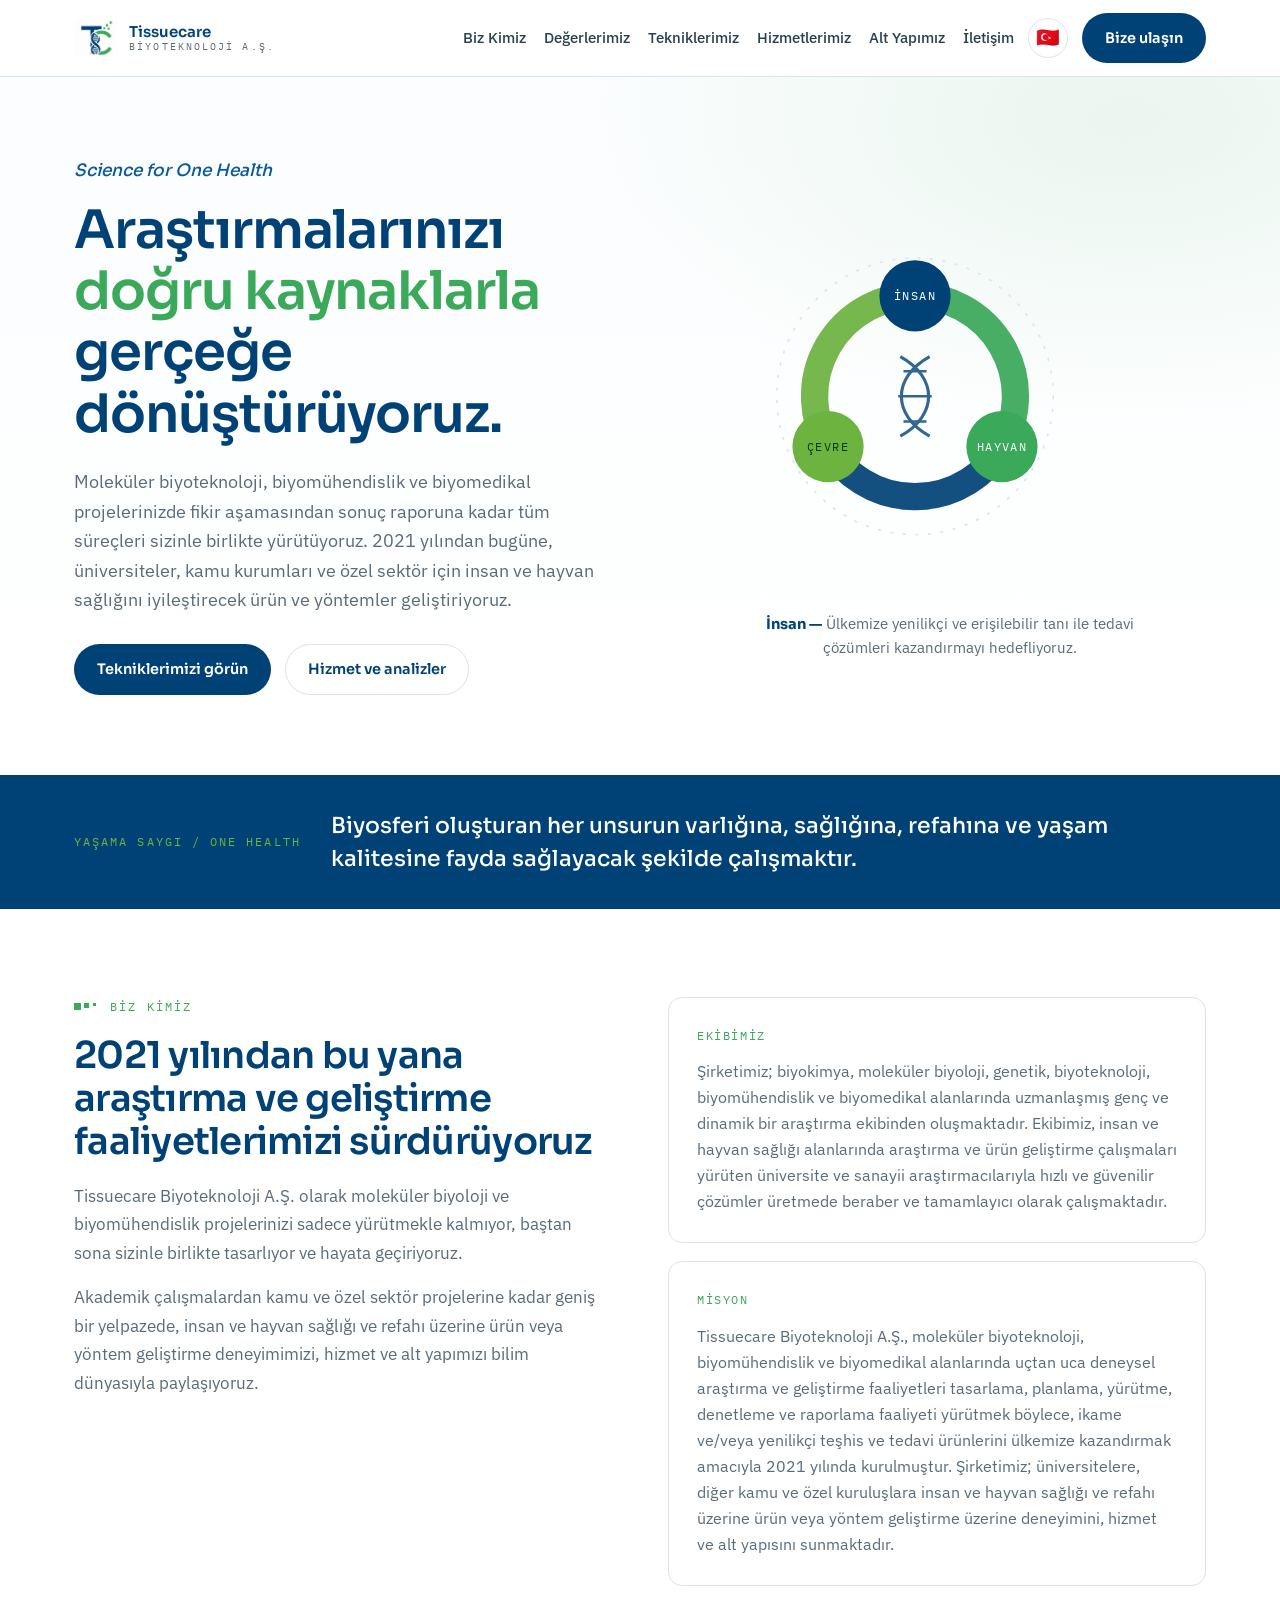
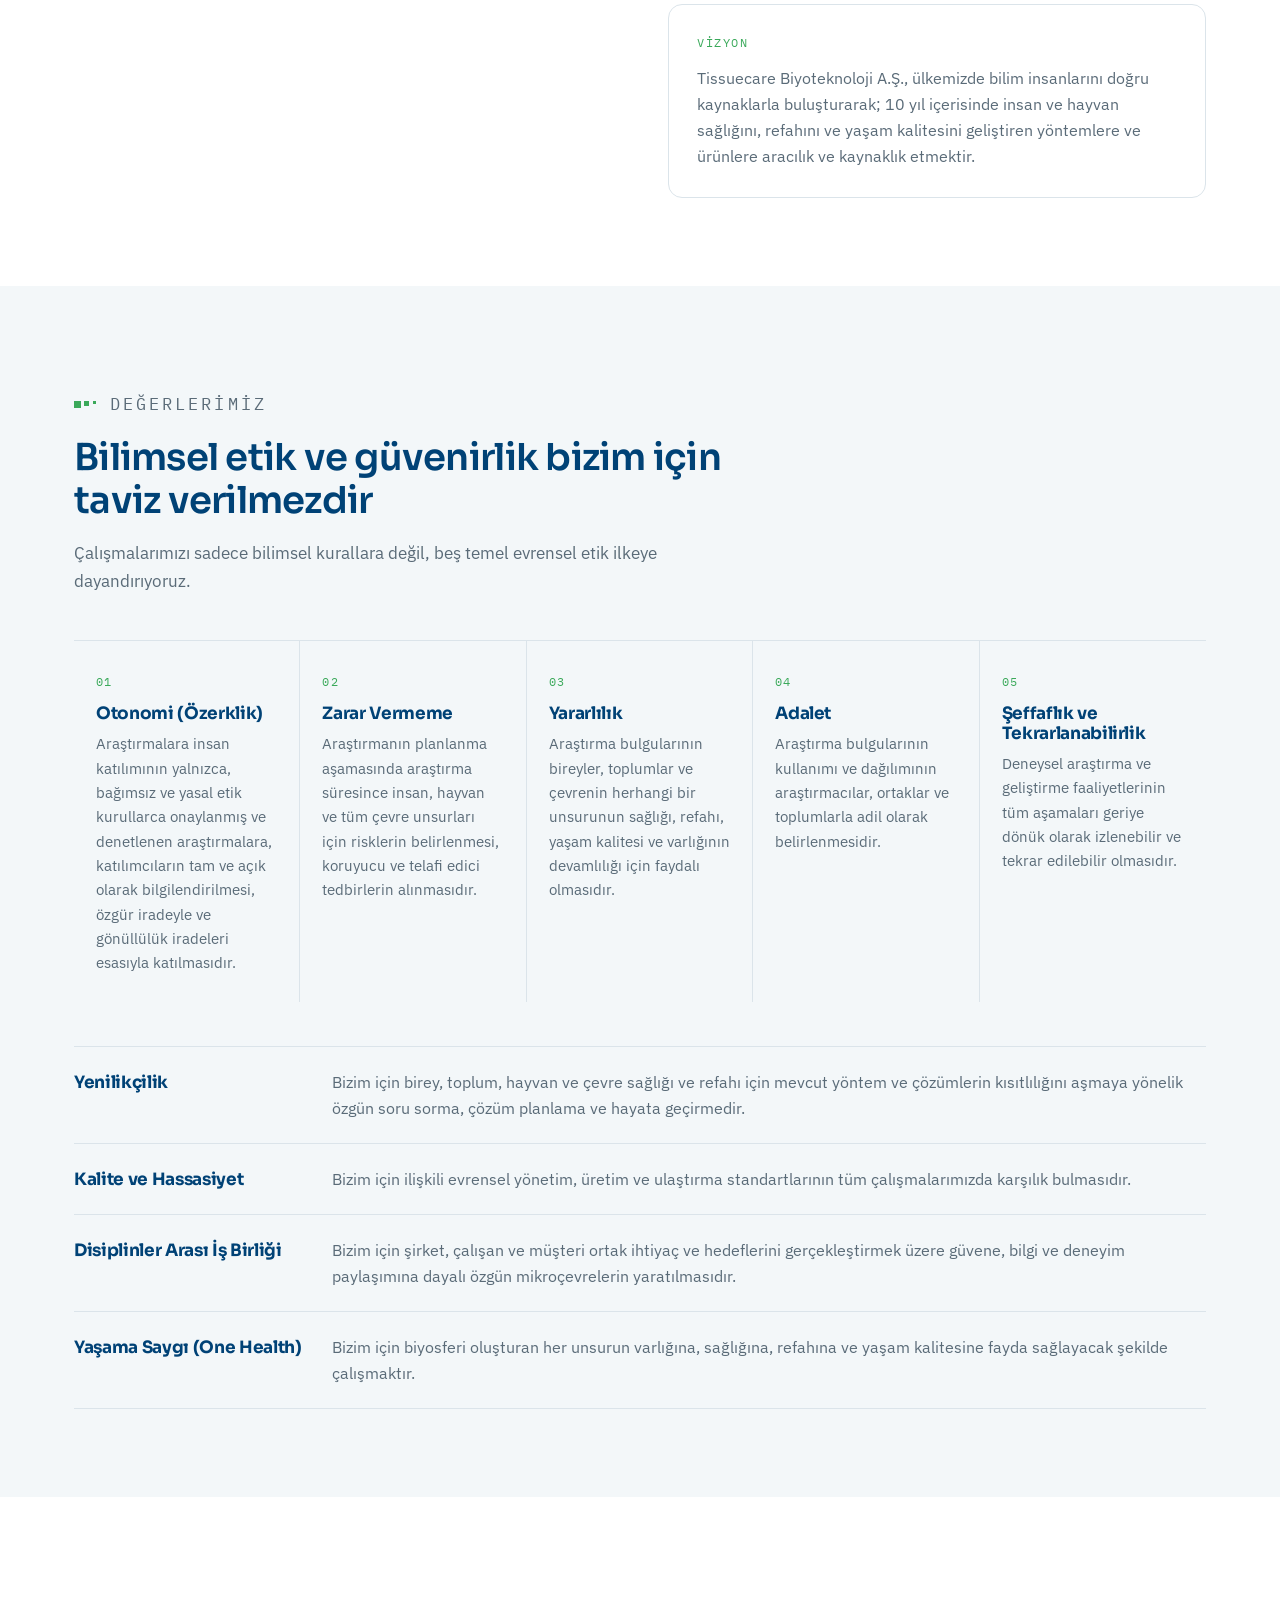
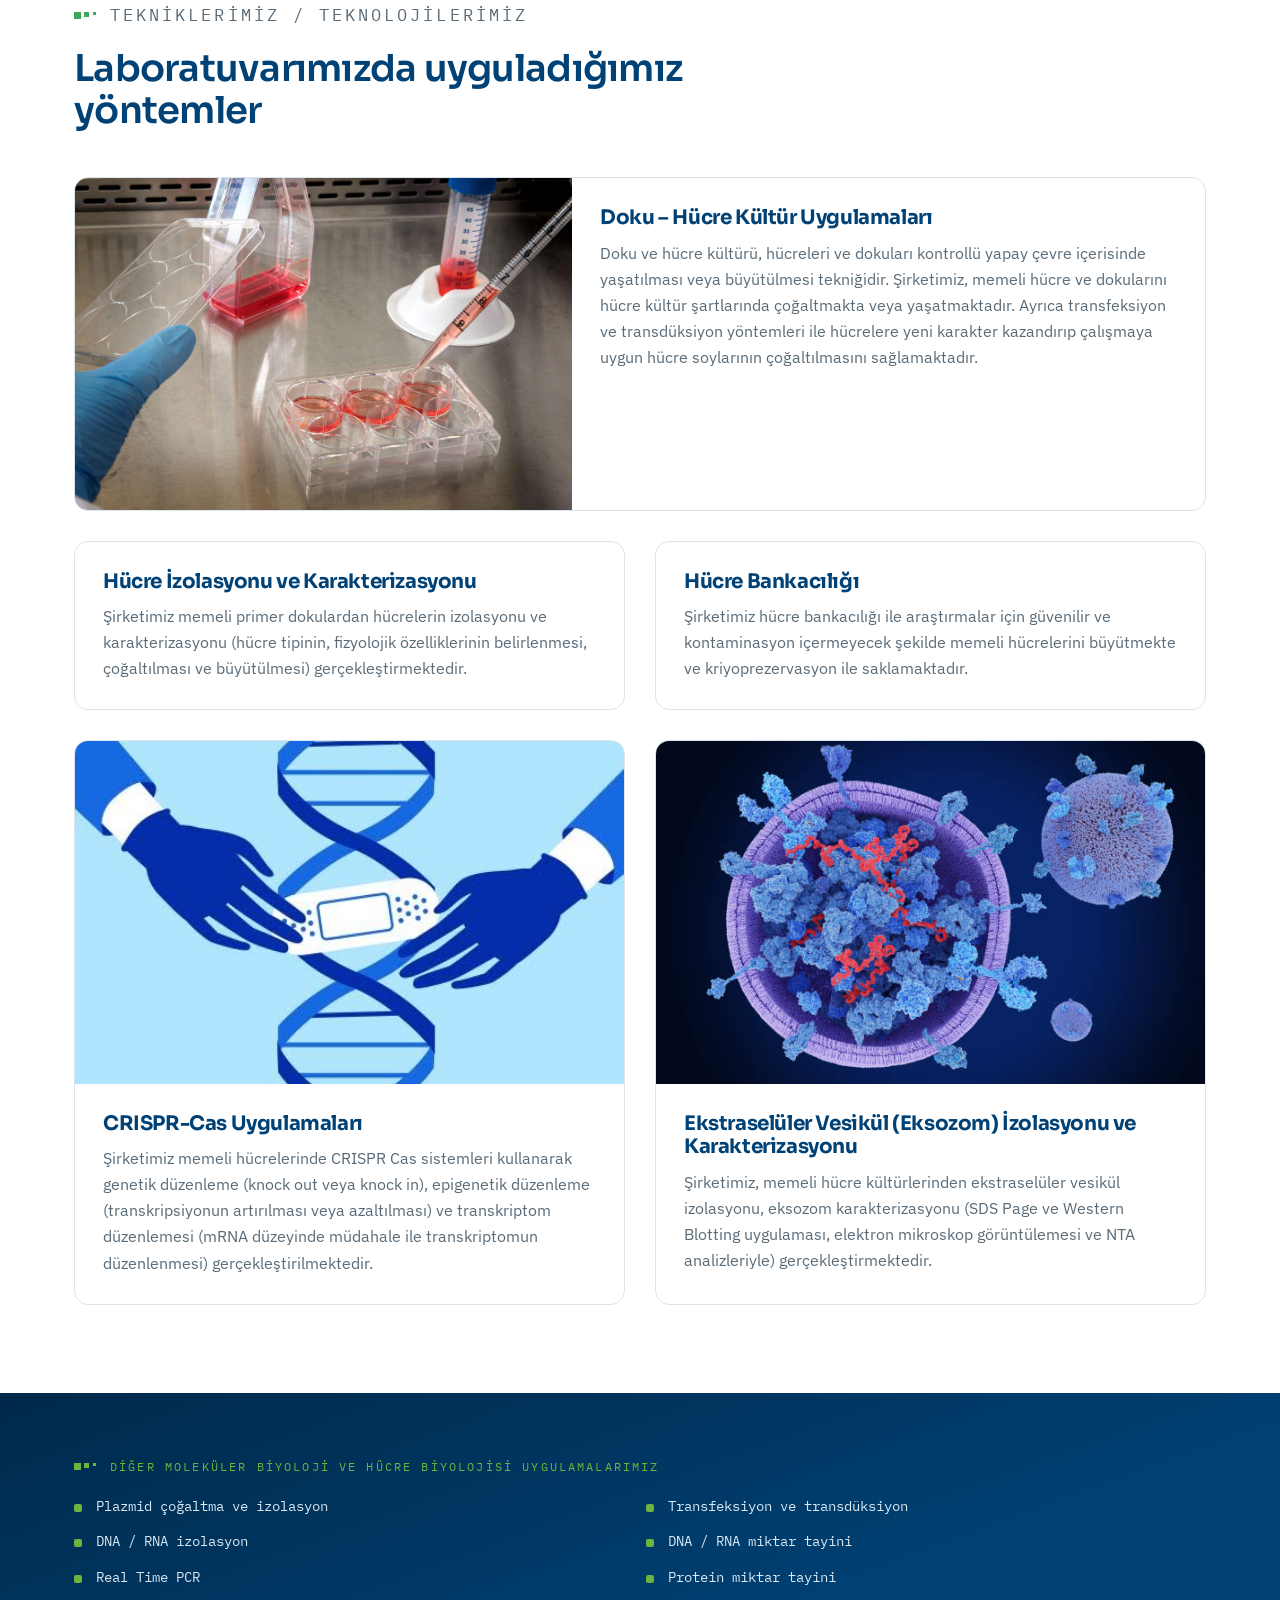
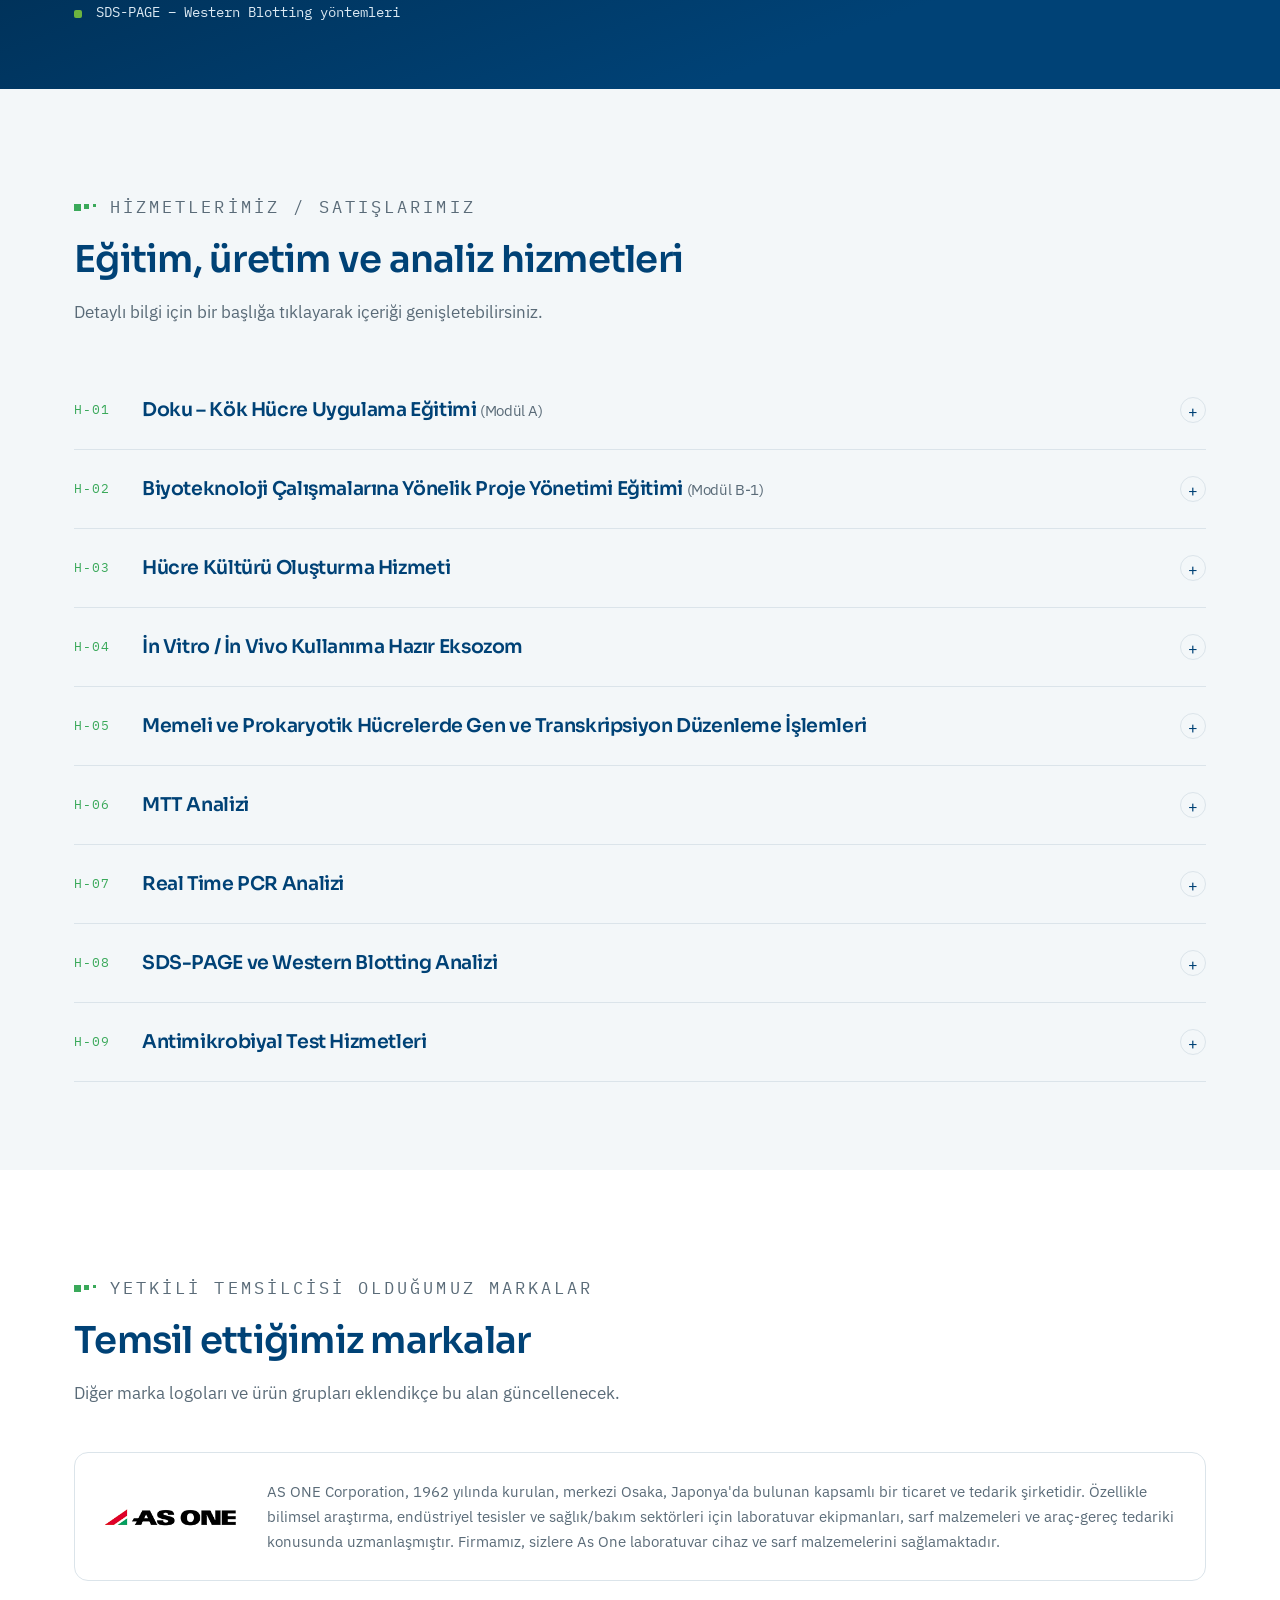
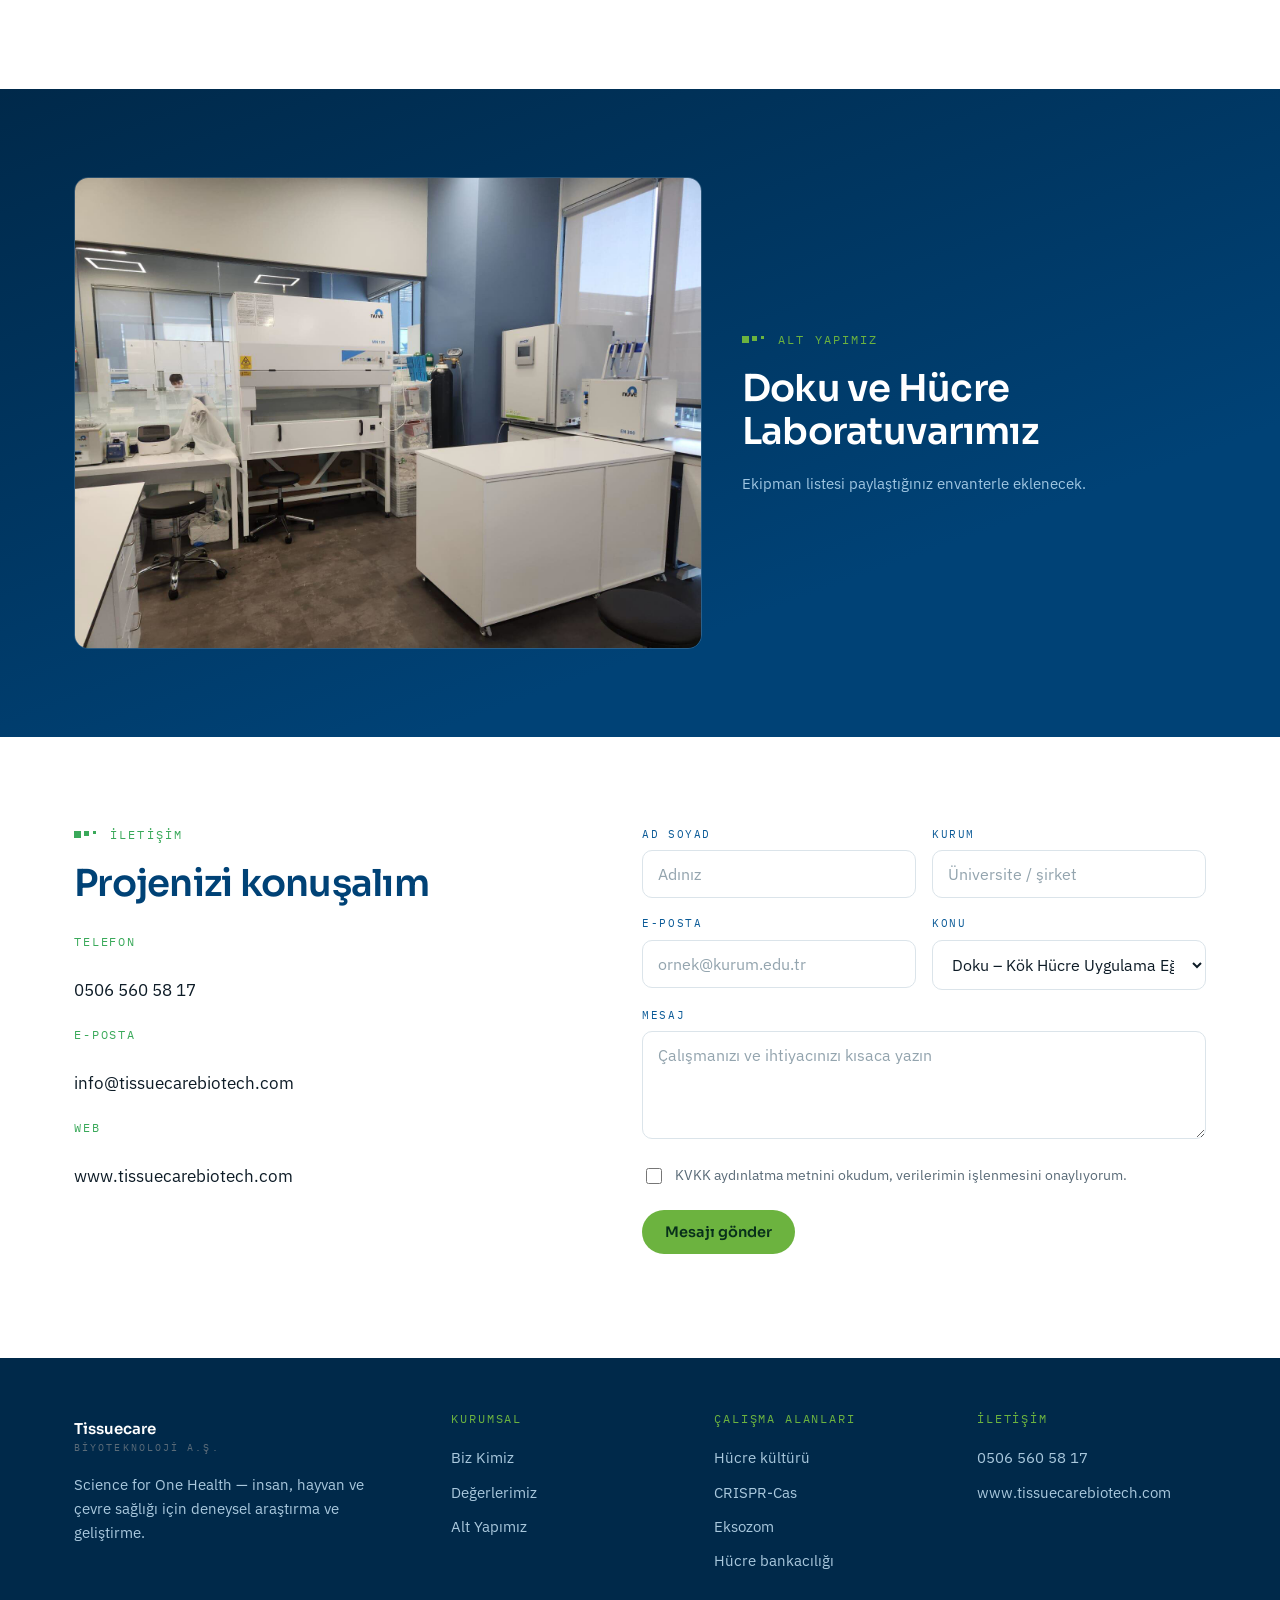
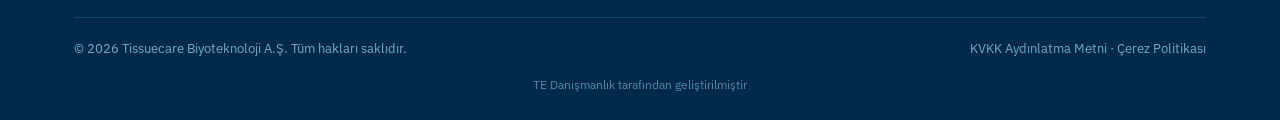
<file: index.html>
<!DOCTYPE html>
<html lang="tr">
<head>
<meta charset="utf-8">
<meta name="viewport" content="width=device-width, initial-scale=1">
<title>Tissuecare Biyoteknoloji A.Ş. — Science for One Health</title>
<meta name="description" content="Tissuecare Biyoteknoloji A.Ş. olarak moleküler biyoteknoloji, biyomühendislik ve biyomedikal alanlarında fikir aşamasından raporlamaya kadar uçtan uca araştırma ve geliştirme hizmeti veriyoruz. Hücre kültürü, hücre bankacılığı, CRISPR-Cas ve eksozom uygulamalarında yanınızdayız.">
<meta name="robots" content="index, follow">
<link rel="canonical" href="https://tissuecarebiotech.com/">

<link rel="icon" href="/assets/images/favicon.ico" sizes="any">
<link rel="icon" href="/assets/images/favicon-32.png" type="image/png">
<link rel="apple-touch-icon" href="/assets/images/apple-touch-icon.png">

<meta property="og:type" content="website">
<meta property="og:site_name" content="Tissuecare Biyoteknoloji A.Ş.">
<meta property="og:title" content="Tissuecare Biyoteknoloji A.Ş. — Science for One Health">
<meta property="og:description" content="Moleküler biyoteknoloji, biyomühendislik ve biyomedikal alanlarında uçtan uca araştırma ve geliştirme hizmeti. Hücre kültürü, hücre bankacılığı, CRISPR-Cas ve eksozom uygulamaları.">
<meta property="og:url" content="https://tissuecarebiotech.com/">
<meta property="og:image" content="https://tissuecarebiotech.com/assets/images/logo.png">
<meta property="og:locale" content="tr_TR">
<meta name="twitter:card" content="summary">
<meta name="twitter:title" content="Tissuecare Biyoteknoloji A.Ş. — Science for One Health">
<meta name="twitter:description" content="Moleküler biyoteknoloji, biyomühendislik ve biyomedikal alanlarında uçtan uca araştırma ve geliştirme hizmeti.">
<meta name="twitter:image" content="https://tissuecarebiotech.com/assets/images/logo.png">

<script type="application/ld+json">
{
  "@context": "https://schema.org",
  "@type": "Organization",
  "name": "Tissuecare Biyoteknoloji A.Ş.",
  "url": "https://tissuecarebiotech.com/",
  "logo": "https://tissuecarebiotech.com/assets/images/logo.png",
  "description": "Moleküler biyoteknoloji, biyomühendislik ve biyomedikal alanlarında uçtan uca araştırma ve geliştirme hizmeti.",
  "telephone": "+905065605817",
  "email": "info@tissuecarebiotech.com"
}
</script>

<link rel="preconnect" href="https://fonts.googleapis.com">
<link rel="preconnect" href="https://fonts.gstatic.com" crossorigin>
<link href="https://fonts.googleapis.com/css2?family=Sora:wght@400;500;600;700&family=IBM+Plex+Sans:ital,wght@0,400;0,500;0,600;1,400&family=IBM+Plex+Mono:wght@400;500&display=swap" rel="stylesheet">
<style>
:root{
  --navy:#004276; --navy-deep:#00294a; --navy-soft:#0a5a97;
  --green:#3aa95a; --lime:#6cb33f;
  --ink:#0d1b26; --slate:#5a6b78; --line:#dbe4ea; --paper:#f3f7f9; --white:#fff;
  --maxw:1180px; --r:14px;
}
*{box-sizing:border-box}
html{scroll-behavior:smooth;scroll-padding-top:84px}
body{margin:0;background:#fff;color:var(--ink);font-family:"IBM Plex Sans",system-ui,sans-serif;
  font-size:16.5px;line-height:1.68;-webkit-font-smoothing:antialiased}
h1,h2,h3,h4{font-family:"Sora",system-ui,sans-serif;line-height:1.16;letter-spacing:-.02em;margin:0}
p{margin:0}a{color:inherit;text-decoration:none}img{max-width:100%;display:block}
.wrap{max-width:var(--maxw);margin:0 auto;padding:0 24px}
:focus-visible{outline:3px solid var(--lime);outline-offset:3px;border-radius:4px}

/* eyebrow — logodaki dağılan kare motifi */
.eyebrow{display:flex;align-items:center;gap:10px;font-family:"IBM Plex Mono",monospace;font-size:12px;
  letter-spacing:.18em;text-transform:uppercase;color:var(--green);margin-bottom:18px}
.eyebrow::before{content:"";width:26px;height:7px;flex:none;
  background:linear-gradient(var(--green),var(--green)) 0 0/7px 7px no-repeat,
             linear-gradient(var(--green),var(--green)) 10px 0/5px 5px no-repeat,
             linear-gradient(var(--green),var(--green)) 19px 0/3px 3px no-repeat}
.on-dark .eyebrow{color:var(--lime)}
.on-dark .eyebrow::before{background-image:linear-gradient(var(--lime),var(--lime)),linear-gradient(var(--lime),var(--lime)),linear-gradient(var(--lime),var(--lime))}

/* header */
header{position:sticky;top:0;z-index:60;background:rgba(255,255,255,.93);backdrop-filter:blur(10px);border-bottom:1px solid var(--line)}
.nav{display:flex;align-items:center;gap:26px;height:76px}
.brand{display:flex;align-items:center;gap:12px;flex:none}
.brand img{height:38px;width:auto;object-fit:contain}
.brand span{font-family:"Sora";font-weight:600;font-size:15px;color:var(--navy);line-height:1.1}
.brand span small{display:block;font-family:"IBM Plex Mono";font-weight:400;font-size:9.5px;
  letter-spacing:.22em;color:var(--slate);text-transform:uppercase;margin-top:2px}
.nav-right{display:flex;align-items:center;gap:14px;margin-left:auto}
.menu{display:flex;gap:18px;font-size:14.5px;font-weight:500}
.menu a{padding:6px 0;position:relative;color:#28414f;white-space:nowrap}
.menu a::after{content:"";position:absolute;left:0;bottom:0;height:2px;width:0;background:var(--green);transition:width .25s}
.menu a:hover::after,.menu a:focus-visible::after{width:100%}
.btn{display:inline-flex;align-items:center;gap:9px;padding:12px 22px;border-radius:100px;
  font-family:"Sora";font-weight:600;font-size:14.5px;border:1.5px solid transparent;transition:.2s;cursor:pointer;white-space:nowrap}
.btn-primary{background:var(--navy);color:#fff}.btn-primary:hover{background:var(--navy-soft)}
.btn-ghost{border-color:var(--line);color:var(--navy);background:#fff}.btn-ghost:hover{border-color:var(--green);color:var(--green)}
.btn-lime{background:var(--lime);color:#08301b}.btn-lime:hover{background:var(--green);color:#fff}
.burger{display:none;background:none;border:0;padding:8px;cursor:pointer}
.burger span{display:block;width:22px;height:2px;background:var(--navy);margin:4px 0}
.lang-switch{position:relative;flex:none}
.lang-flag{border:1px solid var(--line);background:#fff;width:40px;height:40px;border-radius:100%;
  display:flex;align-items:center;justify-content:center;font-size:19px;cursor:pointer;line-height:1;padding:0;transition:.2s}
.lang-flag:hover{border-color:var(--green)}
.lang-dropdown{position:absolute;top:calc(100% + 8px);right:0;background:#fff;border:1px solid var(--line);
  border-radius:14px;box-shadow:0 14px 34px rgba(0,66,118,.14);padding:6px;display:none;flex-direction:column;
  gap:2px;min-width:150px;z-index:70}
.lang-dropdown.open{display:flex}
.lang-dropdown button{display:flex;align-items:center;gap:10px;border:0;background:none;padding:9px 10px;
  border-radius:9px;font-family:"IBM Plex Sans";font-size:14px;color:var(--ink);cursor:pointer;text-align:left;width:100%}
.lang-dropdown button .flag{font-size:19px;line-height:1}
.lang-dropdown button:hover{background:var(--paper)}
.lang-dropdown button.active{background:var(--paper);font-weight:600;color:var(--navy)}

/* hero */
.hero{overflow:hidden;background:radial-gradient(900px 500px at 88% 6%,#eaf6ef 0%,transparent 60%),linear-gradient(180deg,#fbfdfe,#fff)}
.hero .wrap{display:grid;grid-template-columns:1.05fr .95fr;gap:56px;align-items:center;padding-top:80px;padding-bottom:80px}
.hero h1{font-size:clamp(33px,4.3vw,53px);font-weight:600;color:var(--navy)}
.hero h1 em{font-style:normal;color:var(--green)}
.tagline{font-family:"Sora";font-style:italic;font-weight:500;color:var(--navy-soft);font-size:17px;margin-bottom:14px}
.hero p.lead{margin-top:22px;font-size:17.5px;color:var(--slate);max-width:540px}
.hero-cta{display:flex;gap:14px;margin-top:30px;flex-wrap:wrap}

/* One Health imzası */
.triad{width:100%;max-width:440px;margin-inline:auto}
.triad .ring{transform-origin:center;animation:spin 48s linear infinite}
@keyframes spin{to{transform:rotate(360deg)}}
.triad .node{cursor:pointer}.triad .node circle{transition:.3s}
.triad text{font-family:"IBM Plex Mono";font-size:11px;letter-spacing:.12em}
.triad-note{margin-top:14px;text-align:center;font-size:14.5px;color:var(--slate);min-height:46px;max-width:400px;margin-inline:auto}
.triad-note b{color:var(--navy);font-family:"Sora"}

/* değer bandı */
.band{background:var(--navy);color:#fff;padding:34px 0}
.band .wrap{display:grid;grid-template-columns:auto 1fr;gap:30px;align-items:center}
.band .k{font-family:"IBM Plex Mono";font-size:11.5px;letter-spacing:.18em;text-transform:uppercase;color:var(--lime);white-space:nowrap}
.band p{font-family:"Sora";font-weight:500;font-size:clamp(17px,2vw,22px);line-height:1.5}

section{padding:88px 0}
.sec-head{max-width:700px;margin-bottom:44px}
.sec-head h2{font-size:clamp(27px,3vw,37px);font-weight:600;color:var(--navy)}
.sec-head p{margin-top:16px;color:var(--slate);font-size:17px}
.alt{background:var(--paper)}
.dark{background:linear-gradient(160deg,var(--navy-deep),var(--navy) 72%);color:#fff}
.dark .sec-head h2{color:#fff}.dark .sec-head p{color:#b9d3e6}

/* biz kimiz */
.two{display:grid;grid-template-columns:1fr 1fr;gap:56px;align-items:start}
.mv{display:grid;gap:18px}
.mv .card h3{font-size:18px}
.card{background:#fff;border:1px solid var(--line);border-radius:var(--r);padding:28px;transition:.25s}
.card h3{font-size:19px;color:var(--navy);margin-bottom:10px}
.card p{color:var(--slate);font-size:15.5px}
.card .code{font-family:"IBM Plex Mono";font-size:11.5px;letter-spacing:.14em;color:var(--green);text-transform:uppercase;display:block;margin-bottom:13px}
.hoverable:hover{border-color:var(--green);transform:translateY(-4px);box-shadow:0 14px 34px rgba(0,66,118,.10)}
.grid{display:grid;gap:22px}
.g2{grid-template-columns:repeat(2,1fr)}
.g3{grid-template-columns:repeat(3,1fr)}

/* etik ilkeler — numaralı, çünkü tanımlı bir ilke seti */
.principles{display:grid;grid-template-columns:repeat(5,1fr);gap:0;border-top:1px solid var(--line)}
.principle{padding:26px 22px;border-right:1px solid var(--line)}
.principle:last-child{border-right:0}
.principle .n{font-family:"IBM Plex Mono";font-size:12px;color:var(--green);letter-spacing:.1em}
.principle h4{font-size:17px;color:var(--navy);margin:10px 0 8px}
.principle p{font-size:14.5px;color:var(--slate)}
.stance{display:grid;gap:0;margin-top:44px;border-top:1px solid var(--line)}
.stance div{display:grid;grid-template-columns:230px 1fr;gap:28px;padding:22px 0;border-bottom:1px solid var(--line);align-items:baseline}
.stance h4{font-size:17px;color:var(--navy)}
.stance p{color:var(--slate);font-size:15.5px}

/* teknikler */
.tech{display:grid;grid-template-columns:1fr 1fr;gap:30px}
.tech article{background:#fff;border:1px solid var(--line);border-radius:var(--r);overflow:hidden;display:flex;flex-direction:column}
.tech article.wide{grid-column:1/-1;flex-direction:row}
.tech article.wide .ph{width:44%;flex:none}
.tech .ph{background:#eef3f6;aspect-ratio:16/10;overflow:hidden}
.tech article.wide .ph{aspect-ratio:auto}
.tech .ph img{width:100%;height:100%;object-fit:cover;transition:transform .5s}
.tech article:hover .ph img{transform:scale(1.04)}
.tech .body{padding:28px}
.tech h3{font-size:20px;color:var(--navy);margin-bottom:10px}
.tech p{color:var(--slate);font-size:15.5px}
.methods{list-style:none;padding:0;margin:0;display:grid;grid-template-columns:repeat(2,1fr);gap:12px}
.methods li{font-family:"IBM Plex Mono";font-size:14px;color:#dbe9f3;padding-left:22px;position:relative}
.methods li::before{content:"";position:absolute;left:0;top:9px;width:8px;height:8px;background:var(--lime);border-radius:2px}

/* hizmetler */
.svc{border-top:1px solid var(--line)}
.svc article{display:grid;grid-template-columns:64px 1fr 150px;gap:24px;padding:26px 0;border-bottom:1px solid var(--line);align-items:baseline}
.svc .n{font-family:"IBM Plex Mono";font-size:13px;color:var(--green);letter-spacing:.08em}
.svc h3{font-size:19px;color:var(--navy);margin-bottom:7px}
.svc p{color:var(--slate);font-size:15.5px}
.svc .cta{text-align:right;font-family:"Sora";font-weight:600;font-size:14px;color:var(--navy);white-space:nowrap}
.svc .cta::after{content:" →"}

/* hizmetler — genişletilebilir hizmet detayları */
.svc-detail{border-bottom:1px solid var(--line)}
.svc-detail summary{display:flex;gap:20px;align-items:center;padding:26px 0;cursor:pointer;list-style:none}
.svc-detail summary::-webkit-details-marker{display:none}
.svc-detail summary .n{font-family:"IBM Plex Mono";font-size:13px;color:var(--green);letter-spacing:.08em;flex:none;width:48px}
.svc-detail summary h3{font-size:19px;color:var(--navy);flex:1;font-weight:600}
.svc-detail summary h3 .suf{font-weight:400;font-size:15px;color:var(--slate);font-family:"IBM Plex Sans"}
.svc-detail summary .chev{flex:none;width:26px;height:26px;border-radius:100%;border:1px solid var(--line);
  display:grid;place-items:center;color:var(--navy);font-size:16px;transition:.25s}
.svc-detail[open] summary .chev{transform:rotate(45deg);border-color:var(--green);color:var(--green)}
.svc-body{padding:0 0 36px 68px;display:grid;gap:20px}
.svc-body h4{font-family:"IBM Plex Mono";font-size:12px;letter-spacing:.12em;text-transform:uppercase;color:var(--green);margin-bottom:8px}
.svc-body p{color:var(--slate);font-size:15.5px}
.svc-body ul{margin:0;padding-left:20px;color:var(--slate);font-size:15px;display:grid;gap:7px}
.svc-body li>b{color:var(--ink)}
.svc-body .cols{display:grid;grid-template-columns:1fr 1fr;gap:26px}
.svc-body .ph{border-radius:var(--r);overflow:hidden;border:1px solid var(--line)}
.svc-body .ph.sm{max-width:420px}
.svc-body .img-stack{display:grid;gap:20px}
.svc-body .ph img{width:100%;display:block}
.svc-meta{display:grid;grid-template-columns:repeat(auto-fit,minmax(170px,1fr));gap:18px;padding:18px 20px;background:var(--paper);border-radius:12px}
.svc-meta div dt{font-family:"IBM Plex Mono";font-size:11px;letter-spacing:.1em;text-transform:uppercase;color:var(--green)}
.svc-meta div dd{margin:5px 0 0;color:var(--ink);font-size:14.5px}
.svc-table-wrap{overflow-x:auto}
.svc-table{width:100%;border-collapse:collapse;font-size:14.5px;min-width:440px}
.svc-table th,.svc-table td{border:1px solid var(--line);padding:10px 14px;text-align:left}
.svc-table th{background:var(--paper);color:var(--navy);font-family:"Sora";font-weight:600;font-size:13px}
.svc-note{font-size:14px;color:var(--navy-soft)}
.svc-note a{text-decoration:underline}

/* markalar / alt yapı */
.brand-card{display:flex;align-items:center;gap:28px;border:1px solid var(--line);border-radius:var(--r);padding:26px 28px;margin-bottom:20px;background:#fff}
.brand-card img{height:34px;width:auto;flex:none}
.brand-card p{color:var(--slate);font-size:15px}
.lab{display:grid;grid-template-columns:1.15fr .85fr;gap:40px;align-items:center}
.lab img{border-radius:var(--r);border:1px solid rgba(255,255,255,.16)}
.lab ul{list-style:none;padding:0;margin:22px 0 0;display:grid;gap:12px}
.lab li{padding-left:24px;position:relative;color:#c5dced;font-size:15.5px}
.lab li::before{content:"";position:absolute;left:0;top:9px;width:9px;height:9px;background:var(--lime);border-radius:2px}

/* iletişim */
.contact{display:grid;grid-template-columns:1fr 1.1fr;gap:56px}
.info dl{margin:0;display:grid;gap:20px}
.info dt{font-family:"IBM Plex Mono";font-size:11.5px;letter-spacing:.16em;text-transform:uppercase;color:var(--green)}
.info dd{margin:6px 0 0;color:var(--ink);font-size:16.5px}
.info dd a:hover{color:var(--green)}
form{display:grid;gap:16px}
.row{display:grid;grid-template-columns:1fr 1fr;gap:16px}
label{display:block;font-family:"IBM Plex Mono";font-size:11px;letter-spacing:.14em;text-transform:uppercase;color:var(--navy-soft);margin-bottom:7px}
input,textarea,select{width:100%;padding:13px 15px;border-radius:10px;border:1px solid var(--line);
  background:#fff;color:var(--ink);font-family:inherit;font-size:15.5px}
input::placeholder,textarea::placeholder{color:#93a4ae}
input:focus,textarea:focus,select:focus{border-color:var(--green);outline:none}
select option{color:var(--ink)}
.consent{display:flex;gap:10px;align-items:flex-start;font-size:13.5px;color:var(--slate);text-transform:none;letter-spacing:normal;font-family:"IBM Plex Sans",system-ui,sans-serif}
.consent input{width:16px;height:16px;flex:none;margin-top:4px}

footer{background:var(--navy-deep);color:#a9c8dd;padding:54px 0 24px;font-size:14.5px}
.f-grid{display:grid;grid-template-columns:1.5fr 1fr 1fr 1fr;gap:34px}
.f-grid h4{font-family:"IBM Plex Mono";font-size:11.5px;letter-spacing:.16em;text-transform:uppercase;color:var(--lime);margin-bottom:16px;font-weight:400}
.f-grid a{display:block;padding:5px 0;color:#a9c8dd}.f-grid a:hover{color:#fff}
footer .brand span{color:#fff}
.f-bot{margin-top:38px;padding-top:20px;border-top:1px solid rgba(255,255,255,.12);display:flex;justify-content:space-between;gap:16px;flex-wrap:wrap;font-size:13px;color:#7ea6c4}

.rv{opacity:0;transform:translateY(18px);transition:opacity .6s ease,transform .6s ease}
.rv.in{opacity:1;transform:none}

@media (max-width:1080px){
  .menu{display:none}.burger{display:block}
  .menu.open{display:flex;position:absolute;top:76px;left:0;right:0;background:#fff;flex-direction:column;gap:0;padding:12px 24px 20px;border-bottom:1px solid var(--line)}
  .menu.open a{padding:12px 0;border-bottom:1px solid var(--line)}
  .nav .btn{display:none}
  .hero .wrap,.two,.contact,.lab,.tech{grid-template-columns:1fr;gap:38px}
  .tech article.wide{flex-direction:column}.tech article.wide .ph{width:100%;aspect-ratio:16/9}
  .principles{grid-template-columns:1fr 1fr}
  .principle{border-right:0;border-bottom:1px solid var(--line)}
  .band .wrap{grid-template-columns:1fr;gap:12px}
  .svc-body{padding-left:0}
  .svc-body .cols{grid-template-columns:1fr}
  .svc-body .ph.ph-scroll{overflow-x:auto;-webkit-overflow-scrolling:touch;max-width:100%}
  .svc-body .ph.ph-scroll img{width:900px;max-width:none}
}
@media (max-width:620px){
  section{padding:62px 0}
  .g2,.g3,.row,.f-grid,.methods,.principles{grid-template-columns:1fr}
  .stance div,.svc article{grid-template-columns:1fr;gap:8px}
  .svc .cta{text-align:left}
  .svc-detail summary{gap:12px}
  .svc-detail summary h3{font-size:16.5px}
  .brand-card{flex-direction:column;align-items:flex-start;gap:16px}
  .svc-body .ph,.svc-body .ph.sm{max-width:90%;margin-inline:auto}
  .lab img{max-width:90%;margin-inline:auto}
}
@media (prefers-reduced-motion:reduce){*{animation:none!important;transition:none!important}.rv{opacity:1;transform:none}html{scroll-behavior:auto}}
</style>
</head>
<body>

<header>
  <div class="wrap nav">
    <a class="brand" href="#top">
      <img src="assets/images/logo.png" alt="Tissuecare Biyoteknoloji A.Ş. logosu" onerror="this.style.display='none'">
      <span>Tissuecare<small>Biyoteknoloji A.Ş.</small></span>
    </a>
    <div class="nav-right">
      <nav class="menu" id="menu">
        <a href="#kimiz" data-i18n="nav.kimiz">Biz Kimiz</a>
        <a href="#degerler" data-i18n="nav.degerler">Değerlerimiz</a>
        <a href="#teknikler" data-i18n="nav.teknikler">Tekniklerimiz</a>
        <a href="#hizmetler" data-i18n="nav.hizmetler">Hizmetlerimiz</a>
        <a href="#altyapi" data-i18n="nav.altyapi">Alt Yapımız</a>
        <a href="#iletisim" data-i18n="nav.iletisim">İletişim</a>
      </nav>
      <div class="lang-switch" id="langSwitch">
        <button type="button" class="lang-flag" id="langFlag" aria-haspopup="true" aria-expanded="false" aria-label="Dil seçin">🇹🇷</button>
        <div class="lang-dropdown" id="langDropdown">
          <button type="button" data-lang="tr" class="active"><span class="flag">🇹🇷</span> Türkçe</button>
          <button type="button" data-lang="en"><span class="flag">🇬🇧</span> English</button>
          <button type="button" data-lang="ja"><span class="flag">🇯🇵</span> 日本語</button>
        </div>
      </div>
      <a class="btn btn-primary" href="#iletisim" data-i18n="nav.cta">Bize ulaşın</a>
      <button class="burger" aria-label="Menüyü aç" aria-expanded="false" data-i18n-aria="nav.burgerAria"><span></span><span></span><span></span></button>
    </div>
  </div>
</header>

<main id="top">

<section class="hero" style="padding:0">
  <div class="wrap">
    <div>
      <p class="tagline" data-i18n="hero.tagline">Science for One Health</p>
      <h1 id="heroH1">Araştırmalarınızı <em>doğru kaynaklarla</em> gerçeğe dönüştürüyoruz.</h1>
      <p class="lead" data-i18n="hero.lead">Moleküler biyoteknoloji, biyomühendislik ve biyomedikal projelerinizde fikir aşamasından sonuç raporuna kadar tüm süreçleri sizinle birlikte yürütüyoruz. 2021 yılından bugüne, üniversiteler, kamu kurumları ve özel sektör için insan ve hayvan sağlığını iyileştirecek ürün ve yöntemler geliştiriyoruz.</p>
      <div class="hero-cta">
        <a class="btn btn-primary" href="#teknikler" data-i18n="hero.cta1">Tekniklerimizi görün</a>
        <a class="btn btn-ghost" href="#hizmetler" data-i18n="hero.cta2">Hizmet ve analizler</a>
      </div>
    </div>
    <div>
      <svg class="triad" viewBox="0 0 420 380" role="img" aria-label="One Health: insan, hayvan ve çevre sağlığı" data-i18n-aria="triad.aria">
        <g class="ring"><circle cx="210" cy="196" r="132" fill="none" stroke="#dbe4ea" stroke-width="1.5" stroke-dasharray="3 9"/></g>
        <circle cx="210" cy="196" r="96" fill="none" stroke="#eef3f6" stroke-width="26"/>
        <path d="M210 100 A96 96 0 0 1 293 244" fill="none" stroke="#3aa95a" stroke-width="26" stroke-linecap="round" opacity=".92"/>
        <path d="M293 244 A96 96 0 0 1 127 244" fill="none" stroke="#004276" stroke-width="26" stroke-linecap="round" opacity=".92"/>
        <path d="M127 244 A96 96 0 0 1 210 100" fill="none" stroke="#6cb33f" stroke-width="26" stroke-linecap="round" opacity=".92"/>
        <g stroke="#004276" stroke-width="3" fill="none" opacity=".8">
          <path d="M196 158 C 232 178, 232 214, 196 234"/><path d="M224 158 C 188 178, 188 214, 224 234"/>
          <path d="M199 172h22M194 196h32M199 220h22" stroke-width="2.4"/>
        </g>
        <g class="node on" data-t="insan" tabindex="0" role="button" aria-label="İnsan"><circle cx="210" cy="100" r="34" fill="#004276"/><text x="210" y="104" text-anchor="middle" fill="#fff" data-i18n="triad.human">İNSAN</text></g>
        <g class="node" data-t="hayvan" tabindex="0" role="button" aria-label="Hayvan"><circle cx="293" cy="244" r="34" fill="#3aa95a"/><text x="293" y="248" text-anchor="middle" fill="#fff" data-i18n="triad.animal">HAYVAN</text></g>
        <g class="node" data-t="cevre" tabindex="0" role="button" aria-label="Çevre"><circle cx="127" cy="244" r="34" fill="#6cb33f"/><text x="127" y="248" text-anchor="middle" fill="#093a15" data-i18n="triad.environment">ÇEVRE</text></g>
      </svg>
      <p class="triad-note" id="triadNote"><b>İnsan —</b> Ülkemize yenilikçi ve erişilebilir tanı ile tedavi çözümleri kazandırmayı hedefliyoruz.</p>
    </div>
  </div>
</section>

<div class="band">
  <div class="wrap">
    <span class="k" data-i18n="band.k">Yaşama saygı / One Health</span>
    <p data-i18n="band.p">Biyosferi oluşturan her unsurun varlığına, sağlığına, refahına ve yaşam kalitesine fayda sağlayacak şekilde çalışmaktır.</p>
  </div>
</div>

<!-- BİZ KİMİZ -->
<section id="kimiz">
  <div class="wrap two">
    <div class="rv">
      <p class="eyebrow" data-i18n="kimiz.eyebrow">Biz Kimiz</p>
      <h2 style="font-size:clamp(27px,3vw,37px);font-weight:600;color:var(--navy)" data-i18n="kimiz.h2">2021 yılından bu yana araştırma ve geliştirme faaliyetlerimizi sürdürüyoruz</h2>
      <p style="margin-top:18px;color:var(--slate);font-size:17px" data-i18n="kimiz.p1">Tissuecare Biyoteknoloji A.Ş. olarak moleküler biyoloji ve biyomühendislik projelerinizi sadece yürütmekle kalmıyor, baştan sona sizinle birlikte tasarlıyor ve hayata geçiriyoruz.</p>
      <p style="margin-top:16px;color:var(--slate);font-size:17px" data-i18n="kimiz.p2">Akademik çalışmalardan kamu ve özel sektör projelerine kadar geniş bir yelpazede, insan ve hayvan sağlığı ve refahı üzerine ürün veya yöntem geliştirme deneyimimizi, hizmet ve alt yapımızı bilim dünyasıyla paylaşıyoruz.</p>
    </div>
    <div class="mv rv">
      <div class="card"><span class="code" data-i18n="kimiz.ekip.label">Ekibimiz</span><p data-i18n="kimiz.ekip.text">Şirketimiz; biyokimya, moleküler biyoloji, genetik, biyoteknoloji, biyomühendislik ve biyomedikal alanlarında uzmanlaşmış genç ve dinamik bir araştırma ekibinden oluşmaktadır. Ekibimiz, insan ve hayvan sağlığı alanlarında araştırma ve ürün geliştirme çalışmaları yürüten üniversite ve sanayii araştırmacılarıyla hızlı ve güvenilir çözümler üretmede beraber ve tamamlayıcı olarak çalışmaktadır.</p></div>
      <div class="card"><span class="code" data-i18n="kimiz.misyon.label">Misyon</span><p data-i18n="kimiz.misyon.text">Tissuecare Biyoteknoloji A.Ş., moleküler biyoteknoloji, biyomühendislik ve biyomedikal alanlarında uçtan uca deneysel araştırma ve geliştirme faaliyetleri tasarlama, planlama, yürütme, denetleme ve raporlama faaliyeti yürütmek böylece, ikame ve/veya yenilikçi teşhis ve tedavi ürünlerini ülkemize kazandırmak amacıyla 2021 yılında kurulmuştur. Şirketimiz; üniversitelere, diğer kamu ve özel kuruluşlara insan ve hayvan sağlığı ve refahı üzerine ürün veya yöntem geliştirme üzerine deneyimini, hizmet ve alt yapısını sunmaktadır.</p></div>
      <div class="card"><span class="code" data-i18n="kimiz.vizyon.label">Vizyon</span><p data-i18n="kimiz.vizyon.text">Tissuecare Biyoteknoloji A.Ş., ülkemizde bilim insanlarını doğru kaynaklarla buluşturarak; 10 yıl içerisinde insan ve hayvan sağlığını, refahını ve yaşam kalitesini geliştiren yöntemlere ve ürünlere aracılık ve kaynaklık etmektir.</p></div>
    </div>
  </div>
</section>

<!-- DEĞERLER -->
<section id="degerler" class="alt">
  <div class="wrap">
    <div class="sec-head rv">
      <p class="eyebrow" data-i18n="degerler.eyebrow">Değerlerimiz</p>
      <h2 data-i18n="degerler.h2">Bilimsel etik ve güvenirlik bizim için taviz verilmezdir</h2>
      <p data-i18n="degerler.p">Çalışmalarımızı sadece bilimsel kurallara değil, beş temel evrensel etik ilkeye dayandırıyoruz.</p>
    </div>
    <div class="principles rv">
      <div class="principle"><span class="n">01</span><h4 data-i18n="principle1.h4">Otonomi (Özerklik)</h4><p data-i18n="principle1.p">Araştırmalara insan katılımının yalnızca, bağımsız ve yasal etik kurullarca onaylanmış ve denetlenen araştırmalara, katılımcıların tam ve açık olarak bilgilendirilmesi, özgür iradeyle ve gönüllülük iradeleri esasıyla katılmasıdır.</p></div>
      <div class="principle"><span class="n">02</span><h4 data-i18n="principle2.h4">Zarar Vermeme</h4><p data-i18n="principle2.p">Araştırmanın planlanma aşamasında araştırma süresince insan, hayvan ve tüm çevre unsurları için risklerin belirlenmesi, koruyucu ve telafi edici tedbirlerin alınmasıdır.</p></div>
      <div class="principle"><span class="n">03</span><h4 data-i18n="principle3.h4">Yararlılık</h4><p data-i18n="principle3.p">Araştırma bulgularının bireyler, toplumlar ve çevrenin herhangi bir unsurunun sağlığı, refahı, yaşam kalitesi ve varlığının devamlılığı için faydalı olmasıdır.</p></div>
      <div class="principle"><span class="n">04</span><h4 data-i18n="principle4.h4">Adalet</h4><p data-i18n="principle4.p">Araştırma bulgularının kullanımı ve dağılımının araştırmacılar, ortaklar ve toplumlarla adil olarak belirlenmesidir.</p></div>
      <div class="principle"><span class="n">05</span><h4 data-i18n="principle5.h4">Şeffaflık ve Tekrarlanabilirlik</h4><p data-i18n="principle5.p">Deneysel araştırma ve geliştirme faaliyetlerinin tüm aşamaları geriye dönük olarak izlenebilir ve tekrar edilebilir olmasıdır.</p></div>
    </div>
    <div class="stance rv">
      <div><h4 data-i18n="stance1.h4">Yenilikçilik</h4><p data-i18n="stance1.p">Bizim için birey, toplum, hayvan ve çevre sağlığı ve refahı için mevcut yöntem ve çözümlerin kısıtlılığını aşmaya yönelik özgün soru sorma, çözüm planlama ve hayata geçirmedir.</p></div>
      <div><h4 data-i18n="stance2.h4">Kalite ve Hassasiyet</h4><p data-i18n="stance2.p">Bizim için ilişkili evrensel yönetim, üretim ve ulaştırma standartlarının tüm çalışmalarımızda karşılık bulmasıdır.</p></div>
      <div><h4 data-i18n="stance3.h4">Disiplinler Arası İş Birliği</h4><p data-i18n="stance3.p">Bizim için şirket, çalışan ve müşteri ortak ihtiyaç ve hedeflerini gerçekleştirmek üzere güvene, bilgi ve deneyim paylaşımına dayalı özgün mikroçevrelerin yaratılmasıdır.</p></div>
      <div><h4 data-i18n="stance4.h4">Yaşama Saygı (One Health)</h4><p data-i18n="stance4.p">Bizim için biyosferi oluşturan her unsurun varlığına, sağlığına, refahına ve yaşam kalitesine fayda sağlayacak şekilde çalışmaktır.</p></div>
    </div>
  </div>
</section>

<!-- TEKNİKLER -->
<section id="teknikler">
  <div class="wrap">
    <div class="sec-head rv">
      <p class="eyebrow" data-i18n="teknikler.eyebrow">Tekniklerimiz / Teknolojilerimiz</p>
      <h2 data-i18n="teknikler.h2">Laboratuvarımızda uyguladığımız yöntemler</h2>
    </div>
    <div class="tech">
      <article class="wide rv">
        <div class="ph"><img src="assets/images/doku-hucre-kultur.jpg" alt="Hücre kültürü uygulaması"></div>
        <div class="body">
          <h3 data-i18n="tech1.h3">Doku – Hücre Kültür Uygulamaları</h3>
          <p data-i18n="tech1.p">Doku ve hücre kültürü, hücreleri ve dokuları kontrollü yapay çevre içerisinde yaşatılması veya büyütülmesi tekniğidir. Şirketimiz, memeli hücre ve dokularını hücre kültür şartlarında çoğaltmakta veya yaşatmaktadır. Ayrıca transfeksiyon ve transdüksiyon yöntemleri ile hücrelere yeni karakter kazandırıp çalışmaya uygun hücre soylarının çoğaltılmasını sağlamaktadır.</p>
        </div>
      </article>
      <article class="rv">
        <div class="body">
          <h3 data-i18n="tech2.h3">Hücre İzolasyonu ve Karakterizasyonu</h3>
          <p data-i18n="tech2.p">Şirketimiz memeli primer dokulardan hücrelerin izolasyonu ve karakterizasyonu (hücre tipinin, fizyolojik özelliklerinin belirlenmesi, çoğaltılması ve büyütülmesi) gerçekleştirmektedir.</p>
        </div>
      </article>
      <article class="rv">
        <div class="body">
          <h3 data-i18n="tech3.h3">Hücre Bankacılığı</h3>
          <p data-i18n="tech3.p">Şirketimiz hücre bankacılığı ile araştırmalar için güvenilir ve kontaminasyon içermeyecek şekilde memeli hücrelerini büyütmekte ve kriyoprezervasyon ile saklamaktadır.</p>
        </div>
      </article>
      <article class="rv">
        <div class="ph"><img src="assets/images/crispr-cas.png" alt="CRISPR-Cas uygulamaları"></div>
        <div class="body">
          <h3 data-i18n="tech4.h3">CRISPR-Cas Uygulamaları</h3>
          <p data-i18n="tech4.p">Şirketimiz memeli hücrelerinde CRISPR Cas sistemleri kullanarak genetik düzenleme (knock out veya knock in), epigenetik düzenleme (transkripsiyonun artırılması veya azaltılması) ve transkriptom düzenlemesi (mRNA düzeyinde müdahale ile transkriptomun düzenlenmesi) gerçekleştirilmektedir.</p>
        </div>
      </article>
      <article class="rv">
        <div class="ph"><img src="assets/images/eksozom.png" alt="Ekstraselüler vesikül (eksozom)"></div>
        <div class="body">
          <h3 data-i18n="tech5.h3">Ekstraselüler Vesikül (Eksozom) İzolasyonu ve Karakterizasyonu</h3>
          <p data-i18n="tech5.p">Şirketimiz, memeli hücre kültürlerinden ekstraselüler vesikül izolasyonu, eksozom karakterizasyonu (SDS Page ve Western Blotting uygulaması, elektron mikroskop görüntülemesi ve NTA analizleriyle) gerçekleştirmektedir.</p>
        </div>
      </article>
    </div>
  </div>
</section>

<section class="dark on-dark" style="padding:64px 0">
  <div class="wrap">
    <p class="eyebrow" data-i18n="methods.eyebrow">Diğer moleküler biyoloji ve hücre biyolojisi uygulamalarımız</p>
    <ul class="methods rv">
      <li data-i18n="methods.1">Plazmid çoğaltma ve izolasyon</li>
      <li data-i18n="methods.2">Transfeksiyon ve transdüksiyon</li>
      <li data-i18n="methods.3">DNA / RNA izolasyon</li>
      <li data-i18n="methods.4">DNA / RNA miktar tayini</li>
      <li data-i18n="methods.5">Real Time PCR</li>
      <li data-i18n="methods.6">Protein miktar tayini</li>
      <li data-i18n="methods.7">SDS-PAGE – Western Blotting yöntemleri</li>
    </ul>
  </div>
</section>

<!-- HİZMETLER -->
<section id="hizmetler" class="alt">
  <div class="wrap">
    <div class="sec-head rv">
      <p class="eyebrow" data-i18n="hizmetler.eyebrow">Hizmetlerimiz / Satışlarımız</p>
      <h2 data-i18n="hizmetler.h2">Eğitim, üretim ve analiz hizmetleri</h2>
      <p data-i18n="hizmetler.p">Detaylı bilgi için bir başlığa tıklayarak içeriği genişletebilirsiniz.</p>
    </div>
    <div class="rv">

      <details class="svc-detail">
        <summary><span class="n">H-01</span><h3><span data-i18n="egtA.h3">Doku – Kök Hücre Uygulama Eğitimi</span> <span class="suf" data-i18n="egtA.suf">(Modül A)</span></h3><span class="chev" aria-hidden="true">+</span></summary>
        <div class="svc-body" data-i18n-html="egtA.body">
          <p>Sanayi ve akademik alanda çalışan veya çalışmak isteyen uzman ve uzman adaylarına memeli hücre kültürü tekniklerini teorik anlatım ve bire bir uygulama fırsatıyla kazandırmayı amaçlayan bir eğitim programıdır.</p>
          <div class="ph sm"><img src="assets/images/egitim-doku-kok-hucre.jpg?v=2" alt="Doku-Kök Hücre Uygulama Eğitimi'nden bir kare" loading="lazy" width="1024" height="559"></div>
          <div><h4>Hedef</h4><p>Aseptik teknik şartlarında memeli hücrelerinin bulundukları dokulardan elde edilmesi; izole memeli hücrelerinin veya hücre hatlarının kültüre edilerek büyütülmesi ve devamlılıklarının sağlanması; kriyoprezervasyon ve kriyoprezerve edilen hücrelerin geri kazanılması süreçleri üzerine bilgi ve deneyim kazandırmaktır.</p></div>
          <div class="cols">
            <div><h4>Program — Kavramsal Eğitim</h4>
              <ul>
                <li><b>Doku ve Hücre Kültürüne Giriş:</b> hücre kültürü nedir, sonlu ve daimi hücre kültürleri, hücre kültürü koşulları, kriyoprezervasyon, hücre morfolojisi, uygulama alanları</li>
                <li><b>Laboratuvar Tanıtımı:</b> biyogüvenlik ve güvenli laboratuvar uygulaması, temel donanım ve ekipman, alan planlaması, aseptik teknik, kontaminasyon takibi ve yönetimi</li>
                <li><b>Hücre Kültürü Temelleri:</b> primer hücre kültürünün eldesi, hücre hatları, fiziksel/kimyasal çevre, hücre morfolojisi</li>
                <li><b>Hücre Kültür Teknikleri:</b> kültürlerin devamlılığının sağlanması, adherent ve suspansiyon kültürlerin alt kültürlenmesi (subculture), kriyoprezervasyon ve hücre bankacılığı, hücreleri kriyoprezerve halden kurtarma</li>
                <li>Doku ve hücre kültüründe sıklıkla karşılaşılan sorunlar ve çözümleri</li>
                <li>Eğitimin etkinliğini belirleme ve eksik konular üzerinden geçmek üzere sınav katılımı</li>
              </ul>
            </div>
            <div><h4>Program — Uygulamalı Eğitim</h4>
              <ul>
                <li>Laboratuvar tanıtımı</li><li>Aseptik tekniklerin uygulanması</li><li>Besi ortamlarının hazırlanması</li>
                <li>Hücre açma</li><li>Hücre kültürü alt kültürlemesi</li><li>Hücre sayısının ve canlılığının tespiti</li><li>Hücre dondurma</li>
              </ul>
            </div>
          </div>
          <div class="svc-meta">
            <div><dt>Süre</dt><dd>Kavramsal eğitim 8 saat, uygulamalı eğitim 1 gün.</dd></div>
            <div><dt>Katılım Şartları</dt><dd>Tıp, diş ve ağız sağlığı, veterinerlik, eczacılık, kimya, biyokimya, biyoloji, moleküler biyoloji ve genetik, biyomühendislik, biyomedikal veya ilişkili alanlarda lisans düzeyinde eğitim almış olmak. Kavramsal eğitime katılmayanlar uygulamalı eğitime dahil olamaz.</dd></div>
            <div><dt>Belgeleme</dt><dd>Eğitim programı ve süreleri transkript olarak belgelenir; katılım sertifikası düzenlenir.</dd></div>
          </div>
          <p class="svc-note">Başvuru için <a href="mailto:info@tissuecarebiotech.com">info@tissuecarebiotech.com</a> adresine veya <a href="#iletisim">iletişim formumuza</a> yazabilirsiniz; sizinle kuracağımız irtibata göre eğitimin başlangıç tarihi belirlenir.</p>
        </div>
      </details>

      <details class="svc-detail">
        <summary><span class="n">H-02</span><h3><span data-i18n="egtB.h3">Biyoteknoloji Çalışmalarına Yönelik Proje Yönetimi Eğitimi</span> <span class="suf" data-i18n="egtB.suf">(Modül B-1)</span></h3><span class="chev" aria-hidden="true">+</span></summary>
        <div class="svc-body" data-i18n-html="egtB.body">
          <p>Proje yönetim tekniklerinin biyoteknoloji alanı projelerine nasıl uyarlanabileceği konusunda bilgi ve uygulama kazandıran bir eğitim programıdır.</p>
          <div><h4>Hedef</h4><p>Katılımcılara proje yönetim yeterlilikleri kazandırarak karmaşık bilimsel projeleri planlama ve yürütme becerisi kazandırmaktır. Bu kapsamda proje kapsamının belirlenmesi ve proje şablonunun oluşturulması, projenin kritik adımlarının belirlenmesi, farklı organizasyonel yapı türlerinin proje yönetimini nasıl etkilediği ve zaman çizelgesi, görev tanımları, maliyet tahminleri, görev bağımlılıkları, personel ve kaynak tahsisini içeren örnek bir proje planının nasıl geliştirileceği tartışılır.</p></div>
          <div><h4>Program</h4>
            <ul>
              <li><b>Biyoteknoloji ve İlaç Sektöründe Proje Yönetimine Giriş:</b> sektör yaşam döngüsüne genel bakış (Ar-Ge'den ticarileştirmeye), bilimsel proje yönetimindeki zorluklar (düzenleyici engeller, yüksek başarısızlık/kayıp oranları, belirsizlik), yaşam bilimlerinde proje yöneticisinin rolü ve sorumlulukları</li>
              <li><b>Proje Başlatma ve Kapsam Belirleme:</b> proje kapsamının, hedeflerinin ve çıktılarının tanımlanması, proje şablonunun oluşturulması, bilimsel organizasyonlarda paydaş tespiti, analizi ve yönetimi</li>
              <li><b>Biyoteknolojide Organizasyonel Yapılar:</b> fonksiyonel, matris ve projeye dayalı (projectized) yapılar; organizasyonel tasarımın iletişimi, yetkiyi ve kaynak tahsisini nasıl etkilediği; disiplinler arası ekiplerin yönetimi (bilim insanları, ruhsatlandırma/mevzuat işleri, QA/QC, ticari birimler)</li>
              <li><b>Proje Planlama, İş Kırılım Yapısı (WBS) ve Zamanlama:</b> karmaşık projeler için WBS geliştirilmesi, görev bağımlılıkları/sıralama/tahmin teknikleri, kritik yolun (critical path) belirlenmesi</li>
              <li><b>Kaynak Tahsisi, Bütçeleme ve Maliyet Tahmini:</b> proje maliyetlerinin tahmini, risk yönetimi ve acil durum planlaması</li>
              <li><b>Yürütme ve İzleme:</b> ilerlemenin takibi ve proje değişikliklerinin yönetimi, başarılı ve başarısız biyoteknoloji/ilaç projeleri üzerine vaka çalışmaları</li>
            </ul>
          </div>
          <div class="svc-meta">
            <div><dt>Süre</dt><dd>Kavramsal eğitimin toplam süresi 8 saattir.</dd></div>
            <div><dt>Katılım Şartları</dt><dd>Tıp, diş ve ağız sağlığı, veterinerlik, eczacılık, kimya, biyokimya, biyoloji, moleküler biyoloji ve genetik, biyomühendislik, biyomedikal veya ilişkili alanlarda lisans düzeyinde eğitim almış olmak.</dd></div>
            <div><dt>Belgeleme</dt><dd>Eğitim programı ve süresi eklenmiş katılım sertifikası düzenlenir.</dd></div>
          </div>
          <p class="svc-note">Başvuru için <a href="mailto:info@tissuecarebiotech.com">info@tissuecarebiotech.com</a> adresine veya <a href="#iletisim">iletişim formumuza</a> yazabilirsiniz; sizinle kuracağımız irtibata göre eğitimin başlangıç tarihi belirlenir.</p>
        </div>
      </details>

      <details class="svc-detail">
        <summary><span class="n">H-03</span><h3><span data-i18n="hucrehatti.h3">Hücre Kültürü Oluşturma Hizmeti</span></h3><span class="chev" aria-hidden="true">+</span></summary>
        <div class="svc-body" data-i18n-html="hucrehatti.body">
          <p>İstenen hücre hattından deneysel kullanım amaçlı hücre kültürü oluşturma hizmeti sunuyoruz.</p>
          <ul>
            <li>In vitro / in vivo araştırma amaçlı adherent hücrelerin kültürlenmesi (istenilen hücre hattı sağlanabilir; kemik iliği, adipoz doku, umbilikal kord ve dental dokudan mezenkimal kök hücre izolasyonu yapılabilir — primer dokular istem sahibi tarafından karşılanmalıdır)</li>
            <li>Hücre çoğaltma, geçiş (passage) ve dondurma işlemleri</li>
            <li>Kısa ve uzun süreli hücre bankacılığı</li>
            <li>Deneye özel hücre hazırlığı (belirli yoğunlukta plating, farklı yüzey kaplamaları vb.)</li>
            <li>Sterilite ve morfolojik kontrol</li>
            <li>Hücre sayımı ve canlılık analizi</li>
          </ul>
          <p class="svc-note">Fiyat ve hizmet şartları için bizimle iletişime geçebilirsiniz.</p>
        </div>
      </details>

      <details class="svc-detail">
        <summary><span class="n">H-04</span><h3><span data-i18n="eksozom.h3">İn Vitro / İn Vivo Kullanıma Hazır Eksozom</span></h3><span class="chev" aria-hidden="true">+</span></summary>
        <div class="svc-body" data-i18n-html="eksozom.body">
          <p>Mezenkimal kök hücre kaynaklı, in vitro ve in vivo çalışmalarda kullanıma hazır eksozom sağlanmaktadır.</p>
          <div class="svc-table-wrap"><table class="svc-table">
            <thead><tr><th>Ürün Kodu</th><th>Ürün</th><th>Miktar</th></tr></thead>
            <tbody>
              <tr><td>EXO-1</td><td>İnsan Mezenkimal Kök Hücre Kaynaklı Eksozom</td><td>50 µg'lık ürün</td></tr>
              <tr><td>EXO-2</td><td>İnsan Mezenkimal Kök Hücre Kaynaklı Eksozom</td><td>100 µg'lık ürün</td></tr>
              <tr><td>EXO-3</td><td>İnsan Mezenkimal Kök Hücre Kaynaklı Eksozom</td><td>250 µg'lık ürün</td></tr>
              <tr><td>EXO-5</td><td>HEK293 Hücre Kaynaklı Eksozom</td><td>50 µg'lık ürün</td></tr>
              <tr><td>EXO-6</td><td>HEK293 Hücre Kaynaklı Eksozom</td><td>100 µg'lık ürün</td></tr>
              <tr><td>EXO-7</td><td>HEK293 Hücre Kaynaklı Eksozom</td><td>250 µg'lık ürün</td></tr>
              <tr><td>EXO-8</td><td>Talep edilen hücre hattından eksozom izolasyonu</td><td>50 µg'lık ürün</td></tr>
              <tr><td>EXO-9</td><td>Talep edilen hücre hattından eksozom izolasyonu</td><td>100 µg'lık ürün</td></tr>
            </tbody>
          </table></div>
          <div><h4>Karakterizasyon</h4>
            <ul>
              <li>Tüm numunelerde BCA yöntemi ile protein miktarı ve eksozom biyobelirteçleri (CD9, CD63, CD81 ve TSG101) SDS-PAGE / Western Blotting yöntemiyle tespit edilir.</li>
              <li>Partikül konsantrasyonu ve boyutu nanopartikül izleme analizi (NTA) ile tespit edilir.</li>
              <li>Ürünlerde sterilite analizleri yapılır.</li>
            </ul>
          </div>
          <div class="img-stack">
            <div class="ph ph-scroll"><img src="assets/images/eksozom-izolasyon-infografik.jpg?v=3" alt="Eksozom izolasyon yöntemleri infografiği" loading="lazy" width="1312" height="1199"></div>
            <div class="ph ph-scroll"><img src="assets/images/eksozom-karakterizasyon-infografik.jpg?v=3" alt="Eksozom karakterizasyonu infografiği" loading="lazy" width="1407" height="768"></div>
          </div>
          <p class="svc-note">Fiyat ve hizmet şartları için bizimle iletişime geçebilirsiniz.</p>
        </div>
      </details>

      <details class="svc-detail">
        <summary><span class="n">H-05</span><h3><span data-i18n="gen.h3">Memeli ve Prokaryotik Hücrelerde Gen ve Transkripsiyon Düzenleme İşlemleri</span></h3><span class="chev" aria-hidden="true">+</span></summary>
        <div class="svc-body" data-i18n-html="gen.body">
          <ul><li>Gen aktarımı</li><li>CRISPR Cas13d aracılı kalıcı knockdown</li><li>CRISPR Cas9 ile gen knockout</li></ul>
          <div class="ph ph-scroll"><img src="assets/images/gen-crispr-infografik.jpg?v=3" alt="Gen aktarma ve CRISPR teknolojileri infografiği" loading="lazy" width="1312" height="1199"></div>
          <p class="svc-note">Fiyat ve hizmet şartları için bizimle iletişime geçebilirsiniz.</p>
        </div>
      </details>

      <details class="svc-detail">
        <summary><span class="n">H-06</span><h3><span data-i18n="mtt.h3">MTT Analizi</span></h3><span class="chev" aria-hidden="true">+</span></summary>
        <div class="svc-body" data-i18n-html="mtt.body">
          <ul>
            <li>Adherent hücrelerde MTT canlılık analizi</li>
            <li>Farklı ajanların (ilaç, kimyasal, ekstrakt vb.) hücre üzerine etkilerinin karşılaştırılması</li>
            <li>Doz-cevap eğrileri ve IC50 hesaplamaları (talep doğrultusunda)</li>
            <li>Spektrofotometrik ölçüm ve absorbans verilerinin raporlanması</li>
            <li>Grafiksel sonuç sunumu ve kısa yorumlama (isteğe bağlı)</li>
          </ul>
          <p class="svc-note">Fiyat ve hizmet şartları için bizimle iletişime geçebilirsiniz.</p>
        </div>
      </details>

      <details class="svc-detail">
        <summary><span class="n">H-07</span><h3><span data-i18n="svc5.h3">Real Time PCR Analizi</span></h3><span class="chev" aria-hidden="true">+</span></summary>
        <div class="svc-body" data-i18n-html="qpcr.body">
          <ul>
            <li>Kalitatif analizler (internal pozitif kontrol kullanılarak var/yok analizleri)</li>
            <li>Absolute ve relatif gen miktar tayini</li>
            <li>Gen ekspresyonu analizi (ΔΔCT yöntemi)</li>
            <li>miRNA gen ekspresyon analizi</li>
          </ul>
          <p class="svc-note">Fiyat ve hizmet şartları için bizimle iletişime geçebilirsiniz.</p>
        </div>
      </details>

      <details class="svc-detail">
        <summary><span class="n">H-08</span><h3><span data-i18n="svc6.h3">SDS-PAGE ve Western Blotting Analizi</span></h3><span class="chev" aria-hidden="true">+</span></summary>
        <div class="svc-body" data-i18n-html="western.body">
          <ul>
            <li>İzole proteinlerde BCA yöntemiyle protein miktarı tayini</li>
            <li>Proteinin moleküler ağırlığına uygun jel yüzdesinin seçilmesi</li>
            <li>İndirgeyici (reducing) veya indirgeyici olmayan (non-reducing) koşullarda elektroforez</li>
            <li>Coomassie boyama ile toplam protein profilinin görülmesi</li>
            <li>Proteinlerin jelden membrana (PVDF veya nitroselüloz) transferi</li>
            <li>Spesifik antikorlarla boyama</li>
          </ul>
          <p class="svc-note">Fiyat ve hizmet şartları için bizimle iletişime geçebilirsiniz.</p>
        </div>
      </details>

      <details class="svc-detail">
        <summary><span class="n">H-09</span><h3><span data-i18n="antimik.h3">Antimikrobiyal Test Hizmetleri</span></h3><span class="chev" aria-hidden="true">+</span></summary>
        <div class="svc-body" data-i18n-html="antimik.body">
          <p>Antimikrobiyal ürün testleriniz, ürün grubuna göre belirtilen standartlara uygun olarak gerçekleştirilir.</p>
          <div class="cols">
            <div><h4>Saf Bileşikler ve Solüsyonlar İçin (MIC Tayini)</h4>
              <ul>
                <li><b>ISO 16256:</b> enfeksiyöz hastalıklarda rol oynayan maya mantarlarına (Candida türleri gibi) karşı antimikrobiyal ajanların in vitro aktivitesinin test edilmesi; minimum inhibitör konsantrasyonu (MIC) sıvı mikrodilüsyon (broth microdilution) yöntemiyle belirlenir.</li>
                <li><b>ISO 20776-1:</b> hızla üreyen aerobik bakterilere karşı antimikrobiyal ajanların in vitro aktivitesinin test edilmesi; sıvı ortamda standart MIC ve minimum bakterisidal konsantrasyon (MBC) tayini.</li>
              </ul>
            </div>
            <div><h4>Yüzeyler, Polimerler ve Katı Materyaller İçin</h4>
              <ul>
                <li><b>ISO 22196:</b> plastikler ve diğer gözeneksiz yüzeylerdeki antibakteriyel aktivitenin ölçümü; inokülümün yüzeye damlatılıp inkübe edilmesi ve sağ kalan hücrelerin sayılması esasına dayanır.</li>
                <li><b>ISO 20743:</b> tekstil ürünleri ve benzeri gözenekli yapıların antibakteriyel aktivitesinin tayini; yara örtüsü veya emici bant formatındaki taşıyıcılar için kullanılır.</li>
              </ul>
            </div>
            <div><h4>Formülasyon ve Biyouyumluluk Değerlendirmeleri</h4>
              <ul>
                <li><b>ISO 11930:</b> topikal ürün ve formülasyonların antimikrobiyal koruma etkinliğinin (Challenge Test) değerlendirilmesi; cilde uygulanacak dermatolojik taşıyıcı sistemlerin mikrobiyal direnç ve stabilitesi için kullanılır.</li>
                <li><b>ISO 10993 Serisi (özellikle 10993-5):</b> doğrudan bir antimikrobiyal test olmasa da, yeni nesil antimikrobiyal sistemlerin hücre kültürlerindeki in vitro sitotoksisitesini kanıtlamak için MIC/MBC testleriyle eş zamanlı yürütülmesi gereken temel materyal değerlendirme standardı.</li>
                <li><b>ISO 16256:2021:</b> enfeksiyon hastalıklarına neden olan maya mantarlarının antifungal ilaçlara karşı direncini test etmek için kullanılan <a href="https://www.iso.org/standard/79379.html" target="_blank" rel="noopener">uluslararası standart</a>.</li>
              </ul>
            </div>
            <div><h4>Disk Difüzyon Yöntemi</h4>
              <p>Antimikrobiyal duyarlılık testleri, CLSI M02 ve M100 kılavuzlarında belirtilen kriterlere uygun olarak disk difüzyon yöntemiyle de sunulmaktadır.</p>
            </div>
          </div>
          <div class="ph ph-scroll"><img src="assets/images/antimikrobiyal-infografik.jpg?v=3" alt="Antimikrobiyal analiz hizmetleri infografiği" loading="lazy" width="1312" height="1199"></div>
          <p class="svc-note">Fiyat ve hizmet şartları için bizimle iletişime geçebilirsiniz.</p>
        </div>
      </details>

    </div>
  </div>
</section>

<!-- MARKALAR -->
<section id="markalar">
  <div class="wrap">
    <div class="sec-head rv">
      <p class="eyebrow" data-i18n="markalar.eyebrow">Yetkili Temsilcisi Olduğumuz Markalar</p>
      <h2 data-i18n="markalar.h2">Temsil ettiğimiz markalar</h2>
      <p data-i18n="markalar.p">Diğer marka logoları ve ürün grupları eklendikçe bu alan güncellenecek.</p>
    </div>
    <div class="brand-card rv">
      <img src="assets/images/as-one-logo.png" alt="AS ONE Corporation logosu" loading="lazy" width="232" height="58">
      <p data-i18n="markalar.asone">AS ONE Corporation, 1962 yılında kurulan, merkezi Osaka, Japonya'da bulunan kapsamlı bir ticaret ve tedarik şirketidir. Özellikle bilimsel araştırma, endüstriyel tesisler ve sağlık/bakım sektörleri için laboratuvar ekipmanları, sarf malzemeleri ve araç-gereç tedariki konusunda uzmanlaşmıştır. Firmamız, sizlere As One laboratuvar cihaz ve sarf malzemelerini sağlamaktadır.</p>
    </div>
  </div>
</section>

<!-- ALT YAPI -->
<section id="altyapi" class="dark on-dark">
  <div class="wrap lab">
    <div class="rv"><img src="assets/images/altyapi-lab.jpg" alt="Tissuecare hücre kültürü laboratuvarı"></div>
    <div class="rv">
      <p class="eyebrow" data-i18n="altyapi.eyebrow">Alt Yapımız</p>
      <h2 style="font-size:clamp(27px,3vw,37px);font-weight:600;color:#fff" data-i18n="altyapi.h2">Doku ve Hücre Laboratuvarımız</h2>
      <p style="margin-top:18px;color:#9fc6e2;font-size:14.5px" data-i18n="altyapi.note">Ekipman listesi paylaştığınız envanterle eklenecek.</p>
    </div>
  </div>
</section>

<!-- İLETİŞİM -->
<section id="iletisim">
  <div class="wrap contact" style="color:var(--ink)">
    <div class="info rv">
      <p class="eyebrow" data-i18n="iletisim.eyebrow">İletişim</p>
      <h2 style="font-size:clamp(27px,3vw,37px);font-weight:600;color:var(--navy);margin-bottom:26px" data-i18n="iletisim.h2">Projenizi konuşalım</h2>
      <dl>
        <dt data-i18n="iletisim.dt.telefon">Telefon</dt><dd><a href="tel:+905065605817">0506 560 58 17</a></dd>
        <dt data-i18n="iletisim.dt.eposta">E-posta</dt><dd><a href="mailto:info@tissuecarebiotech.com">info@tissuecarebiotech.com</a></dd>
        <dt data-i18n="iletisim.dt.web">Web</dt><dd><a href="https://www.tissuecarebiotech.com">www.tissuecarebiotech.com</a></dd>
      </dl>
    </div>
    <form class="rv" id="contactForm" style="--f:1">
      <div style="position:absolute;left:-9999px" aria-hidden="true">
        <label for="website">Website</label><input id="website" name="website" type="text" tabindex="-1" autocomplete="off">
      </div>
      <div class="row">
        <div><label for="ad" data-i18n="form.ad.label">Ad Soyad</label><input id="ad" placeholder="Adınız" data-i18n-ph="form.ad.placeholder" required></div>
        <div><label for="kurum" data-i18n="form.kurum.label">Kurum</label><input id="kurum" placeholder="Üniversite / şirket" data-i18n-ph="form.kurum.placeholder"></div>
      </div>
      <div class="row">
        <div><label for="mail" data-i18n="form.email.label">E-posta</label><input id="mail" type="email" placeholder="ornek@kurum.edu.tr" data-i18n-ph="form.email.placeholder" required></div>
        <div><label for="konu" data-i18n="form.konu.label">Konu</label><select id="konu">
          <option data-i18n="form.konu.opt1">Doku – Kök Hücre Uygulama Eğitimi (Modül A)</option>
          <option data-i18n="form.konu.opt2">Biyoteknoloji Proje Yönetimi Eğitimi (Modül B-1)</option>
          <option data-i18n="form.konu.opt3">Hücre Kültürü Oluşturma Hizmeti</option>
          <option data-i18n="form.konu.opt4">İn Vitro / İn Vivo Kullanıma Hazır Eksozom</option>
          <option data-i18n="form.konu.opt5">Gen / CRISPR Düzenleme Hizmetleri</option>
          <option data-i18n="form.konu.opt6">MTT Analizi</option>
          <option data-i18n="form.konu.opt7">Real Time PCR Analizi</option>
          <option data-i18n="form.konu.opt8">SDS-PAGE / Western Blotting Analizi</option>
          <option data-i18n="form.konu.opt9">Antimikrobiyal Test Hizmetleri</option>
          <option data-i18n="form.konu.opt10">Diğer</option>
        </select></div>
      </div>
      <div><label for="mesaj" data-i18n="form.mesaj.label">Mesaj</label><textarea id="mesaj" rows="4" placeholder="Çalışmanızı ve ihtiyacınızı kısaca yazın" data-i18n-ph="form.mesaj.placeholder"></textarea></div>
      <label class="consent"><input type="checkbox" required> <span data-i18n="form.consent">KVKK aydınlatma metnini okudum, verilerimin işlenmesini onaylıyorum.</span></label>
      <div><button class="btn btn-lime" type="submit" data-i18n="form.submit">Mesajı gönder</button></div>
      <p class="formmsg" style="color:var(--slate);font-size:14px"></p>
    </form>
  </div>
</section>

</main>

<footer>
  <div class="wrap">
    <div class="f-grid">
      <div>
        <a class="brand" href="#top" style="margin-bottom:14px"><span>Tissuecare<small>Biyoteknoloji A.Ş.</small></span></a>
        <p style="max-width:300px" data-i18n="footer.tagline">Science for One Health — insan, hayvan ve çevre sağlığı için deneysel araştırma ve geliştirme.</p>
      </div>
      <div><h4 data-i18n="footer.col1.h4">Kurumsal</h4><a href="#kimiz" data-i18n="nav.kimiz">Biz Kimiz</a><a href="#degerler" data-i18n="nav.degerler">Değerlerimiz</a><a href="#altyapi" data-i18n="nav.altyapi">Alt Yapımız</a></div>
      <div><h4 data-i18n="footer.col2.h4">Çalışma alanları</h4><a href="#teknikler" data-i18n="footer.link.hucrekulturu">Hücre kültürü</a><a href="#teknikler">CRISPR-Cas</a><a href="#teknikler" data-i18n="footer.link.eksozom">Eksozom</a><a href="#teknikler" data-i18n="footer.link.hucrebank">Hücre bankacılığı</a></div>
      <div><h4 data-i18n="nav.iletisim">İletişim</h4><a href="tel:+905065605817">0506 560 58 17</a><a href="https://www.tissuecarebiotech.com">www.tissuecarebiotech.com</a></div>
    </div>
    <div class="f-bot">
      <span data-i18n="footer.copyright">© 2026 Tissuecare Biyoteknoloji A.Ş. Tüm hakları saklıdır.</span>
      <span><a href="kvkk.html" style="color:inherit" data-i18n="footer.legal.kvkk">KVKK Aydınlatma Metni</a> · <a href="cerez-politikasi.html" style="color:inherit" data-i18n="footer.legal.cerez">Çerez Politikası</a></span>
    </div>
    <div style="text-align:center;margin-top:16px;font-size:12px;color:#5a86a8">
      <a href="https://www.te-robotik.com.tr" target="_blank" rel="noopener" style="color:inherit">TE Danışmanlık tarafından geliştirilmiştir</a>
    </div>
  </div>
</footer>

<script>
const burger=document.querySelector('.burger'),menu=document.getElementById('menu');
burger.addEventListener('click',()=>{const o=menu.classList.toggle('open');burger.setAttribute('aria-expanded',o)});
menu.addEventListener('click',e=>{if(e.target.tagName==='A')menu.classList.remove('open')});

const heroH1={
  tr:'Araştırmalarınızı <em>doğru kaynaklarla</em> gerçeğe dönüştürüyoruz.',
  en:'We turn your research into reality <em>with the right resources</em>.',
  ja:'適切なリソースで、あなたの研究を<em>現実</em>へと導きます。'
};

const notes={
  tr:{
    insan:'<b>İnsan —</b> Ülkemize yenilikçi ve erişilebilir tanı ile tedavi çözümleri kazandırmayı hedefliyoruz.',
    hayvan:'<b>Hayvan —</b> Dostlarımızın sağlığını ve refahını artıracak ürün ve yöntemlerin geliştirilmesinde aktif rol alıyoruz.',
    cevre:'<b>Çevre —</b> Her projemizde doğaya olan etkimizi gözetiyor, çevresel riskleri önceden belirleyip gerekli adımları atıyoruz.'
  },
  en:{
    insan:'<b>Human —</b> We aim to bring innovative and accessible diagnostic and treatment solutions to our country.',
    hayvan:'<b>Animal —</b> We take an active role in developing products and methods that improve the health and welfare of animals.',
    cevre:'<b>Environment —</b> In every project, we consider our impact on nature, identifying environmental risks in advance and taking the necessary steps.'
  },
  ja:{
    insan:'<b>ヒト —</b> 革新的で身近な診断・治療ソリューションを自国にもたらすことを目指しています。',
    hayvan:'<b>動物 —</b> 動物たちの健康と福祉を高める製品・手法の開発に積極的に取り組んでいます。',
    cevre:'<b>環境 —</b> すべてのプロジェクトで自然への影響を考慮し、環境リスクを事前に見極めて必要な対策を講じています。'
  }
};

const i18n={
  tr:{
    'nav.kimiz':'Biz Kimiz','nav.degerler':'Değerlerimiz','nav.teknikler':'Tekniklerimiz','nav.hizmetler':'Hizmetlerimiz',
    'nav.altyapi':'Alt Yapımız','nav.iletisim':'İletişim','nav.cta':'Bize ulaşın','nav.burgerAria':'Menüyü aç',
    'hero.tagline':'Science for One Health',
    'hero.lead':'Moleküler biyoteknoloji, biyomühendislik ve biyomedikal projelerinizde fikir aşamasından sonuç raporuna kadar tüm süreçleri sizinle birlikte yürütüyoruz. 2021 yılından bugüne, üniversiteler, kamu kurumları ve özel sektör için insan ve hayvan sağlığını iyileştirecek ürün ve yöntemler geliştiriyoruz.',
    'hero.cta1':'Tekniklerimizi görün','hero.cta2':'Hizmet ve analizler',
    'triad.aria':'One Health: insan, hayvan ve çevre sağlığı',
    'triad.human':'İNSAN','triad.animal':'HAYVAN','triad.environment':'ÇEVRE',
    'band.k':'Yaşama saygı / One Health',
    'band.p':'Biyosferi oluşturan her unsurun varlığına, sağlığına, refahına ve yaşam kalitesine fayda sağlayacak şekilde çalışmaktır.',
    'kimiz.eyebrow':'Biz Kimiz','kimiz.h2':'2021 yılından bu yana araştırma ve geliştirme faaliyetlerimizi sürdürüyoruz',
    'kimiz.p1':'Tissuecare Biyoteknoloji A.Ş. olarak moleküler biyoloji ve biyomühendislik projelerinizi sadece yürütmekle kalmıyor, baştan sona sizinle birlikte tasarlıyor ve hayata geçiriyoruz.',
    'kimiz.p2':'Akademik çalışmalardan kamu ve özel sektör projelerine kadar geniş bir yelpazede, insan ve hayvan sağlığı ve refahı üzerine ürün veya yöntem geliştirme deneyimimizi, hizmet ve alt yapımızı bilim dünyasıyla paylaşıyoruz.',
    'kimiz.ekip.label':'Ekibimiz','kimiz.ekip.text':'Şirketimiz; biyokimya, moleküler biyoloji, genetik, biyoteknoloji, biyomühendislik ve biyomedikal alanlarında uzmanlaşmış genç ve dinamik bir araştırma ekibinden oluşmaktadır. Ekibimiz, insan ve hayvan sağlığı alanlarında araştırma ve ürün geliştirme çalışmaları yürüten üniversite ve sanayii araştırmacılarıyla hızlı ve güvenilir çözümler üretmede beraber ve tamamlayıcı olarak çalışmaktadır.',
    'kimiz.misyon.label':'Misyon','kimiz.misyon.text':'Tissuecare Biyoteknoloji A.Ş., moleküler biyoteknoloji, biyomühendislik ve biyomedikal alanlarında uçtan uca deneysel araştırma ve geliştirme faaliyetleri tasarlama, planlama, yürütme, denetleme ve raporlama faaliyeti yürütmek böylece, ikame ve/veya yenilikçi teşhis ve tedavi ürünlerini ülkemize kazandırmak amacıyla 2021 yılında kurulmuştur. Şirketimiz; üniversitelere, diğer kamu ve özel kuruluşlara insan ve hayvan sağlığı ve refahı üzerine ürün veya yöntem geliştirme üzerine deneyimini, hizmet ve alt yapısını sunmaktadır.',
    'kimiz.vizyon.label':'Vizyon','kimiz.vizyon.text':'Tissuecare Biyoteknoloji A.Ş., ülkemizde bilim insanlarını doğru kaynaklarla buluşturarak; 10 yıl içerisinde insan ve hayvan sağlığını, refahını ve yaşam kalitesini geliştiren yöntemlere ve ürünlere aracılık ve kaynaklık etmektir.',
    'degerler.eyebrow':'Değerlerimiz','degerler.h2':'Bilimsel etik ve güvenirlik bizim için taviz verilmezdir',
    'degerler.p':'Çalışmalarımızı sadece bilimsel kurallara değil, beş temel evrensel etik ilkeye dayandırıyoruz.',
    'principle1.h4':'Otonomi (Özerklik)','principle1.p':'Araştırmalara insan katılımının yalnızca, bağımsız ve yasal etik kurullarca onaylanmış ve denetlenen araştırmalara, katılımcıların tam ve açık olarak bilgilendirilmesi, özgür iradeyle ve gönüllülük iradeleri esasıyla katılmasıdır.',
    'principle2.h4':'Zarar Vermeme','principle2.p':'Araştırmanın planlanma aşamasında araştırma süresince insan, hayvan ve tüm çevre unsurları için risklerin belirlenmesi, koruyucu ve telafi edici tedbirlerin alınmasıdır.',
    'principle3.h4':'Yararlılık','principle3.p':'Araştırma bulgularının bireyler, toplumlar ve çevrenin herhangi bir unsurunun sağlığı, refahı, yaşam kalitesi ve varlığının devamlılığı için faydalı olmasıdır.',
    'principle4.h4':'Adalet','principle4.p':'Araştırma bulgularının kullanımı ve dağılımının araştırmacılar, ortaklar ve toplumlarla adil olarak belirlenmesidir.',
    'principle5.h4':'Şeffaflık ve Tekrarlanabilirlik','principle5.p':'Deneysel araştırma ve geliştirme faaliyetlerinin tüm aşamaları geriye dönük olarak izlenebilir ve tekrar edilebilir olmasıdır.',
    'stance1.h4':'Yenilikçilik','stance1.p':'Bizim için birey, toplum, hayvan ve çevre sağlığı ve refahı için mevcut yöntem ve çözümlerin kısıtlılığını aşmaya yönelik özgün soru sorma, çözüm planlama ve hayata geçirmedir.',
    'stance2.h4':'Kalite ve Hassasiyet','stance2.p':'Bizim için ilişkili evrensel yönetim, üretim ve ulaştırma standartlarının tüm çalışmalarımızda karşılık bulmasıdır.',
    'stance3.h4':'Disiplinler Arası İş Birliği','stance3.p':'Bizim için şirket, çalışan ve müşteri ortak ihtiyaç ve hedeflerini gerçekleştirmek üzere güvene, bilgi ve deneyim paylaşımına dayalı özgün mikroçevrelerin yaratılmasıdır.',
    'stance4.h4':'Yaşama Saygı (One Health)','stance4.p':'Bizim için biyosferi oluşturan her unsurun varlığına, sağlığına, refahına ve yaşam kalitesine fayda sağlayacak şekilde çalışmaktır.',
    'teknikler.eyebrow':'Tekniklerimiz / Teknolojilerimiz','teknikler.h2':'Laboratuvarımızda uyguladığımız yöntemler',
    'tech1.h3':'Doku – Hücre Kültür Uygulamaları','tech1.p':'Doku ve hücre kültürü, hücreleri ve dokuları kontrollü yapay çevre içerisinde yaşatılması veya büyütülmesi tekniğidir. Şirketimiz, memeli hücre ve dokularını hücre kültür şartlarında çoğaltmakta veya yaşatmaktadır. Ayrıca transfeksiyon ve transdüksiyon yöntemleri ile hücrelere yeni karakter kazandırıp çalışmaya uygun hücre soylarının çoğaltılmasını sağlamaktadır.',
    'tech2.h3':'Hücre İzolasyonu ve Karakterizasyonu','tech2.p':'Şirketimiz memeli primer dokulardan hücrelerin izolasyonu ve karakterizasyonu (hücre tipinin, fizyolojik özelliklerinin belirlenmesi, çoğaltılması ve büyütülmesi) gerçekleştirmektedir.',
    'tech3.h3':'Hücre Bankacılığı','tech3.p':'Şirketimiz hücre bankacılığı ile araştırmalar için güvenilir ve kontaminasyon içermeyecek şekilde memeli hücrelerini büyütmekte ve kriyoprezervasyon ile saklamaktadır.',
    'tech4.h3':'CRISPR-Cas Uygulamaları','tech4.p':'Şirketimiz memeli hücrelerinde CRISPR Cas sistemleri kullanarak genetik düzenleme (knock out veya knock in), epigenetik düzenleme (transkripsiyonun artırılması veya azaltılması) ve transkriptom düzenlemesi (mRNA düzeyinde müdahale ile transkriptomun düzenlenmesi) gerçekleştirilmektedir.',
    'tech5.h3':'Ekstraselüler Vesikül (Eksozom) İzolasyonu ve Karakterizasyonu','tech5.p':'Şirketimiz, memeli hücre kültürlerinden ekstraselüler vesikül izolasyonu, eksozom karakterizasyonu (SDS Page ve Western Blotting uygulaması, elektron mikroskop görüntülemesi ve NTA analizleriyle) gerçekleştirmektedir.',
    'methods.eyebrow':'Diğer moleküler biyoloji ve hücre biyolojisi uygulamalarımız',
    'methods.1':'Plazmid çoğaltma ve izolasyon','methods.2':'Transfeksiyon ve transdüksiyon','methods.3':'DNA / RNA izolasyon',
    'methods.4':'DNA / RNA miktar tayini','methods.5':'Real Time PCR','methods.6':'Protein miktar tayini','methods.7':'SDS-PAGE – Western Blotting yöntemleri',
    'hizmetler.eyebrow':'Hizmetlerimiz / Satışlarımız','hizmetler.h2':'Eğitim, üretim ve analiz hizmetleri',
    'hizmetler.p':'Detaylı bilgi için bir başlığa tıklayarak içeriği genişletebilirsiniz.',
    'svc5.h3':'Real Time PCR Analizi','svc6.h3':'SDS-PAGE ve Western Blotting Analizi',
    'egtA.h3':'Doku – Kök Hücre Uygulama Eğitimi','egtA.suf':'(Modül A)',
    'egtA.body':`<p>Sanayi ve akademik alanda çalışan veya çalışmak isteyen uzman ve uzman adaylarına memeli hücre kültürü tekniklerini teorik anlatım ve bire bir uygulama fırsatıyla kazandırmayı amaçlayan bir eğitim programıdır.</p>
      <div class="ph sm"><img src="assets/images/egitim-doku-kok-hucre.jpg?v=2" alt="Doku-Kök Hücre Uygulama Eğitimi'nden bir kare" loading="lazy" width="1024" height="559"></div>
      <div><h4>Hedef</h4><p>Aseptik teknik şartlarında memeli hücrelerinin bulundukları dokulardan elde edilmesi; izole memeli hücrelerinin veya hücre hatlarının kültüre edilerek büyütülmesi ve devamlılıklarının sağlanması; kriyoprezervasyon ve kriyoprezerve edilen hücrelerin geri kazanılması süreçleri üzerine bilgi ve deneyim kazandırmaktır.</p></div>
      <div class="cols">
        <div><h4>Program — Kavramsal Eğitim</h4>
          <ul>
            <li><b>Doku ve Hücre Kültürüne Giriş:</b> hücre kültürü nedir, sonlu ve daimi hücre kültürleri, hücre kültürü koşulları, kriyoprezervasyon, hücre morfolojisi, uygulama alanları</li>
            <li><b>Laboratuvar Tanıtımı:</b> biyogüvenlik ve güvenli laboratuvar uygulaması, temel donanım ve ekipman, alan planlaması, aseptik teknik, kontaminasyon takibi ve yönetimi</li>
            <li><b>Hücre Kültürü Temelleri:</b> primer hücre kültürünün eldesi, hücre hatları, fiziksel/kimyasal çevre, hücre morfolojisi</li>
            <li><b>Hücre Kültür Teknikleri:</b> kültürlerin devamlılığının sağlanması, adherent ve suspansiyon kültürlerin alt kültürlenmesi (subculture), kriyoprezervasyon ve hücre bankacılığı, hücreleri kriyoprezerve halden kurtarma</li>
            <li>Doku ve hücre kültüründe sıklıkla karşılaşılan sorunlar ve çözümleri</li>
            <li>Eğitimin etkinliğini belirleme ve eksik konular üzerinden geçmek üzere sınav katılımı</li>
          </ul>
        </div>
        <div><h4>Program — Uygulamalı Eğitim</h4>
          <ul>
            <li>Laboratuvar tanıtımı</li><li>Aseptik tekniklerin uygulanması</li><li>Besi ortamlarının hazırlanması</li>
            <li>Hücre açma</li><li>Hücre kültürü alt kültürlemesi</li><li>Hücre sayısının ve canlılığının tespiti</li><li>Hücre dondurma</li>
          </ul>
        </div>
      </div>
      <div class="svc-meta">
        <div><dt>Süre</dt><dd>Kavramsal eğitim 8 saat, uygulamalı eğitim 1 gün.</dd></div>
        <div><dt>Katılım Şartları</dt><dd>Tıp, diş ve ağız sağlığı, veterinerlik, eczacılık, kimya, biyokimya, biyoloji, moleküler biyoloji ve genetik, biyomühendislik, biyomedikal veya ilişkili alanlarda lisans düzeyinde eğitim almış olmak. Kavramsal eğitime katılmayanlar uygulamalı eğitime dahil olamaz.</dd></div>
        <div><dt>Belgeleme</dt><dd>Eğitim programı ve süreleri transkript olarak belgelenir; katılım sertifikası düzenlenir.</dd></div>
      </div>
      <p class="svc-note">Başvuru için <a href="mailto:info@tissuecarebiotech.com">info@tissuecarebiotech.com</a> adresine veya <a href="#iletisim">iletişim formumuza</a> yazabilirsiniz; sizinle kuracağımız irtibata göre eğitimin başlangıç tarihi belirlenir.</p>`,
    'egtB.h3':'Biyoteknoloji Çalışmalarına Yönelik Proje Yönetimi Eğitimi','egtB.suf':'(Modül B-1)',
    'egtB.body':`<p>Proje yönetim tekniklerinin biyoteknoloji alanı projelerine nasıl uyarlanabileceği konusunda bilgi ve uygulama kazandıran bir eğitim programıdır.</p>
      <div><h4>Hedef</h4><p>Katılımcılara proje yönetim yeterlilikleri kazandırarak karmaşık bilimsel projeleri planlama ve yürütme becerisi kazandırmaktır. Bu kapsamda proje kapsamının belirlenmesi ve proje şablonunun oluşturulması, projenin kritik adımlarının belirlenmesi, farklı organizasyonel yapı türlerinin proje yönetimini nasıl etkilediği ve zaman çizelgesi, görev tanımları, maliyet tahminleri, görev bağımlılıkları, personel ve kaynak tahsisini içeren örnek bir proje planının nasıl geliştirileceği tartışılır.</p></div>
      <div><h4>Program</h4>
        <ul>
          <li><b>Biyoteknoloji ve İlaç Sektöründe Proje Yönetimine Giriş:</b> sektör yaşam döngüsüne genel bakış (Ar-Ge'den ticarileştirmeye), bilimsel proje yönetimindeki zorluklar (düzenleyici engeller, yüksek başarısızlık/kayıp oranları, belirsizlik), yaşam bilimlerinde proje yöneticisinin rolü ve sorumlulukları</li>
          <li><b>Proje Başlatma ve Kapsam Belirleme:</b> proje kapsamının, hedeflerinin ve çıktılarının tanımlanması, proje şablonunun oluşturulması, bilimsel organizasyonlarda paydaş tespiti, analizi ve yönetimi</li>
          <li><b>Biyoteknolojide Organizasyonel Yapılar:</b> fonksiyonel, matris ve projeye dayalı (projectized) yapılar; organizasyonel tasarımın iletişimi, yetkiyi ve kaynak tahsisini nasıl etkilediği; disiplinler arası ekiplerin yönetimi (bilim insanları, ruhsatlandırma/mevzuat işleri, QA/QC, ticari birimler)</li>
          <li><b>Proje Planlama, İş Kırılım Yapısı (WBS) ve Zamanlama:</b> karmaşık projeler için WBS geliştirilmesi, görev bağımlılıkları/sıralama/tahmin teknikleri, kritik yolun (critical path) belirlenmesi</li>
          <li><b>Kaynak Tahsisi, Bütçeleme ve Maliyet Tahmini:</b> proje maliyetlerinin tahmini, risk yönetimi ve acil durum planlaması</li>
          <li><b>Yürütme ve İzleme:</b> ilerlemenin takibi ve proje değişikliklerinin yönetimi, başarılı ve başarısız biyoteknoloji/ilaç projeleri üzerine vaka çalışmaları</li>
        </ul>
      </div>
      <div class="svc-meta">
        <div><dt>Süre</dt><dd>Kavramsal eğitimin toplam süresi 8 saattir.</dd></div>
        <div><dt>Katılım Şartları</dt><dd>Tıp, diş ve ağız sağlığı, veterinerlik, eczacılık, kimya, biyokimya, biyoloji, moleküler biyoloji ve genetik, biyomühendislik, biyomedikal veya ilişkili alanlarda lisans düzeyinde eğitim almış olmak.</dd></div>
        <div><dt>Belgeleme</dt><dd>Eğitim programı ve süresi eklenmiş katılım sertifikası düzenlenir.</dd></div>
      </div>
      <p class="svc-note">Başvuru için <a href="mailto:info@tissuecarebiotech.com">info@tissuecarebiotech.com</a> adresine veya <a href="#iletisim">iletişim formumuza</a> yazabilirsiniz; sizinle kuracağımız irtibata göre eğitimin başlangıç tarihi belirlenir.</p>`,
    'hucrehatti.h3':'Hücre Kültürü Oluşturma Hizmeti',
    'hucrehatti.body':`<p>İstenen hücre hattından deneysel kullanım amaçlı hücre kültürü oluşturma hizmeti sunuyoruz.</p>
      <ul>
        <li>In vitro / in vivo araştırma amaçlı adherent hücrelerin kültürlenmesi (istenilen hücre hattı sağlanabilir; kemik iliği, adipoz doku, umbilikal kord ve dental dokudan mezenkimal kök hücre izolasyonu yapılabilir — primer dokular istem sahibi tarafından karşılanmalıdır)</li>
        <li>Hücre çoğaltma, geçiş (passage) ve dondurma işlemleri</li>
        <li>Kısa ve uzun süreli hücre bankacılığı</li>
        <li>Deneye özel hücre hazırlığı (belirli yoğunlukta plating, farklı yüzey kaplamaları vb.)</li>
        <li>Sterilite ve morfolojik kontrol</li>
        <li>Hücre sayımı ve canlılık analizi</li>
      </ul>
      <p class="svc-note">Fiyat ve hizmet şartları için bizimle iletişime geçebilirsiniz.</p>`,
    'eksozom.h3':'İn Vitro / İn Vivo Kullanıma Hazır Eksozom',
    'eksozom.body':`<p>Mezenkimal kök hücre kaynaklı, in vitro ve in vivo çalışmalarda kullanıma hazır eksozom sağlanmaktadır.</p>
      <div class="svc-table-wrap"><table class="svc-table">
        <thead><tr><th>Ürün Kodu</th><th>Ürün</th><th>Miktar</th></tr></thead>
        <tbody>
          <tr><td>EXO-1</td><td>İnsan Mezenkimal Kök Hücre Kaynaklı Eksozom</td><td>50 µg'lık ürün</td></tr>
          <tr><td>EXO-2</td><td>İnsan Mezenkimal Kök Hücre Kaynaklı Eksozom</td><td>100 µg'lık ürün</td></tr>
          <tr><td>EXO-3</td><td>İnsan Mezenkimal Kök Hücre Kaynaklı Eksozom</td><td>250 µg'lık ürün</td></tr>
          <tr><td>EXO-5</td><td>HEK293 Hücre Kaynaklı Eksozom</td><td>50 µg'lık ürün</td></tr>
          <tr><td>EXO-6</td><td>HEK293 Hücre Kaynaklı Eksozom</td><td>100 µg'lık ürün</td></tr>
          <tr><td>EXO-7</td><td>HEK293 Hücre Kaynaklı Eksozom</td><td>250 µg'lık ürün</td></tr>
          <tr><td>EXO-8</td><td>Talep edilen hücre hattından eksozom izolasyonu</td><td>50 µg'lık ürün</td></tr>
          <tr><td>EXO-9</td><td>Talep edilen hücre hattından eksozom izolasyonu</td><td>100 µg'lık ürün</td></tr>
        </tbody>
      </table></div>
      <div><h4>Karakterizasyon</h4>
        <ul>
          <li>Tüm numunelerde BCA yöntemi ile protein miktarı ve eksozom biyobelirteçleri (CD9, CD63, CD81 ve TSG101) SDS-PAGE / Western Blotting yöntemiyle tespit edilir.</li>
          <li>Partikül konsantrasyonu ve boyutu nanopartikül izleme analizi (NTA) ile tespit edilir.</li>
          <li>Ürünlerde sterilite analizleri yapılır.</li>
        </ul>
      </div>
      <div class="img-stack">
            <div class="ph ph-scroll"><img src="assets/images/eksozom-izolasyon-infografik.jpg?v=3" alt="Eksozom izolasyon yöntemleri infografiği" loading="lazy" width="1312" height="1199"></div>
            <div class="ph ph-scroll"><img src="assets/images/eksozom-karakterizasyon-infografik.jpg?v=3" alt="Eksozom karakterizasyonu infografiği" loading="lazy" width="1407" height="768"></div>
          </div>
      <p class="svc-note">Fiyat ve hizmet şartları için bizimle iletişime geçebilirsiniz.</p>`,
    'gen.h3':'Memeli ve Prokaryotik Hücrelerde Gen ve Transkripsiyon Düzenleme İşlemleri',
    'gen.body':`<ul><li>Gen aktarımı</li><li>CRISPR Cas13d aracılı kalıcı knockdown</li><li>CRISPR Cas9 ile gen knockout</li></ul>
      <div class="ph ph-scroll"><img src="assets/images/gen-crispr-infografik.jpg?v=3" alt="Gen aktarma ve CRISPR teknolojileri infografiği" loading="lazy" width="1312" height="1199"></div>
      <p class="svc-note">Fiyat ve hizmet şartları için bizimle iletişime geçebilirsiniz.</p>`,
    'mtt.h3':'MTT Analizi',
    'mtt.body':`<ul>
        <li>Adherent hücrelerde MTT canlılık analizi</li>
        <li>Farklı ajanların (ilaç, kimyasal, ekstrakt vb.) hücre üzerine etkilerinin karşılaştırılması</li>
        <li>Doz-cevap eğrileri ve IC50 hesaplamaları (talep doğrultusunda)</li>
        <li>Spektrofotometrik ölçüm ve absorbans verilerinin raporlanması</li>
        <li>Grafiksel sonuç sunumu ve kısa yorumlama (isteğe bağlı)</li>
      </ul>
      <p class="svc-note">Fiyat ve hizmet şartları için bizimle iletişime geçebilirsiniz.</p>`,
    'qpcr.body':`<ul>
        <li>Kalitatif analizler (internal pozitif kontrol kullanılarak var/yok analizleri)</li>
        <li>Absolute ve relatif gen miktar tayini</li>
        <li>Gen ekspresyonu analizi (ΔΔCT yöntemi)</li>
        <li>miRNA gen ekspresyon analizi</li>
      </ul>
      <p class="svc-note">Fiyat ve hizmet şartları için bizimle iletişime geçebilirsiniz.</p>`,
    'western.body':`<ul>
        <li>İzole proteinlerde BCA yöntemiyle protein miktarı tayini</li>
        <li>Proteinin moleküler ağırlığına uygun jel yüzdesinin seçilmesi</li>
        <li>İndirgeyici (reducing) veya indirgeyici olmayan (non-reducing) koşullarda elektroforez</li>
        <li>Coomassie boyama ile toplam protein profilinin görülmesi</li>
        <li>Proteinlerin jelden membrana (PVDF veya nitroselüloz) transferi</li>
        <li>Spesifik antikorlarla boyama</li>
      </ul>
      <p class="svc-note">Fiyat ve hizmet şartları için bizimle iletişime geçebilirsiniz.</p>`,
    'antimik.h3':'Antimikrobiyal Test Hizmetleri',
    'antimik.body':`<p>Antimikrobiyal ürün testleriniz, ürün grubuna göre belirtilen standartlara uygun olarak gerçekleştirilir.</p>
      <div class="cols">
        <div><h4>Saf Bileşikler ve Solüsyonlar İçin (MIC Tayini)</h4>
          <ul>
            <li><b>ISO 16256:</b> enfeksiyöz hastalıklarda rol oynayan maya mantarlarına (Candida türleri gibi) karşı antimikrobiyal ajanların in vitro aktivitesinin test edilmesi; minimum inhibitör konsantrasyonu (MIC) sıvı mikrodilüsyon (broth microdilution) yöntemiyle belirlenir.</li>
            <li><b>ISO 20776-1:</b> hızla üreyen aerobik bakterilere karşı antimikrobiyal ajanların in vitro aktivitesinin test edilmesi; sıvı ortamda standart MIC ve minimum bakterisidal konsantrasyon (MBC) tayini.</li>
          </ul>
        </div>
        <div><h4>Yüzeyler, Polimerler ve Katı Materyaller İçin</h4>
          <ul>
            <li><b>ISO 22196:</b> plastikler ve diğer gözeneksiz yüzeylerdeki antibakteriyel aktivitenin ölçümü; inokülümün yüzeye damlatılıp inkübe edilmesi ve sağ kalan hücrelerin sayılması esasına dayanır.</li>
            <li><b>ISO 20743:</b> tekstil ürünleri ve benzeri gözenekli yapıların antibakteriyel aktivitesinin tayini; yara örtüsü veya emici bant formatındaki taşıyıcılar için kullanılır.</li>
          </ul>
        </div>
        <div><h4>Formülasyon ve Biyouyumluluk Değerlendirmeleri</h4>
          <ul>
            <li><b>ISO 11930:</b> topikal ürün ve formülasyonların antimikrobiyal koruma etkinliğinin (Challenge Test) değerlendirilmesi; cilde uygulanacak dermatolojik taşıyıcı sistemlerin mikrobiyal direnç ve stabilitesi için kullanılır.</li>
            <li><b>ISO 10993 Serisi (özellikle 10993-5):</b> doğrudan bir antimikrobiyal test olmasa da, yeni nesil antimikrobiyal sistemlerin hücre kültürlerindeki in vitro sitotoksisitesini kanıtlamak için MIC/MBC testleriyle eş zamanlı yürütülmesi gereken temel materyal değerlendirme standardı.</li>
            <li><b>ISO 16256:2021:</b> enfeksiyon hastalıklarına neden olan maya mantarlarının antifungal ilaçlara karşı direncini test etmek için kullanılan <a href="https://www.iso.org/standard/79379.html" target="_blank" rel="noopener">uluslararası standart</a>.</li>
          </ul>
        </div>
        <div><h4>Disk Difüzyon Yöntemi</h4>
          <p>Antimikrobiyal duyarlılık testleri, CLSI M02 ve M100 kılavuzlarında belirtilen kriterlere uygun olarak disk difüzyon yöntemiyle de sunulmaktadır.</p>
        </div>
      </div>
      <div class="ph ph-scroll"><img src="assets/images/antimikrobiyal-infografik.jpg?v=3" alt="Antimikrobiyal analiz hizmetleri infografiği" loading="lazy" width="1312" height="1199"></div>
      <p class="svc-note">Fiyat ve hizmet şartları için bizimle iletişime geçebilirsiniz.</p>`,
    'markalar.eyebrow':'Yetkili Temsilcisi Olduğumuz Markalar','markalar.h2':'Temsil ettiğimiz markalar',
    'markalar.p':'Diğer marka logoları ve ürün grupları eklendikçe bu alan güncellenecek.',
    'markalar.asone':`AS ONE Corporation, 1962 yılında kurulan, merkezi Osaka, Japonya'da bulunan kapsamlı bir ticaret ve tedarik şirketidir. Özellikle bilimsel araştırma, endüstriyel tesisler ve sağlık/bakım sektörleri için laboratuvar ekipmanları, sarf malzemeleri ve araç-gereç tedariki konusunda uzmanlaşmıştır. Firmamız, sizlere As One laboratuvar cihaz ve sarf malzemelerini sağlamaktadır.`,
    'altyapi.eyebrow':'Alt Yapımız','altyapi.h2':'Doku ve Hücre Laboratuvarımız',
    'altyapi.note':'Ekipman listesi paylaştığınız envanterle eklenecek.',
    'iletisim.eyebrow':'İletişim','iletisim.h2':'Projenizi konuşalım',
    'iletisim.dt.telefon':'Telefon','iletisim.dt.eposta':'E-posta','iletisim.dt.web':'Web',
    'form.ad.label':'Ad Soyad','form.ad.placeholder':'Adınız',
    'form.kurum.label':'Kurum','form.kurum.placeholder':'Üniversite / şirket',
    'form.email.label':'E-posta','form.email.placeholder':'ornek@kurum.edu.tr',
    'form.konu.label':'Konu',
    'form.konu.opt1':'Doku – Kök Hücre Uygulama Eğitimi (Modül A)','form.konu.opt2':'Biyoteknoloji Proje Yönetimi Eğitimi (Modül B-1)',
    'form.konu.opt3':'Hücre Kültürü Oluşturma Hizmeti','form.konu.opt4':'İn Vitro / İn Vivo Kullanıma Hazır Eksozom',
    'form.konu.opt5':'Gen / CRISPR Düzenleme Hizmetleri','form.konu.opt6':'MTT Analizi',
    'form.konu.opt7':'Real Time PCR Analizi','form.konu.opt8':'SDS-PAGE / Western Blotting Analizi',
    'form.konu.opt9':'Antimikrobiyal Test Hizmetleri','form.konu.opt10':'Diğer',
    'form.mesaj.label':'Mesaj','form.mesaj.placeholder':'Çalışmanızı ve ihtiyacınızı kısaca yazın',
    'form.consent':'KVKK aydınlatma metnini okudum, verilerimin işlenmesini onaylıyorum.',
    'form.submit':'Mesajı gönder',
    'form.sending':'Gönderiliyor…',
    'form.successMsg':'Mesajınız gönderildi, teşekkürler! En kısa sürede size dönüş yapacağız.',
    'form.errorMsg':'Mesaj gönderilemedi. Lütfen tekrar deneyin ya da doğrudan info@tissuecarebiotech.com adresine yazın.',
    'footer.tagline':'Science for One Health — insan, hayvan ve çevre sağlığı için deneysel araştırma ve geliştirme.',
    'footer.col1.h4':'Kurumsal','footer.col2.h4':'Çalışma alanları',
    'footer.link.hucrekulturu':'Hücre kültürü','footer.link.eksozom':'Eksozom','footer.link.hucrebank':'Hücre bankacılığı',
    'footer.copyright':'© 2026 Tissuecare Biyoteknoloji A.Ş. Tüm hakları saklıdır.',
    'footer.legal.kvkk':'KVKK Aydınlatma Metni','footer.legal.cerez':'Çerez Politikası'
  },
  en:{
    'nav.kimiz':'About Us','nav.degerler':'Our Values','nav.teknikler':'Our Techniques','nav.hizmetler':'Our Services',
    'nav.altyapi':'Our Infrastructure','nav.iletisim':'Contact','nav.cta':'Contact Us','nav.burgerAria':'Open menu',
    'hero.tagline':'Science for One Health',
    'hero.lead':"We work alongside you through every stage of your molecular biotechnology, bioengineering, and biomedical projects — from the initial idea to the final report. Since 2021, we've been developing products and methods that improve human and animal health for universities, public institutions, and private companies.",
    'hero.cta1':'See Our Techniques','hero.cta2':'Services & Analysis',
    'triad.aria':'One Health: human, animal, and environmental health',
    'triad.human':'HUMAN','triad.animal':'ANIMAL','triad.environment':'ENVIRONMENT',
    'band.k':'Respect for Life / One Health',
    'band.p':'To work in a way that benefits the existence, health, welfare and quality of life of every element that makes up the biosphere.',
    'kimiz.eyebrow':'About Us','kimiz.h2':'Continuing our research and development activities since 2021',
    'kimiz.p1':"At Tissuecare Biyoteknoloji A.Ş., we don't just carry out your molecular biology and bioengineering projects — we design and realize them together with you from start to finish.",
    'kimiz.p2':'From academic studies to public and private sector projects, we share our experience in developing products and methods for human and animal health and welfare, along with our services and infrastructure, with the scientific community.',
    'kimiz.ekip.label':'Our Team','kimiz.ekip.text':'Our company is made up of a young and dynamic research team specialized in biochemistry, molecular biology, genetics, biotechnology, bioengineering and biomedicine. Our team works alongside, and in a complementary role with, university and industry researchers engaged in research and product development for human and animal health, to produce fast and reliable solutions.',
    'kimiz.misyon.label':'Mission','kimiz.misyon.text':'Tissuecare Biyoteknoloji A.Ş. was founded in 2021 to design, plan, execute, oversee and report end-to-end experimental research and development activities in the fields of molecular biotechnology, bioengineering and biomedicine, thereby bringing substitute and/or innovative diagnostic and treatment products to our country. We offer our experience, services and infrastructure in developing products or methods for human and animal health and welfare to universities and other public and private institutions.',
    'kimiz.vizyon.label':'Vision','kimiz.vizyon.text':'Tissuecare Biyoteknoloji A.Ş. aims to connect scientists in our country with the right resources, serving as a facilitator and source for methods and products that will improve human and animal health, welfare and quality of life over the next 10 years.',
    'degerler.eyebrow':'Our Values','degerler.h2':'Scientific ethics and reliability are non-negotiable for us',
    'degerler.p':'We base our work not only on scientific rules, but on five fundamental universal ethical principles.',
    'principle1.h4':'Autonomy','principle1.p':'Human participation in research is based solely on studies approved and supervised by independent, legal ethics committees, with participants fully and openly informed and taking part of their own free will and voluntary consent.',
    'principle2.h4':'Non-Maleficence','principle2.p':'Identifying, at the research-planning stage and throughout the study, the risks to humans, animals and all environmental factors, and taking protective and corrective measures.',
    'principle3.h4':'Beneficence','principle3.p':'Research findings being beneficial to the health, welfare, quality of life and continued existence of individuals, societies or any element of the environment.',
    'principle4.h4':'Justice','principle4.p':'The use and distribution of research findings being determined fairly among researchers, partners and society.',
    'principle5.h4':'Transparency & Reproducibility','principle5.p':'All stages of experimental research and development activities being retrospectively traceable and reproducible.',
    'stance1.h4':'Innovation','stance1.p':'For us, it means asking original questions, planning solutions and putting them into practice to overcome the limitations of existing methods and solutions for individual, societal, animal and environmental health and welfare.',
    'stance2.h4':'Quality & Precision','stance2.p':'For us, it means that the relevant universal management, production and logistics standards are reflected in all of our work.',
    'stance3.h4':'Interdisciplinary Collaboration','stance3.p':'For us, it means creating unique micro-environments based on trust and the sharing of knowledge and experience, in order to realize the shared needs and goals of the company, employees and clients.',
    'stance4.h4':'Respect for Life (One Health)','stance4.p':'For us, it means working in a way that benefits the existence, health, welfare and quality of life of every element that makes up the biosphere.',
    'teknikler.eyebrow':'Our Techniques / Technologies','teknikler.h2':'Methods we apply in our laboratory',
    'tech1.h3':'Tissue – Cell Culture Applications','tech1.p':'Tissue and cell culture is the technique of keeping cells and tissues alive or growing them within a controlled artificial environment. Our company grows or maintains mammalian cells and tissues under cell culture conditions. It also uses transfection and transduction methods to give cells new characteristics and expand cell lines suitable for the study.',
    'tech2.h3':'Cell Isolation & Characterization','tech2.p':'Our company carries out the isolation and characterization of cells from mammalian primary tissues (determining cell type and physiological characteristics, and expanding and growing them).',
    'tech3.h3':'Cell Banking','tech3.p':'Through cell banking, our company grows mammalian cells in a reliable, contamination-free manner for research purposes and stores them by cryopreservation.',
    'tech4.h3':'CRISPR-Cas Applications','tech4.p':'Using CRISPR-Cas systems in mammalian cells, our company carries out genetic editing (knock-out or knock-in), epigenetic editing (increasing or decreasing transcription), and transcriptome editing (regulating the transcriptome through intervention at the mRNA level).',
    'tech5.h3':'Extracellular Vesicle (Exosome) Isolation & Characterization','tech5.p':'Our company carries out extracellular vesicle isolation and exosome characterization (via SDS-PAGE and Western Blotting, electron microscope imaging, and NTA analysis) from mammalian cell cultures.',
    'methods.eyebrow':'Our other molecular biology and cell biology applications',
    'methods.1':'Plasmid amplification & isolation','methods.2':'Transfection & transduction','methods.3':'DNA / RNA isolation',
    'methods.4':'DNA / RNA quantification','methods.5':'Real-Time PCR','methods.6':'Protein quantification','methods.7':'SDS-PAGE – Western Blotting methods',
    'hizmetler.eyebrow':'Our Services / Sales','hizmetler.h2':'Training, production, and analysis services',
    'hizmetler.p':'Click a heading below to expand it for more detail.',
    'svc5.h3':'Real-Time PCR Analysis','svc6.h3':'SDS-PAGE and Western Blotting Analysis',
    'egtA.h3':'Tissue–Stem Cell Application Training','egtA.suf':'(Module A)',
    'egtA.body':`<p>A training program for professionals and prospective professionals in industry and academia, designed to build mammalian cell culture skills through theoretical instruction and one-on-one hands-on practice.</p>
      <div class="ph sm"><img src="assets/images/egitim-doku-kok-hucre.jpg?v=2" alt="A moment from the Tissue–Stem Cell Application Training" loading="lazy" width="1024" height="559"></div>
      <div><h4>Objective</h4><p>To provide knowledge and hands-on experience in obtaining mammalian cells from their tissues of origin under aseptic conditions; culturing and expanding isolated mammalian cells or cell lines while maintaining their continuity; and the processes of cryopreservation and recovering cryopreserved cells.</p></div>
      <div class="cols">
        <div><h4>Program — Conceptual Training</h4>
          <ul>
            <li><b>Introduction to Tissue and Cell Culture:</b> what is cell culture, finite and continuous cell cultures, cell culture conditions, cryopreservation, cell morphology, application areas</li>
            <li><b>Laboratory Orientation:</b> biosafety and safe laboratory practice, essential equipment, laboratory space planning, aseptic technique, contamination monitoring and management</li>
            <li><b>Cell Culture Fundamentals:</b> obtaining primary cell culture, cell lines, physical/chemical environment, cell morphology</li>
            <li><b>Cell Culture Techniques:</b> maintaining culture continuity, subculturing adherent and suspension cultures, cryopreservation and cell banking, recovering cells from cryopreservation</li>
            <li>Common problems encountered in tissue and cell culture, and their solutions</li>
            <li>An assessment to measure training effectiveness and review any remaining topics</li>
          </ul>
        </div>
        <div><h4>Program — Hands-On Training</h4>
          <ul>
            <li>Laboratory orientation</li><li>Applying aseptic techniques</li><li>Preparing culture media</li>
            <li>Thawing cells</li><li>Subculturing</li><li>Determining cell count and viability</li><li>Freezing cells</li>
          </ul>
        </div>
      </div>
      <div class="svc-meta">
        <div><dt>Duration</dt><dd>Conceptual training: 8 hours. Hands-on training: 1 day.</dd></div>
        <div><dt>Eligibility</dt><dd>Undergraduate-level education in medicine, dentistry and oral health, veterinary medicine, pharmacy, chemistry, biochemistry, biology, molecular biology and genetics, bioengineering, biomedical engineering, or related fields. Those who do not attend the conceptual training may not join the hands-on training.</dd></div>
        <div><dt>Certification</dt><dd>The training program and its duration are documented as a transcript; a certificate of attendance is also issued.</dd></div>
      </div>
      <p class="svc-note">To apply, email <a href="mailto:info@tissuecarebiotech.com">info@tissuecarebiotech.com</a> or use <a href="#iletisim">our contact form</a>; the training start date will be set based on our correspondence with you.</p>`,
    'egtB.h3':'Biotechnology Project Management Training','egtB.suf':'(Module B-1)',
    'egtB.body':`<p>A training program that builds knowledge and practical skills in how project management techniques can be adapted to biotechnology projects.</p>
      <div><h4>Objective</h4><p>To teach participants project management competencies so they can plan and execute complex scientific projects. This includes defining project scope and creating a project template, identifying a project's critical steps, how different organizational structure types affect project management, and how to develop a sample project plan covering timelines, task definitions, cost estimates, task dependencies, and staffing and resource allocation.</p></div>
      <div><h4>Program</h4>
        <ul>
          <li><b>Introduction to Project Management in Biotechnology and Pharma:</b> an overview of the industry lifecycle (from R&D to commercialization), challenges in scientific project management (regulatory hurdles, high failure/attrition rates, uncertainty), the role and responsibilities of a project manager in life sciences</li>
          <li><b>Project Initiation and Scope Definition:</b> defining project scope, objectives and deliverables, creating a project template, stakeholder identification, analysis and management in scientific organizations</li>
          <li><b>Organizational Structures in Biotechnology:</b> functional, matrix and projectized organizational structures; how organizational design affects communication, authority and resource allocation; managing interdisciplinary teams (scientists, regulatory affairs, QA/QC, commercial units)</li>
          <li><b>Project Planning, Work Breakdown Structure (WBS) and Scheduling:</b> developing a WBS for complex biotechnology projects, task dependencies/sequencing/estimation techniques, determining the critical path</li>
          <li><b>Resource Allocation, Budgeting and Cost Estimation:</b> estimating project costs, risk management and contingency planning</li>
          <li><b>Execution and Monitoring:</b> tracking progress and managing project changes, case studies of successful and unsuccessful biotech/pharma projects across the project lifecycle</li>
        </ul>
      </div>
      <div class="svc-meta">
        <div><dt>Duration</dt><dd>The conceptual training totals 8 hours.</dd></div>
        <div><dt>Eligibility</dt><dd>Undergraduate-level education in medicine, dentistry and oral health, veterinary medicine, pharmacy, chemistry, biochemistry, biology, molecular biology and genetics, bioengineering, biomedical engineering, or related fields.</dd></div>
        <div><dt>Certification</dt><dd>A certificate of attendance noting the training program and duration is issued.</dd></div>
      </div>
      <p class="svc-note">To apply, email <a href="mailto:info@tissuecarebiotech.com">info@tissuecarebiotech.com</a> or use <a href="#iletisim">our contact form</a>; the training start date will be set based on our correspondence with you.</p>`,
    'hucrehatti.h3':'Cell Culture Establishment Service',
    'hucrehatti.body':`<p>We provide cell culture establishment services from the cell line of your choice, for experimental use.</p>
      <ul>
        <li>Culturing of adherent cells for in vitro/in vivo research purposes (a specific cell line can be provided; mesenchymal stem cell isolation from bone marrow, adipose tissue, umbilical cord and dental tissue is available — primary tissue must be supplied by the requester)</li>
        <li>Cell expansion, passage and freezing</li>
        <li>Short- and long-term cell banking</li>
        <li>Experiment-specific cell preparation (plating at a specific density, different surface coatings, etc.)</li>
        <li>Sterility and morphological control</li>
        <li>Cell counting and viability analysis</li>
      </ul>
      <p class="svc-note">Please contact us for pricing and service terms.</p>`,
    'eksozom.h3':'In Vitro / In Vivo Ready-to-Use Exosomes',
    'eksozom.body':`<p>Ready-to-use exosomes derived from mesenchymal stem cells are provided for in vitro and in vivo studies.</p>
      <div class="svc-table-wrap"><table class="svc-table">
        <thead><tr><th>Product Code</th><th>Product</th><th>Quantity</th></tr></thead>
        <tbody>
          <tr><td>EXO-1</td><td>Human Mesenchymal Stem Cell–Derived Exosome</td><td>50 µg product</td></tr>
          <tr><td>EXO-2</td><td>Human Mesenchymal Stem Cell–Derived Exosome</td><td>100 µg product</td></tr>
          <tr><td>EXO-3</td><td>Human Mesenchymal Stem Cell–Derived Exosome</td><td>250 µg product</td></tr>
          <tr><td>EXO-5</td><td>HEK293 Cell–Derived Exosome</td><td>50 µg product</td></tr>
          <tr><td>EXO-6</td><td>HEK293 Cell–Derived Exosome</td><td>100 µg product</td></tr>
          <tr><td>EXO-7</td><td>HEK293 Cell–Derived Exosome</td><td>250 µg product</td></tr>
          <tr><td>EXO-8</td><td>Exosome isolation from the requested cell line</td><td>50 µg product</td></tr>
          <tr><td>EXO-9</td><td>Exosome isolation from the requested cell line</td><td>100 µg product</td></tr>
        </tbody>
      </table></div>
      <div><h4>Characterization</h4>
        <ul>
          <li>Protein quantity is determined via the BCA method, and exosome biomarkers (CD9, CD63, CD81 and TSG101) are detected via SDS-PAGE / Western Blotting, in all samples.</li>
          <li>Particle concentration and size are determined via Nanoparticle Tracking Analysis (NTA).</li>
          <li>Sterility testing is performed on all products.</li>
        </ul>
      </div>
      <div class="img-stack">
            <div class="ph ph-scroll"><img src="assets/images/eksozom-izolasyon-infografik.jpg?v=3" alt="Exosome isolation methods infographic" loading="lazy" width="1312" height="1199"></div>
            <div class="ph ph-scroll"><img src="assets/images/eksozom-karakterizasyon-infografik.jpg?v=3" alt="Exosome characterization infographic" loading="lazy" width="1407" height="768"></div>
          </div>
      <p class="svc-note">Please contact us for pricing and service terms.</p>`,
    'gen.h3':'Gene and Transcription Regulation in Mammalian and Prokaryotic Cells',
    'gen.body':`<ul><li>Gene transfer</li><li>CRISPR Cas13d–mediated permanent knockdown</li><li>Gene knockout with CRISPR Cas9</li></ul>
      <div class="ph ph-scroll"><img src="assets/images/gen-crispr-infografik.jpg?v=3" alt="Gene transfer and CRISPR technologies infographic" loading="lazy" width="1312" height="1199"></div>
      <p class="svc-note">Please contact us for pricing and service terms.</p>`,
    'mtt.h3':'MTT Assay',
    'mtt.body':`<ul>
        <li>MTT viability assay on adherent cells</li>
        <li>Comparing the effects of different agents (drugs, chemicals, extracts, etc.) on cells</li>
        <li>Dose–response curves and IC50 calculations (on request)</li>
        <li>Spectrophotometric measurement and reporting of absorbance data</li>
        <li>Graphical presentation of results with brief interpretation (optional)</li>
      </ul>
      <p class="svc-note">Please contact us for pricing and service terms.</p>`,
    'qpcr.body':`<ul>
        <li>Qualitative analyses (presence/absence testing using an internal positive control)</li>
        <li>Absolute and relative gene quantification</li>
        <li>Gene expression analysis (ΔΔCT method)</li>
        <li>miRNA gene expression analysis</li>
      </ul>
      <p class="svc-note">Please contact us for pricing and service terms.</p>`,
    'western.body':`<ul>
        <li>BCA protein quantification on isolated proteins</li>
        <li>Selecting a gel percentage appropriate to the protein's molecular weight</li>
        <li>Electrophoresis under reducing or non-reducing conditions</li>
        <li>Coomassie staining to visualize the total protein profile</li>
        <li>Transfer of proteins from the gel to a membrane (PVDF or nitrocellulose)</li>
        <li>Staining with specific antibodies</li>
      </ul>
      <p class="svc-note">Please contact us for pricing and service terms.</p>`,
    'antimik.h3':'Antimicrobial Testing Services',
    'antimik.body':`<p>Your antimicrobial product tests are carried out in accordance with the standards specified for your product group.</p>
      <div class="cols">
        <div><h4>For Pure Compounds and Solutions (MIC Determination)</h4>
          <ul>
            <li><b>ISO 16256:</b> testing the in vitro activity of antimicrobial agents against yeasts involved in infectious diseases (such as Candida species); the primary reference for determining the minimum inhibitory concentration (MIC) of synthesized molecules against yeasts by the broth microdilution method.</li>
            <li><b>ISO 20776-1:</b> testing the in vitro activity of antimicrobial agents against rapidly growing aerobic bacteria; covers standard MIC and minimum bactericidal concentration (MBC) determination procedures in broth for antibacterial screening.</li>
          </ul>
        </div>
        <div><h4>For Surfaces, Polymers and Solid Materials</h4>
          <ul>
            <li><b>ISO 22196:</b> measuring antibacterial activity on plastics and other non-porous surfaces; used to test how well a developed polymer, microneedle array, or solid carrier surface inhibits microbial attachment and growth, based on applying the inoculum to the surface, incubating, and counting surviving cells.</li>
            <li><b>ISO 20743:</b> determining the antibacterial activity of textile products and similar porous structures; specifically used for carriers designed as wound dressings or absorbent bandage formats.</li>
          </ul>
        </div>
        <div><h4>Formulation and Biocompatibility Evaluations</h4>
          <ul>
            <li><b>ISO 11930:</b> evaluating the antimicrobial preservative efficacy (challenge test) of topical products and formulations; applied for the microbial resistance and stability of dermatological carrier systems for skin application.</li>
            <li><b>ISO 10993 series (particularly 10993-5):</b> though not a direct antimicrobial test, a core biomaterial evaluation standard that must be run alongside efficacy (MIC/MBC) tests to demonstrate the in vitro cytotoxicity of newly developed antimicrobial systems in cell cultures.</li>
            <li><b>ISO 16256:2021:</b> an <a href="https://www.iso.org/standard/79379.html" target="_blank" rel="noopener">international standard</a> used to test the resistance of yeasts causing infectious diseases to antifungal drugs.</li>
          </ul>
        </div>
        <div><h4>Disk Diffusion Method</h4>
          <p>Antimicrobial susceptibility testing is also offered via the disk diffusion method, in accordance with the criteria specified in the CLSI M02 and M100 guidelines.</p>
        </div>
      </div>
      <div class="ph ph-scroll"><img src="assets/images/antimikrobiyal-infografik.jpg?v=3" alt="Antimicrobial testing services infographic" loading="lazy" width="1312" height="1199"></div>
      <p class="svc-note">Please contact us for pricing and service terms.</p>`,
    'markalar.eyebrow':'Brands We Represent','markalar.h2':'Brands we represent',
    'markalar.p':'This area will be updated as more brand logos and product groups are added.',
    'markalar.asone':`AS ONE Corporation, founded in 1962 and headquartered in Osaka, Japan, is a comprehensive trading and supply company. It specializes in supplying laboratory equipment, consumables and instruments for scientific research, industrial facilities, and the healthcare sector. Our company supplies you with AS ONE laboratory equipment and consumables.`,
    'altyapi.eyebrow':'Our Infrastructure','altyapi.h2':'Our Tissue and Cell Laboratory',
    'altyapi.note':'The equipment list will be added once you share your inventory.',
    'iletisim.eyebrow':'Contact','iletisim.h2':"Let's talk about your project",
    'iletisim.dt.telefon':'Phone','iletisim.dt.eposta':'Email','iletisim.dt.web':'Website',
    'form.ad.label':'Full Name','form.ad.placeholder':'Your name',
    'form.kurum.label':'Institution','form.kurum.placeholder':'University / company',
    'form.email.label':'Email','form.email.placeholder':'you@company.com',
    'form.konu.label':'Subject',
    'form.konu.opt1':'Tissue–Stem Cell Application Training (Module A)','form.konu.opt2':'Biotechnology Project Management Training (Module B-1)',
    'form.konu.opt3':'Cell Culture Establishment Service','form.konu.opt4':'In Vitro / In Vivo Ready-to-Use Exosomes',
    'form.konu.opt5':'Gene / CRISPR Editing Services','form.konu.opt6':'MTT Assay',
    'form.konu.opt7':'Real-Time PCR Analysis','form.konu.opt8':'SDS-PAGE / Western Blotting Analysis',
    'form.konu.opt9':'Antimicrobial Testing Services','form.konu.opt10':'Other',
    'form.mesaj.label':'Message','form.mesaj.placeholder':'Briefly describe your work and your needs',
    'form.consent':'I have read the Privacy Notice and consent to the processing of my data.',
    'form.submit':'Send Message',
    'form.sending':'Sending…',
    'form.successMsg':"Your message has been sent, thank you! We'll get back to you shortly.",
    'form.errorMsg':"Your message couldn't be sent. Please try again, or email us directly at info@tissuecarebiotech.com.",
    'footer.tagline':'Science for One Health — experimental research and development for human, animal, and environmental health.',
    'footer.col1.h4':'Company','footer.col2.h4':'Focus Areas',
    'footer.link.hucrekulturu':'Cell Culture','footer.link.eksozom':'Exosomes','footer.link.hucrebank':'Cell Banking',
    'footer.copyright':'© 2026 Tissuecare Biyoteknoloji A.Ş. All rights reserved.',
    'footer.legal.kvkk':'Privacy Notice (KVKK)','footer.legal.cerez':'Cookie Policy'
  },
  ja:{
    'nav.kimiz':'会社概要','nav.degerler':'私たちの価値観','nav.teknikler':'技術','nav.hizmetler':'サービス',
    'nav.altyapi':'設備','nav.iletisim':'お問い合わせ','nav.cta':'お問い合わせ','nav.burgerAria':'メニューを開く',
    'hero.tagline':'Science for One Health',
    'hero.lead':'分子生物工学、バイオエンジニアリング、バイオメディカル分野のプロジェクトにおいて、アイデア段階から最終報告書まで、すべての工程をお客様と共に進めます。2021年の設立以来、大学、公共機関、民間企業向けに、人と動物の健康を向上させる製品と手法を開発しています。',
    'hero.cta1':'技術を見る','hero.cta2':'サービスと分析',
    'triad.aria':'ワンヘルス:人・動物・環境の健康',
    'triad.human':'ヒト','triad.animal':'動物','triad.environment':'環境',
    'band.k':'生命への敬意 / ワンヘルス',
    'band.p':'生物圏を構成するあらゆる要素の存在、健康、福祉、生活の質に貢献するように働くことです。',
    'kimiz.eyebrow':'会社概要','kimiz.h2':'2021年より研究開発活動を続けています',
    'kimiz.p1':'Tissuecare Biyoteknoloji A.Ş.は、分子生物学・バイオエンジニアリングのプロジェクトを単に実行するだけでなく、構想から実現まで一貫してお客様と共に作り上げます。',
    'kimiz.p2':'学術研究から公共・民間セクターのプロジェクトまで、幅広い分野において、人と動物の健康と福祉に関する製品・手法開発の経験、サービス、基盤を科学界と共有しています。',
    'kimiz.ekip.label':'私たちのチーム','kimiz.ekip.text':'当社は、生化学、分子生物学、遺伝学、バイオテクノロジー、バイオエンジニアリング、バイオメディカル分野を専門とする、若く活力あふれる研究チームで構成されています。私たちのチームは、人と動物の健康に関する研究・製品開発に携わる大学および産業界の研究者と連携し、迅速かつ信頼性の高いソリューションを共に生み出すために、補完的な役割を担っています。',
    'kimiz.misyon.label':'ミッション','kimiz.misyon.text':'Tissuecare Biyoteknoloji A.Ş.は、分子生物工学、バイオエンジニアリング、バイオメディカル分野における実験的研究開発活動の設計・計画・実行・監督・報告を一貫して行い、代替的および/または革新的な診断・治療製品を自国にもたらすことを目的として2021年に設立されました。当社は、大学をはじめとする公共・民間機関に対し、人および動物の健康と福祉に関する製品・手法開発の経験、サービス、基盤を提供しています。',
    'kimiz.vizyon.label':'ビジョン','kimiz.vizyon.text':'Tissuecare Biyoteknoloji A.Ş.は、自国の科学者たちを適切な資源と結びつけることで、今後10年間で人および動物の健康、福祉、生活の質を向上させる手法や製品の仲介者・供給源となることを目指します。',
    'degerler.eyebrow':'私たちの価値観','degerler.h2':'科学的倫理と信頼性は、私たちにとって譲れない価値です',
    'degerler.p':'私たちは、科学的なルールだけでなく、5つの普遍的な倫理原則にも基づいて活動しています。',
    'principle1.h4':'自律性(オートノミー)','principle1.p':'研究への人の参加は、独立した法的倫理委員会によって承認・監督された研究に限られ、参加者への十分かつ明確な説明と、自由意思および自発的な同意に基づく参加を原則とします。',
    'principle2.h4':'無危害','principle2.p':'研究の計画段階から研究期間を通じて、人・動物・あらゆる環境要素に対するリスクを特定し、予防的および是正的な措置を講じます。',
    'principle3.h4':'有益性','principle3.p':'研究成果が、個人・社会・環境を構成するいかなる要素の健康、福祉、生活の質、存続にとっても有益であることです。',
    'principle4.h4':'公正性','principle4.p':'研究成果の利用と分配が、研究者・パートナー・社会の間で公正に定められることです。',
    'principle5.h4':'透明性と再現性','principle5.p':'実験的研究開発活動のすべての段階が、遡って追跡可能であり、再現可能であることです。',
    'stance1.h4':'イノベーション','stance1.p':'個人・社会・動物・環境の健康と福祉のために、既存の手法や解決策の限界を超える独自の問いを立て、解決策を計画し実行することを意味します。',
    'stance2.h4':'品質と精度','stance2.p':'関連する国際的な運営・製造・輸送基準が、私たちのすべての活動に反映されることを意味します。',
    'stance3.h4':'学際的な協働','stance3.p':'会社・従業員・顧客の共通のニーズと目標を実現するため、信頼と知識・経験の共有に基づく独自のマイクロ環境を作り出すことを意味します。',
    'stance4.h4':'生命への敬意(ワンヘルス)','stance4.p':'生物圏を構成するあらゆる要素の存在、健康、福祉、生活の質に貢献するように働くことを意味します。',
    'teknikler.eyebrow':'技術・テクノロジー','teknikler.h2':'当ラボで採用している手法',
    'tech1.h3':'組織・細胞培養','tech1.p':'組織・細胞培養とは、制御された人工環境の中で細胞や組織を維持または増殖させる技術です。当社は哺乳類の細胞・組織を細胞培養条件下で増殖・維持しています。また、トランスフェクションおよびトランスダクション技術を用いて細胞に新たな性質を付与し、研究に適した細胞株の増殖を可能にしています。',
    'tech2.h3':'細胞の単離とキャラクタリゼーション','tech2.p':'当社は哺乳類の初代組織から細胞の単離とキャラクタリゼーション(細胞タイプおよび生理学的特性の決定、増殖・培養)を行っています。',
    'tech3.h3':'セルバンキング(細胞保存)','tech3.p':'当社はセルバンキングにより、研究のために信頼性が高くコンタミネーションのない哺乳類細胞を増殖させ、凍結保存にて保管しています。',
    'tech4.h3':'CRISPR-Cas応用技術','tech4.p':'当社は哺乳類細胞においてCRISPR Casシステムを用い、遺伝子編集(ノックアウトまたはノックイン)、エピジェネティック編集(転写の増加または減少)、およびトランスクリプトーム編集(mRNAレベルでの介入によるトランスクリプトームの調整)を行っています。',
    'tech5.h3':'細胞外小胞(エクソソーム)の単離とキャラクタリゼーション','tech5.p':'当社は哺乳類細胞培養物から細胞外小胞の単離およびエクソソームのキャラクタリゼーション(SDS-PAGEおよびウエスタンブロッティング、電子顕微鏡観察、NTA解析)を行っています。',
    'methods.eyebrow':'その他の分子生物学・細胞生物学関連サービス',
    'methods.1':'プラスミド増幅・精製','methods.2':'トランスフェクション・トランスダクション','methods.3':'DNA/RNA抽出',
    'methods.4':'DNA/RNA定量','methods.5':'リアルタイムPCR','methods.6':'タンパク質定量','methods.7':'SDS-PAGE・ウエスタンブロッティング',
    'hizmetler.eyebrow':'サービス・販売','hizmetler.h2':'トレーニング・製造・分析サービス',
    'hizmetler.p':'各項目のタイトルをクリックすると詳細が表示されます。',
    'svc5.h3':'リアルタイムPCR分析','svc6.h3':'SDS-PAGE・ウエスタンブロッティング分析',
    'egtA.h3':'組織・幹細胞応用トレーニング','egtA.suf':'(モジュールA)',
    'egtA.body':`<p>産業界・学術界で活躍する、またはこれから活躍したい専門家・専門家候補を対象に、哺乳類細胞培養技術を座学と個別実習の両方で習得できるトレーニングプログラムです。</p>
      <div class="ph sm"><img src="assets/images/egitim-doku-kok-hucre.jpg?v=2" alt="組織・幹細胞応用トレーニングの様子" loading="lazy" width="1024" height="559"></div>
      <div><h4>目標</h4><p>無菌操作条件下で組織から哺乳類細胞を採取すること、単離した哺乳類細胞や細胞株を培養・増殖させて継続的に維持すること、そして凍結保存および凍結保存細胞の回収プロセスについて、知識と実務経験を身につけることを目的としています。</p></div>
      <div class="cols">
        <div><h4>プログラム — 座学</h4>
          <ul>
            <li><b>組織・細胞培養入門:</b> 細胞培養とは何か、有限・無限細胞培養、培養条件、凍結保存、細胞形態、応用分野</li>
            <li><b>ラボ紹介:</b> バイオセーフティと安全なラボ運用、基本設備・機器、ラボ内スペース計画、無菌操作、コンタミネーションの監視と管理</li>
            <li><b>細胞培養の基礎:</b> 初代細胞培養の取得、細胞株、物理的・化学的環境、細胞形態</li>
            <li><b>細胞培養技術:</b> 培養の継続的維持、接着性・浮遊性培養の継代(サブカルチャー)、凍結保存とセルバンキング、凍結保存細胞の回収</li>
            <li>組織・細胞培養でよくある問題とその解決法</li>
            <li>研修効果の確認と未習得項目の復習を目的とした試験への参加</li>
          </ul>
        </div>
        <div><h4>プログラム — 実習</h4>
          <ul>
            <li>ラボ紹介</li><li>無菌操作の実践</li><li>培地の調製</li>
            <li>細胞の解凍</li><li>細胞培養の継代</li><li>細胞数と生存率の測定</li><li>細胞の凍結</li>
          </ul>
        </div>
      </div>
      <div class="svc-meta">
        <div><dt>期間</dt><dd>座学は合計8時間、実習は1日間です。</dd></div>
        <div><dt>参加条件</dt><dd>医学、歯科・口腔保健学、獣医学、薬学、化学、生化学、生物学、分子生物学・遺伝学、バイオエンジニアリング、バイオメディカル、またはこれらに関連する分野の学士レベルの教育を修了していること。座学に参加していない方は実習に参加できません。</dd></div>
        <div><dt>修了証明</dt><dd>参加した研修プログラムと期間はトランスクリプトとして記録され、参加証明書が発行されます。</dd></div>
      </div>
      <p class="svc-note">お申し込みは <a href="mailto:info@tissuecarebiotech.com">info@tissuecarebiotech.com</a> へのメール、または<a href="#iletisim">お問い合わせフォーム</a>からご連絡ください。ご連絡内容に応じて研修開始日を決定します。</p>`,
    'egtB.h3':'バイオテクノロジー・プロジェクトマネジメント研修','egtB.suf':'(モジュールB-1)',
    'egtB.body':`<p>プロジェクトマネジメント手法をバイオテクノロジー分野のプロジェクトにどのように応用できるかについて、知識と実践力を身につける研修プログラムです。</p>
      <div><h4>目標</h4><p>参加者にプロジェクトマネジメントの能力を身につけていただき、複雑な科学プロジェクトの計画・遂行ができるようになることを目指します。具体的には、プロジェクト範囲の設定とプロジェクトテンプレートの作成、プロジェクトの重要なステップの特定、組織構造の種類がプロジェクトマネジメントに与える影響、そしてタイムライン・タスク定義・コスト見積もり・タスク依存関係・人員/リソース配分を含むプロジェクト計画例の作成方法について扱います。</p></div>
      <div><h4>プログラム</h4>
        <ul>
          <li><b>バイオテクノロジー・製薬業界のプロジェクトマネジメント入門:</b> 業界のライフサイクル概観(研究開発から事業化まで)、科学プロジェクトマネジメントにおける課題(規制上の障壁、高い失敗・中止率、不確実性)、ライフサイエンス分野におけるプロジェクトマネージャーの役割と責任</li>
          <li><b>プロジェクトの立ち上げと範囲設定:</b> プロジェクトの範囲・目標・成果物の定義、プロジェクトテンプレートの作成、科学系組織におけるステークホルダーの特定・分析・マネジメント</li>
          <li><b>バイオテクノロジーにおける組織構造:</b> 機能別・マトリックス型・プロジェクト型組織構造、組織設計がコミュニケーション・権限・リソース配分に与える影響、学際的チーム(研究者、許認可/規制担当、QA/QC、事業部門)のマネジメント</li>
          <li><b>プロジェクト計画、WBS(作業分解構成)とスケジューリング:</b> 複雑なバイオテクノロジープロジェクトのためのWBS作成、タスク依存関係・順序付け・見積り手法、クリティカルパスの特定</li>
          <li><b>リソース配分、予算編成とコスト見積もり:</b> プロジェクトコストの見積もり、リスクマネジメントとコンティンジェンシー計画</li>
          <li><b>実行とモニタリング:</b> 進捗管理とプロジェクト変更のマネジメント、プロジェクトライフサイクル全体を通じたバイオ/製薬プロジェクトの成功・失敗事例</li>
        </ul>
      </div>
      <div class="svc-meta">
        <div><dt>期間</dt><dd>座学の合計時間は8時間です。</dd></div>
        <div><dt>参加条件</dt><dd>医学、歯科・口腔保健学、獣医学、薬学、化学、生化学、生物学、分子生物学・遺伝学、バイオエンジニアリング、バイオメディカル、またはこれらに関連する分野の学士レベルの教育を修了していること。</dd></div>
        <div><dt>修了証明</dt><dd>研修プログラムと期間を記載した参加証明書が発行されます。</dd></div>
      </div>
      <p class="svc-note">お申し込みは <a href="mailto:info@tissuecarebiotech.com">info@tissuecarebiotech.com</a> へのメール、または<a href="#iletisim">お問い合わせフォーム</a>からご連絡ください。ご連絡内容に応じて研修開始日を決定します。</p>`,
    'hucrehatti.h3':'細胞培養樹立サービス',
    'hucrehatti.body':`<p>ご要望の細胞株から、実験用の細胞培養を樹立するサービスを提供しています。</p>
      <ul>
        <li>In vitro/in vivo研究用の接着細胞の培養(ご希望の細胞株の提供が可能です。骨髄、脂肪組織、臍帯、歯科組織由来の間葉系幹細胞の単離も可能です — 初代組織はご依頼者様にご用意いただきます)</li>
        <li>細胞の増殖、継代、凍結処理</li>
        <li>短期・長期のセルバンキング</li>
        <li>実験仕様に合わせた細胞の準備(特定密度でのプレーティング、各種表面コーティングなど)</li>
        <li>無菌性および形態学的チェック</li>
        <li>細胞数および生存率の測定</li>
      </ul>
      <p class="svc-note">価格およびサービス条件についてはお問い合わせください。</p>`,
    'eksozom.h3':'In Vitro / In Vivo用 使用可能なエクソソーム',
    'eksozom.body':`<p>間葉系幹細胞由来の、in vitro/in vivo研究にすぐ使用できるエクソソームを提供しています。</p>
      <div class="svc-table-wrap"><table class="svc-table">
        <thead><tr><th>製品コード</th><th>製品</th><th>数量</th></tr></thead>
        <tbody>
          <tr><td>EXO-1</td><td>ヒト間葉系幹細胞由来エクソソーム</td><td>50 µg製品</td></tr>
          <tr><td>EXO-2</td><td>ヒト間葉系幹細胞由来エクソソーム</td><td>100 µg製品</td></tr>
          <tr><td>EXO-3</td><td>ヒト間葉系幹細胞由来エクソソーム</td><td>250 µg製品</td></tr>
          <tr><td>EXO-5</td><td>HEK293細胞由来エクソソーム</td><td>50 µg製品</td></tr>
          <tr><td>EXO-6</td><td>HEK293細胞由来エクソソーム</td><td>100 µg製品</td></tr>
          <tr><td>EXO-7</td><td>HEK293細胞由来エクソソーム</td><td>250 µg製品</td></tr>
          <tr><td>EXO-8</td><td>ご希望の細胞株からのエクソソーム単離</td><td>50 µg製品</td></tr>
          <tr><td>EXO-9</td><td>ご希望の細胞株からのエクソソーム単離</td><td>100 µg製品</td></tr>
        </tbody>
      </table></div>
      <div><h4>キャラクタリゼーション</h4>
        <ul>
          <li>すべてのサンプルについて、BCA法によるタンパク質量測定、およびSDS-PAGE/ウエスタンブロッティングによるエクソソームバイオマーカー(CD9、CD63、CD81、TSG101)の検出を行います。</li>
          <li>ナノ粒子トラッキング解析(NTA)により、粒子濃度と粒径を測定します。</li>
          <li>製品の無菌検査を実施します。</li>
        </ul>
      </div>
      <div class="img-stack">
            <div class="ph ph-scroll"><img src="assets/images/eksozom-izolasyon-infografik.jpg?v=3" alt="エクソソーム単離方法のインフォグラフィック" loading="lazy" width="1312" height="1199"></div>
            <div class="ph ph-scroll"><img src="assets/images/eksozom-karakterizasyon-infografik.jpg?v=3" alt="エクソソームキャラクタリゼーションのインフォグラフィック" loading="lazy" width="1407" height="768"></div>
          </div>
      <p class="svc-note">価格およびサービス条件についてはお問い合わせください。</p>`,
    'gen.h3':'哺乳類・原核細胞における遺伝子・転写制御処理',
    'gen.body':`<ul><li>遺伝子導入</li><li>CRISPR Cas13dによる恒久的ノックダウン</li><li>CRISPR Cas9による遺伝子ノックアウト</li></ul>
      <div class="ph ph-scroll"><img src="assets/images/gen-crispr-infografik.jpg?v=3" alt="遺伝子導入・CRISPR技術のインフォグラフィック" loading="lazy" width="1312" height="1199"></div>
      <p class="svc-note">価格およびサービス条件についてはお問い合わせください。</p>`,
    'mtt.h3':'MTTアッセイ',
    'mtt.body':`<ul>
        <li>接着細胞のMTT生存率アッセイ</li>
        <li>各種薬剤(医薬品、化学物質、抽出物など)の細胞への影響の比較</li>
        <li>用量反応曲線とIC50の算出(ご要望に応じて)</li>
        <li>分光光度計による測定と吸光度データの報告</li>
        <li>結果のグラフ化と簡単な考察(オプション)</li>
      </ul>
      <p class="svc-note">価格およびサービス条件についてはお問い合わせください。</p>`,
    'qpcr.body':`<ul>
        <li>定性解析(内部陽性対照を用いた有無判定)</li>
        <li>絶対的・相対的遺伝子定量</li>
        <li>遺伝子発現解析(ΔΔCT法)</li>
        <li>miRNA遺伝子発現解析</li>
      </ul>
      <p class="svc-note">価格およびサービス条件についてはお問い合わせください。</p>`,
    'western.body':`<ul>
        <li>単離タンパク質のBCA法によるタンパク質定量</li>
        <li>タンパク質の分子量に適したゲル濃度の選択</li>
        <li>還元または非還元条件での電気泳動</li>
        <li>クマシー染色による総タンパク質プロファイルの確認</li>
        <li>ゲルからメンブレン(PVDFまたはニトロセルロース)へのタンパク質の転写</li>
        <li>特異抗体による染色</li>
      </ul>
      <p class="svc-note">価格およびサービス条件についてはお問い合わせください。</p>`,
    'antimik.h3':'抗菌性試験サービス',
    'antimik.body':`<p>抗菌製品試験は、製品グループごとに定められた規格に従って実施されます。</p>
      <div class="cols">
        <div><h4>純粋化合物・溶液向け(MIC測定)</h4>
          <ul>
            <li><b>ISO 16256:</b> 感染症に関与する酵母様真菌(カンジダ属など)に対する抗菌剤のin vitro活性試験。合成分子の酵母に対する最小発育阻止濃度(MIC)をブロスマイクロダイリューション法で決定するための第一次リファレンスです。</li>
            <li><b>ISO 20776-1:</b> 急速に増殖する好気性細菌に対する抗菌剤のin vitro活性試験。抗菌スクリーニングのための、液体培地中での標準的なMICおよび最小殺菌濃度(MBC)決定手順を規定しています。</li>
          </ul>
        </div>
        <div><h4>表面・ポリマー・固形材料向け</h4>
          <ul>
            <li><b>ISO 22196:</b> プラスチックその他の非多孔質表面における抗菌活性の測定。開発したポリマー、マイクロニードルアレイ、固体担体表面が微生物の付着・増殖をどの程度抑制するかを試験するために使用します。接種液を表面に滴下・培養し、生残菌数を計測する原理に基づきます。</li>
            <li><b>ISO 20743:</b> 繊維製品および類似の多孔質構造の抗菌活性を測定します。創傷被覆材や吸収性包帯形態として設計された担体に特化して使用されます。</li>
          </ul>
        </div>
        <div><h4>製剤・生体適合性評価</h4>
          <ul>
            <li><b>ISO 11930:</b> 外用製品・製剤の抗菌保存効力(チャレンジテスト)を評価します。皮膚に適用する皮膚科用担体システムの微生物抵抗性と安定性の評価に用いられます。</li>
            <li><b>ISO 10993シリーズ(特に10993-5):</b> 直接的な抗菌試験ではありませんが、新たに開発した抗菌システムの細胞培養におけるin vitro細胞毒性を証明するために、有効性(MIC/MBC)試験と並行して実施すべき基本的な医療材料評価規格です。</li>
            <li><b>ISO 16256:2021:</b> 感染症の原因となる酵母様真菌の抗真菌薬に対する耐性を試験するために用いられる<a href="https://www.iso.org/standard/79379.html" target="_blank" rel="noopener">国際規格</a>です。</li>
          </ul>
        </div>
        <div><h4>ディスク拡散法</h4>
          <p>CLSI M02およびM100ガイドラインに定められた基準に従い、ディスク拡散法による薬剤感受性試験も提供しています。</p>
        </div>
      </div>
      <div class="ph ph-scroll"><img src="assets/images/antimikrobiyal-infografik.jpg?v=3" alt="抗菌性試験サービスのインフォグラフィック" loading="lazy" width="1312" height="1199"></div>
      <p class="svc-note">価格およびサービス条件についてはお問い合わせください。</p>`,
    'markalar.eyebrow':'正規代理店ブランド','markalar.h2':'取扱ブランド',
    'markalar.p':'他のブランドロゴや製品カテゴリーが追加され次第、このエリアも更新されます。',
    'markalar.asone':`AS ONE Corporationは、1962年創業、大阪府に本社を置く総合商社・サプライヤーです。特に科学研究、産業施設、ヘルスケア分野向けのラボ機器・消耗品・器具の供給を専門としています。当社は、AS ONE社のラボ機器・消耗品をお客様にご提供しています。`,
    'altyapi.eyebrow':'設備・インフラ','altyapi.h2':'組織・細胞ラボ',
    'altyapi.note':'機器リストは、ご提供いただく在庫情報をもとに追加されます。',
    'iletisim.eyebrow':'お問い合わせ','iletisim.h2':'プロジェクトについてご相談ください',
    'iletisim.dt.telefon':'電話','iletisim.dt.eposta':'メール','iletisim.dt.web':'ウェブサイト',
    'form.ad.label':'氏名','form.ad.placeholder':'お名前',
    'form.kurum.label':'所属機関','form.kurum.placeholder':'大学・企業名',
    'form.email.label':'メールアドレス','form.email.placeholder':'you@company.com',
    'form.konu.label':'件名',
    'form.konu.opt1':'組織・幹細胞応用トレーニング(モジュールA)','form.konu.opt2':'バイオテクノロジー・プロジェクトマネジメント研修(モジュールB-1)',
    'form.konu.opt3':'細胞培養樹立サービス','form.konu.opt4':'In Vitro / In Vivo用 使用可能なエクソソーム',
    'form.konu.opt5':'遺伝子・CRISPR編集サービス','form.konu.opt6':'MTTアッセイ',
    'form.konu.opt7':'リアルタイムPCR分析','form.konu.opt8':'SDS-PAGE・ウエスタンブロッティング分析',
    'form.konu.opt9':'抗菌性試験サービス','form.konu.opt10':'その他',
    'form.mesaj.label':'メッセージ','form.mesaj.placeholder':'ご研究内容とご要望を簡潔にご記入ください',
    'form.consent':'プライバシー通知を確認し、個人情報の取り扱いに同意します。',
    'form.submit':'送信する',
    'form.sending':'送信中…',
    'form.successMsg':'メッセージを送信しました。ありがとうございます。追ってご連絡いたします。',
    'form.errorMsg':'メッセージを送信できませんでした。もう一度お試しいただくか、info@tissuecarebiotech.com まで直接ご連絡ください。',
    'footer.tagline':'Science for One Health — 人・動物・環境の健康のための実験的研究開発。',
    'footer.col1.h4':'会社情報','footer.col2.h4':'事業分野',
    'footer.link.hucrekulturu':'細胞培養','footer.link.eksozom':'エクソソーム','footer.link.hucrebank':'セルバンキング',
    'footer.copyright':'© 2026 Tissuecare Biyoteknoloji A.Ş. 無断複写・転載を禁じます。',
    'footer.legal.kvkk':'プライバシー通知(KVKK)','footer.legal.cerez':'Cookieポリシー'
  }
};

let currentLang='tr';
const note=document.getElementById('triadNote');
const heroH1El=document.getElementById('heroH1');
const langSwitch=document.getElementById('langSwitch');
const langFlag=document.getElementById('langFlag');
const langDropdown=document.getElementById('langDropdown');
const flags={tr:'🇹🇷',en:'🇬🇧',ja:'🇯🇵'};

function applyLang(lang){
  currentLang=lang;
  document.documentElement.lang=lang;
  heroH1El.innerHTML=heroH1[lang];
  const dict=i18n[lang];
  if(dict){
    document.querySelectorAll('[data-i18n]').forEach(el=>{
      const key=el.getAttribute('data-i18n');
      if(dict[key]!==undefined) el.textContent=dict[key];
    });
    document.querySelectorAll('[data-i18n-html]').forEach(el=>{
      const key=el.getAttribute('data-i18n-html');
      if(dict[key]!==undefined) el.innerHTML=dict[key];
    });
    document.querySelectorAll('[data-i18n-ph]').forEach(el=>{
      const key=el.getAttribute('data-i18n-ph');
      if(dict[key]!==undefined) el.setAttribute('placeholder',dict[key]);
    });
    document.querySelectorAll('[data-i18n-aria]').forEach(el=>{
      const key=el.getAttribute('data-i18n-aria');
      if(dict[key]!==undefined) el.setAttribute('aria-label',dict[key]);
    });
  }
  langFlag.textContent=flags[lang];
  document.querySelectorAll('.lang-dropdown button').forEach(b=>b.classList.toggle('active',b.dataset.lang===lang));
  const activeNode=document.querySelector('.triad .node.on');
  if(activeNode) note.innerHTML=notes[lang][activeNode.dataset.t];
  try{ localStorage.setItem('tc-lang',lang); }catch(e){}
}

function closeLangDropdown(){
  langDropdown.classList.remove('open');
  langFlag.setAttribute('aria-expanded','false');
}

langFlag.addEventListener('click',e=>{
  e.stopPropagation();
  const open=langDropdown.classList.toggle('open');
  langFlag.setAttribute('aria-expanded',String(open));
});
document.querySelectorAll('.lang-dropdown button').forEach(b=>{
  b.addEventListener('click',()=>{applyLang(b.dataset.lang);closeLangDropdown();});
});
document.addEventListener('click',e=>{
  if(!langSwitch.contains(e.target)) closeLangDropdown();
});
document.addEventListener('keydown',e=>{
  if(e.key==='Escape') closeLangDropdown();
});

document.querySelectorAll('.triad .node').forEach(n=>{
  const show=()=>{document.querySelectorAll('.triad .node').forEach(x=>x.classList.remove('on'));n.classList.add('on');note.innerHTML=notes[currentLang][n.dataset.t]};
  n.addEventListener('mouseenter',show);n.addEventListener('focus',show);n.addEventListener('click',show);
});

document.getElementById('contactForm').addEventListener('submit',async e=>{
  e.preventDefault();
  const dict=i18n[currentLang]||i18n.tr;
  const val=id=>document.getElementById(id).value.trim();
  const formEl=e.target;
  const msgEl=formEl.querySelector('.formmsg');
  const submitBtn=formEl.querySelector('button[type="submit"]');

  const payload={
    name:val('ad'),
    institution:val('kurum'),
    email:val('mail'),
    subject:document.getElementById('konu').value,
    message:val('mesaj'),
    website:val('website')
  };

  submitBtn.disabled=true;
  msgEl.textContent=dict['form.sending'];

  try{
    const res=await fetch('/contact-handler',{
      method:'POST',
      headers:{'Content-Type':'application/json'},
      body:JSON.stringify(payload)
    });
    const data=await res.json();
    if(data.ok){
      msgEl.textContent=dict['form.successMsg'];
      formEl.reset();
    } else {
      msgEl.textContent=dict['form.errorMsg'];
    }
  } catch(err){
    msgEl.textContent=dict['form.errorMsg'];
  } finally {
    submitBtn.disabled=false;
  }
});

let savedLang='tr';
try{ savedLang=localStorage.getItem('tc-lang')||'tr'; }catch(e){}
applyLang(savedLang);

const io=new IntersectionObserver(es=>es.forEach(e=>{if(e.isIntersecting){e.target.classList.add('in');io.unobserve(e.target)}}),{threshold:.12});
document.querySelectorAll('.rv').forEach((el,i)=>{el.style.transitionDelay=(i%4)*70+'ms';io.observe(el)});
</script>
</body>
</html>
</file>
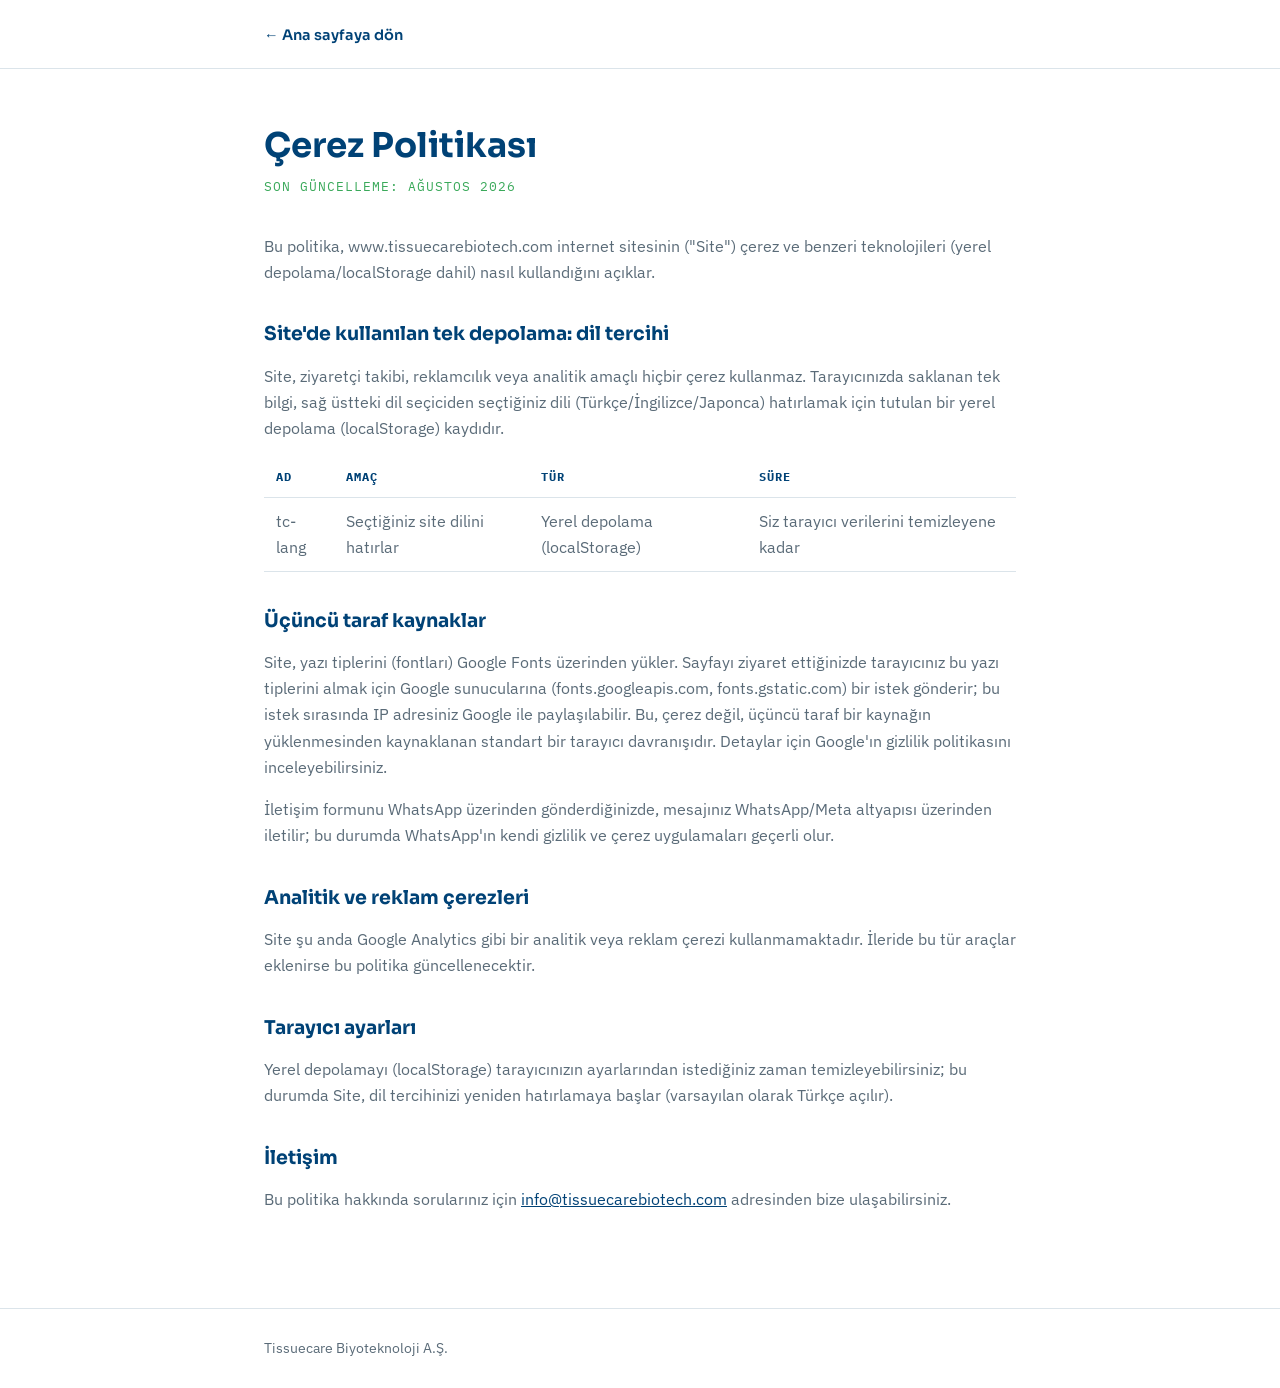
<file: cerez-politikasi.html>
<!DOCTYPE html>
<html lang="tr">
<head>
<meta charset="utf-8">
<meta name="viewport" content="width=device-width, initial-scale=1">
<title>Çerez Politikası — Tissuecare Biyoteknoloji A.Ş.</title>
<meta name="robots" content="noindex">
<link rel="icon" href="/assets/images/favicon.ico" sizes="any">
<link rel="icon" href="/assets/images/favicon-32.png" type="image/png">
<link rel="preconnect" href="https://fonts.googleapis.com">
<link rel="preconnect" href="https://fonts.gstatic.com" crossorigin>
<link href="https://fonts.googleapis.com/css2?family=Sora:wght@400;500;600;700&family=IBM+Plex+Sans:ital,wght@0,400;0,500;0,600;1,400&family=IBM+Plex+Mono:wght@400;500&display=swap" rel="stylesheet">
<style>
:root{--navy:#004276;--navy-deep:#00294a;--green:#3aa95a;--lime:#6cb33f;--ink:#0d1b26;--slate:#5a6b78;--line:#dbe4ea;--paper:#f3f7f9}
*{box-sizing:border-box}
body{margin:0;background:#fff;color:var(--ink);font-family:"IBM Plex Sans",system-ui,sans-serif;font-size:16.5px;line-height:1.7}
h1,h2{font-family:"Sora",system-ui,sans-serif;color:var(--navy);line-height:1.25;margin:0}
a{color:var(--navy)}
.wrap{max-width:800px;margin:0 auto;padding:0 24px}
header{border-bottom:1px solid var(--line);padding:20px 0}
.back{display:inline-flex;align-items:center;gap:8px;font-family:"Sora";font-weight:600;font-size:14.5px;color:var(--navy);text-decoration:none}
main{padding:56px 0 80px}
h1{font-size:clamp(26px,3.4vw,34px);margin-bottom:8px}
.updated{font-family:"IBM Plex Mono";font-size:12.5px;letter-spacing:.08em;text-transform:uppercase;color:var(--green);margin-bottom:36px;display:block}
h2{font-size:19px;margin-top:38px;margin-bottom:12px}
p,li,td,th{color:var(--slate);font-size:15.5px}
table{width:100%;border-collapse:collapse;margin-top:8px}
th,td{text-align:left;padding:10px 12px;border-bottom:1px solid var(--line);vertical-align:top}
th{font-family:"IBM Plex Mono";font-size:11.5px;letter-spacing:.08em;text-transform:uppercase;color:var(--navy)}
footer{border-top:1px solid var(--line);padding:28px 0;color:var(--slate);font-size:13.5px}
</style>
</head>
<body>
<header>
  <div class="wrap"><a class="back" href="index.html">← Ana sayfaya dön</a></div>
</header>
<main>
  <div class="wrap">
    <h1>Çerez Politikası</h1>
    <span class="updated">Son güncelleme: Ağustos 2026</span>

    <p>Bu politika, www.tissuecarebiotech.com internet sitesinin ("Site") çerez ve benzeri teknolojileri (yerel depolama/localStorage dahil) nasıl kullandığını açıklar.</p>

    <h2>Site'de kullanılan tek depolama: dil tercihi</h2>
    <p>Site, ziyaretçi takibi, reklamcılık veya analitik amaçlı hiçbir çerez kullanmaz. Tarayıcınızda saklanan tek bilgi, sağ üstteki dil seçiciden seçtiğiniz dili (Türkçe/İngilizce/Japonca) hatırlamak için tutulan bir yerel depolama (localStorage) kaydıdır.</p>
    <table>
      <tr><th>Ad</th><th>Amaç</th><th>Tür</th><th>Süre</th></tr>
      <tr><td>tc-lang</td><td>Seçtiğiniz site dilini hatırlar</td><td>Yerel depolama (localStorage)</td><td>Siz tarayıcı verilerini temizleyene kadar</td></tr>
    </table>

    <h2>Üçüncü taraf kaynaklar</h2>
    <p>Site, yazı tiplerini (fontları) Google Fonts üzerinden yükler. Sayfayı ziyaret ettiğinizde tarayıcınız bu yazı tiplerini almak için Google sunucularına (fonts.googleapis.com, fonts.gstatic.com) bir istek gönderir; bu istek sırasında IP adresiniz Google ile paylaşılabilir. Bu, çerez değil, üçüncü taraf bir kaynağın yüklenmesinden kaynaklanan standart bir tarayıcı davranışıdır. Detaylar için Google'ın gizlilik politikasını inceleyebilirsiniz.</p>
    <p>İletişim formunu WhatsApp üzerinden gönderdiğinizde, mesajınız WhatsApp/Meta altyapısı üzerinden iletilir; bu durumda WhatsApp'ın kendi gizlilik ve çerez uygulamaları geçerli olur.</p>

    <h2>Analitik ve reklam çerezleri</h2>
    <p>Site şu anda Google Analytics gibi bir analitik veya reklam çerezi kullanmamaktadır. İleride bu tür araçlar eklenirse bu politika güncellenecektir.</p>

    <h2>Tarayıcı ayarları</h2>
    <p>Yerel depolamayı (localStorage) tarayıcınızın ayarlarından istediğiniz zaman temizleyebilirsiniz; bu durumda Site, dil tercihinizi yeniden hatırlamaya başlar (varsayılan olarak Türkçe açılır).</p>

    <h2>İletişim</h2>
    <p>Bu politika hakkında sorularınız için <a href="mailto:info@tissuecarebiotech.com">info@tissuecarebiotech.com</a> adresinden bize ulaşabilirsiniz.</p>
  </div>
</main>
<footer>
  <div class="wrap">Tissuecare Biyoteknoloji A.Ş.</div>
</footer>
</body>
</html>
</file>
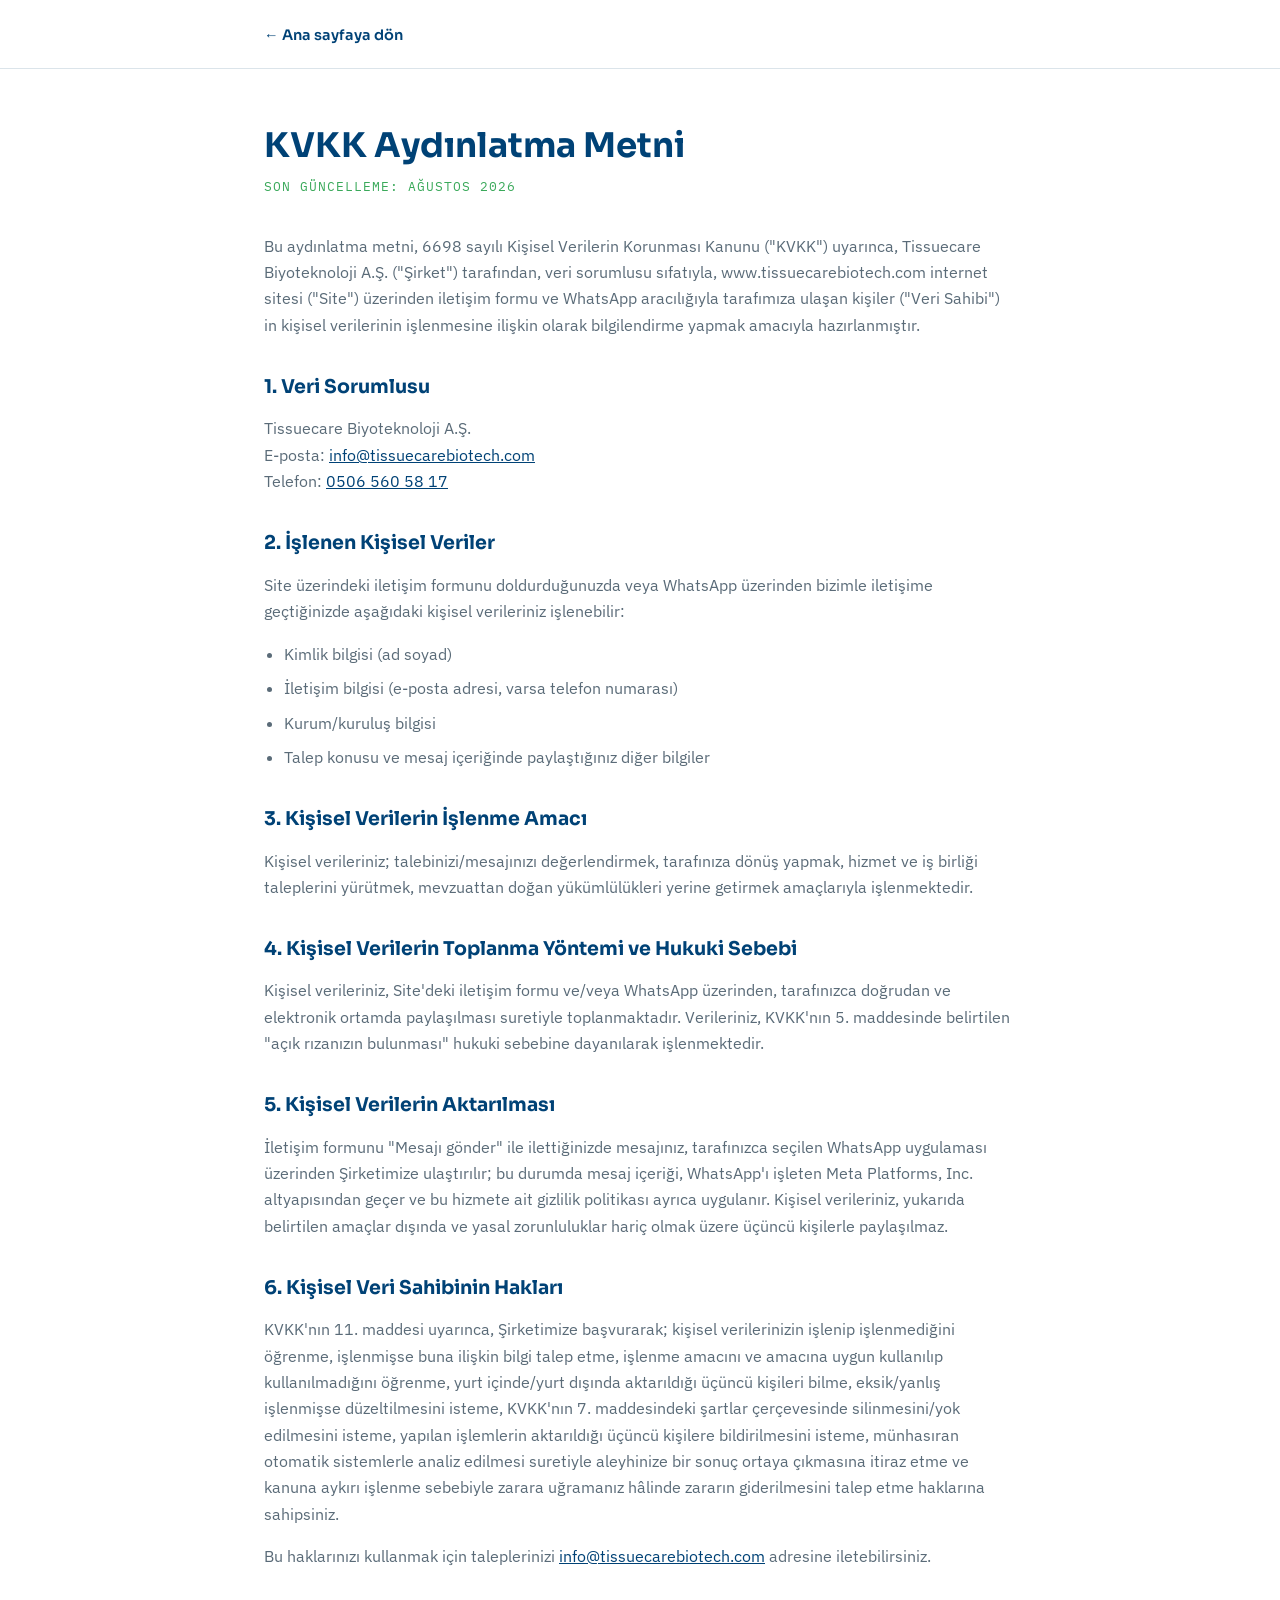
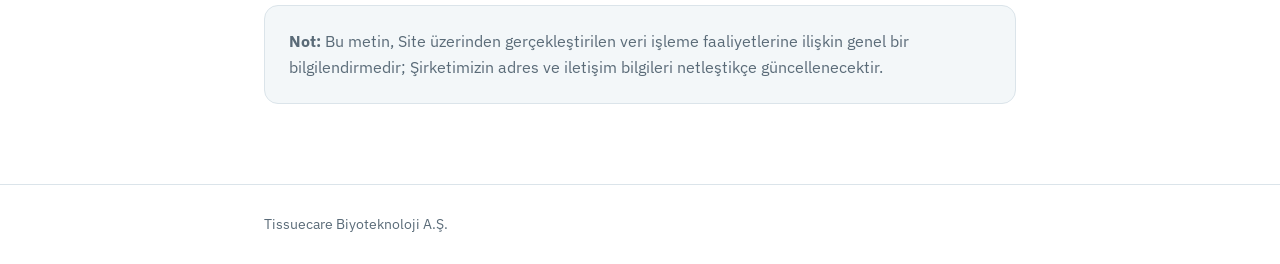
<file: kvkk.html>
<!DOCTYPE html>
<html lang="tr">
<head>
<meta charset="utf-8">
<meta name="viewport" content="width=device-width, initial-scale=1">
<title>KVKK Aydınlatma Metni — Tissuecare Biyoteknoloji A.Ş.</title>
<meta name="robots" content="noindex">
<link rel="icon" href="/assets/images/favicon.ico" sizes="any">
<link rel="icon" href="/assets/images/favicon-32.png" type="image/png">
<link rel="preconnect" href="https://fonts.googleapis.com">
<link rel="preconnect" href="https://fonts.gstatic.com" crossorigin>
<link href="https://fonts.googleapis.com/css2?family=Sora:wght@400;500;600;700&family=IBM+Plex+Sans:ital,wght@0,400;0,500;0,600;1,400&family=IBM+Plex+Mono:wght@400;500&display=swap" rel="stylesheet">
<style>
:root{--navy:#004276;--navy-deep:#00294a;--green:#3aa95a;--lime:#6cb33f;--ink:#0d1b26;--slate:#5a6b78;--line:#dbe4ea;--paper:#f3f7f9}
*{box-sizing:border-box}
body{margin:0;background:#fff;color:var(--ink);font-family:"IBM Plex Sans",system-ui,sans-serif;font-size:16.5px;line-height:1.7}
h1,h2{font-family:"Sora",system-ui,sans-serif;color:var(--navy);line-height:1.25;margin:0}
a{color:var(--navy)}
.wrap{max-width:800px;margin:0 auto;padding:0 24px}
header{border-bottom:1px solid var(--line);padding:20px 0}
.back{display:inline-flex;align-items:center;gap:8px;font-family:"Sora";font-weight:600;font-size:14.5px;color:var(--navy);text-decoration:none}
main{padding:56px 0 80px}
h1{font-size:clamp(26px,3.4vw,34px);margin-bottom:8px}
.updated{font-family:"IBM Plex Mono";font-size:12.5px;letter-spacing:.08em;text-transform:uppercase;color:var(--green);margin-bottom:36px;display:block}
h2{font-size:19px;margin-top:38px;margin-bottom:12px}
p,li{color:var(--slate);font-size:15.5px}
ul{padding-left:20px}
li{margin-bottom:8px}
.card{background:var(--paper);border:1px solid var(--line);border-radius:14px;padding:22px 24px;margin-top:36px}
.card p{margin:0}
.card p+p{margin-top:10px}
footer{border-top:1px solid var(--line);padding:28px 0;color:var(--slate);font-size:13.5px}
</style>
</head>
<body>
<header>
  <div class="wrap"><a class="back" href="index.html">← Ana sayfaya dön</a></div>
</header>
<main>
  <div class="wrap">
    <h1>KVKK Aydınlatma Metni</h1>
    <span class="updated">Son güncelleme: Ağustos 2026</span>

    <p>Bu aydınlatma metni, 6698 sayılı Kişisel Verilerin Korunması Kanunu ("KVKK") uyarınca, Tissuecare Biyoteknoloji A.Ş. ("Şirket") tarafından, veri sorumlusu sıfatıyla, www.tissuecarebiotech.com internet sitesi ("Site") üzerinden iletişim formu ve WhatsApp aracılığıyla tarafımıza ulaşan kişiler ("Veri Sahibi") in kişisel verilerinin işlenmesine ilişkin olarak bilgilendirme yapmak amacıyla hazırlanmıştır.</p>

    <h2>1. Veri Sorumlusu</h2>
    <p>Tissuecare Biyoteknoloji A.Ş.<br>
    E-posta: <a href="mailto:info@tissuecarebiotech.com">info@tissuecarebiotech.com</a><br>
    Telefon: <a href="tel:+905065605817">0506 560 58 17</a></p>

    <h2>2. İşlenen Kişisel Veriler</h2>
    <p>Site üzerindeki iletişim formunu doldurduğunuzda veya WhatsApp üzerinden bizimle iletişime geçtiğinizde aşağıdaki kişisel verileriniz işlenebilir:</p>
    <ul>
      <li>Kimlik bilgisi (ad soyad)</li>
      <li>İletişim bilgisi (e-posta adresi, varsa telefon numarası)</li>
      <li>Kurum/kuruluş bilgisi</li>
      <li>Talep konusu ve mesaj içeriğinde paylaştığınız diğer bilgiler</li>
    </ul>

    <h2>3. Kişisel Verilerin İşlenme Amacı</h2>
    <p>Kişisel verileriniz; talebinizi/mesajınızı değerlendirmek, tarafınıza dönüş yapmak, hizmet ve iş birliği taleplerini yürütmek, mevzuattan doğan yükümlülükleri yerine getirmek amaçlarıyla işlenmektedir.</p>

    <h2>4. Kişisel Verilerin Toplanma Yöntemi ve Hukuki Sebebi</h2>
    <p>Kişisel verileriniz, Site'deki iletişim formu ve/veya WhatsApp üzerinden, tarafınızca doğrudan ve elektronik ortamda paylaşılması suretiyle toplanmaktadır. Verileriniz, KVKK'nın 5. maddesinde belirtilen "açık rızanızın bulunması" hukuki sebebine dayanılarak işlenmektedir.</p>

    <h2>5. Kişisel Verilerin Aktarılması</h2>
    <p>İletişim formunu "Mesajı gönder" ile ilettiğinizde mesajınız, tarafınızca seçilen WhatsApp uygulaması üzerinden Şirketimize ulaştırılır; bu durumda mesaj içeriği, WhatsApp'ı işleten Meta Platforms, Inc. altyapısından geçer ve bu hizmete ait gizlilik politikası ayrıca uygulanır. Kişisel verileriniz, yukarıda belirtilen amaçlar dışında ve yasal zorunluluklar hariç olmak üzere üçüncü kişilerle paylaşılmaz.</p>

    <h2>6. Kişisel Veri Sahibinin Hakları</h2>
    <p>KVKK'nın 11. maddesi uyarınca, Şirketimize başvurarak; kişisel verilerinizin işlenip işlenmediğini öğrenme, işlenmişse buna ilişkin bilgi talep etme, işlenme amacını ve amacına uygun kullanılıp kullanılmadığını öğrenme, yurt içinde/yurt dışında aktarıldığı üçüncü kişileri bilme, eksik/yanlış işlenmişse düzeltilmesini isteme, KVKK'nın 7. maddesindeki şartlar çerçevesinde silinmesini/yok edilmesini isteme, yapılan işlemlerin aktarıldığı üçüncü kişilere bildirilmesini isteme, münhasıran otomatik sistemlerle analiz edilmesi suretiyle aleyhinize bir sonuç ortaya çıkmasına itiraz etme ve kanuna aykırı işlenme sebebiyle zarara uğramanız hâlinde zararın giderilmesini talep etme haklarına sahipsiniz.</p>
    <p>Bu haklarınızı kullanmak için taleplerinizi <a href="mailto:info@tissuecarebiotech.com">info@tissuecarebiotech.com</a> adresine iletebilirsiniz.</p>

    <div class="card">
      <p><strong>Not:</strong> Bu metin, Site üzerinden gerçekleştirilen veri işleme faaliyetlerine ilişkin genel bir bilgilendirmedir; Şirketimizin adres ve iletişim bilgileri netleştikçe güncellenecektir.</p>
    </div>
  </div>
</main>
<footer>
  <div class="wrap">Tissuecare Biyoteknoloji A.Ş.</div>
</footer>
</body>
</html>
</file>
